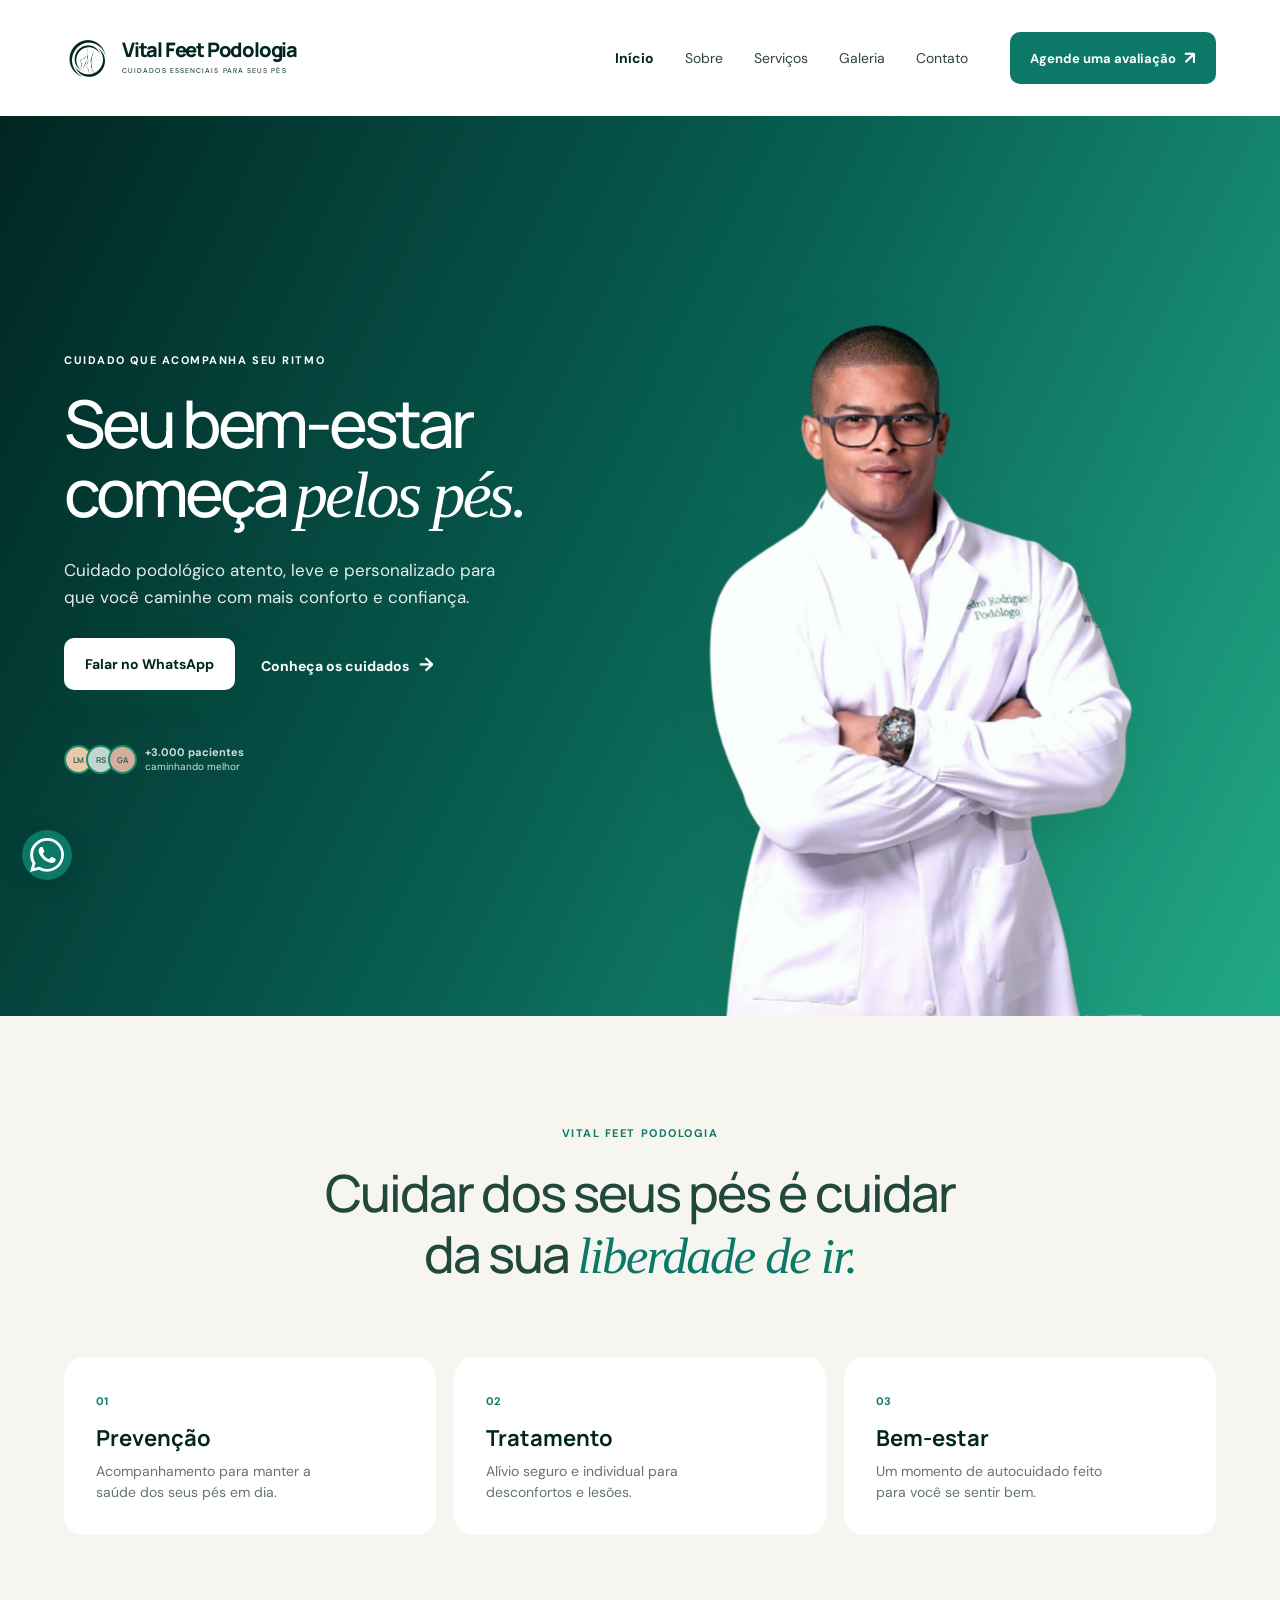
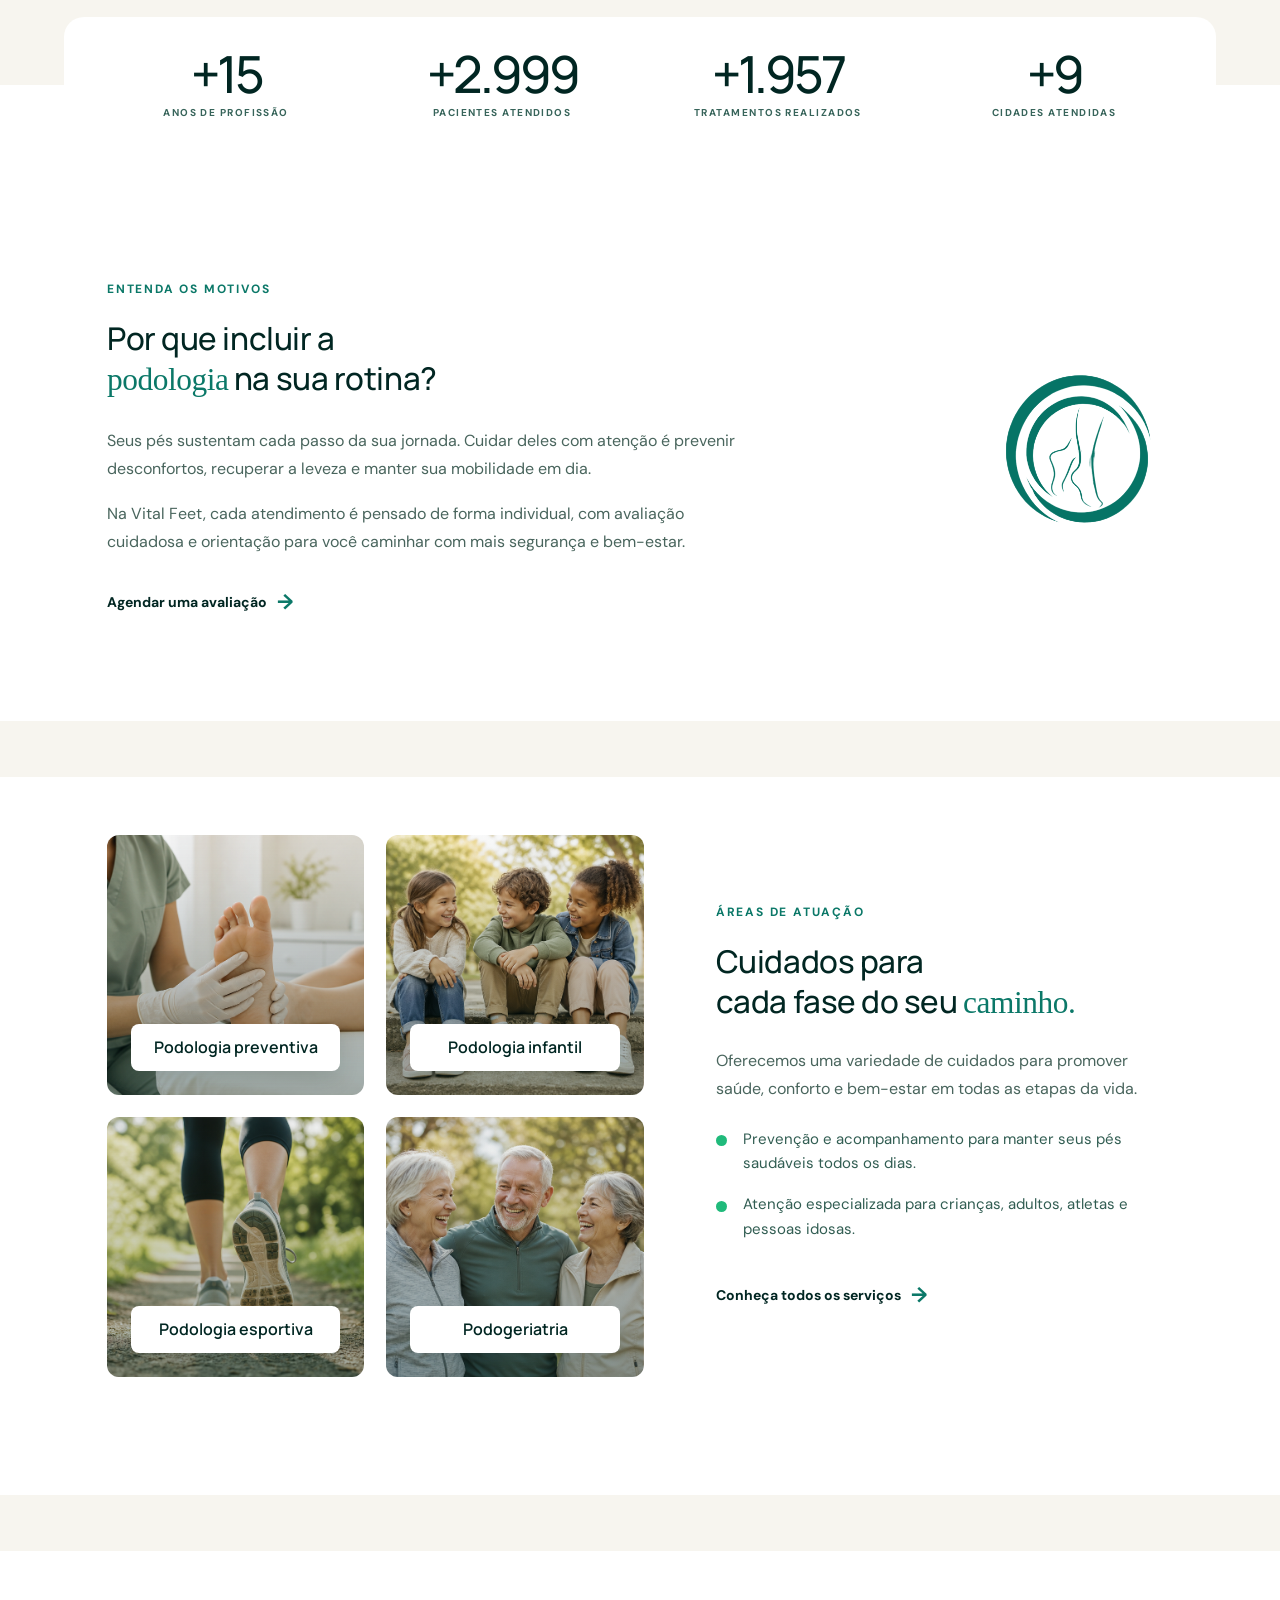
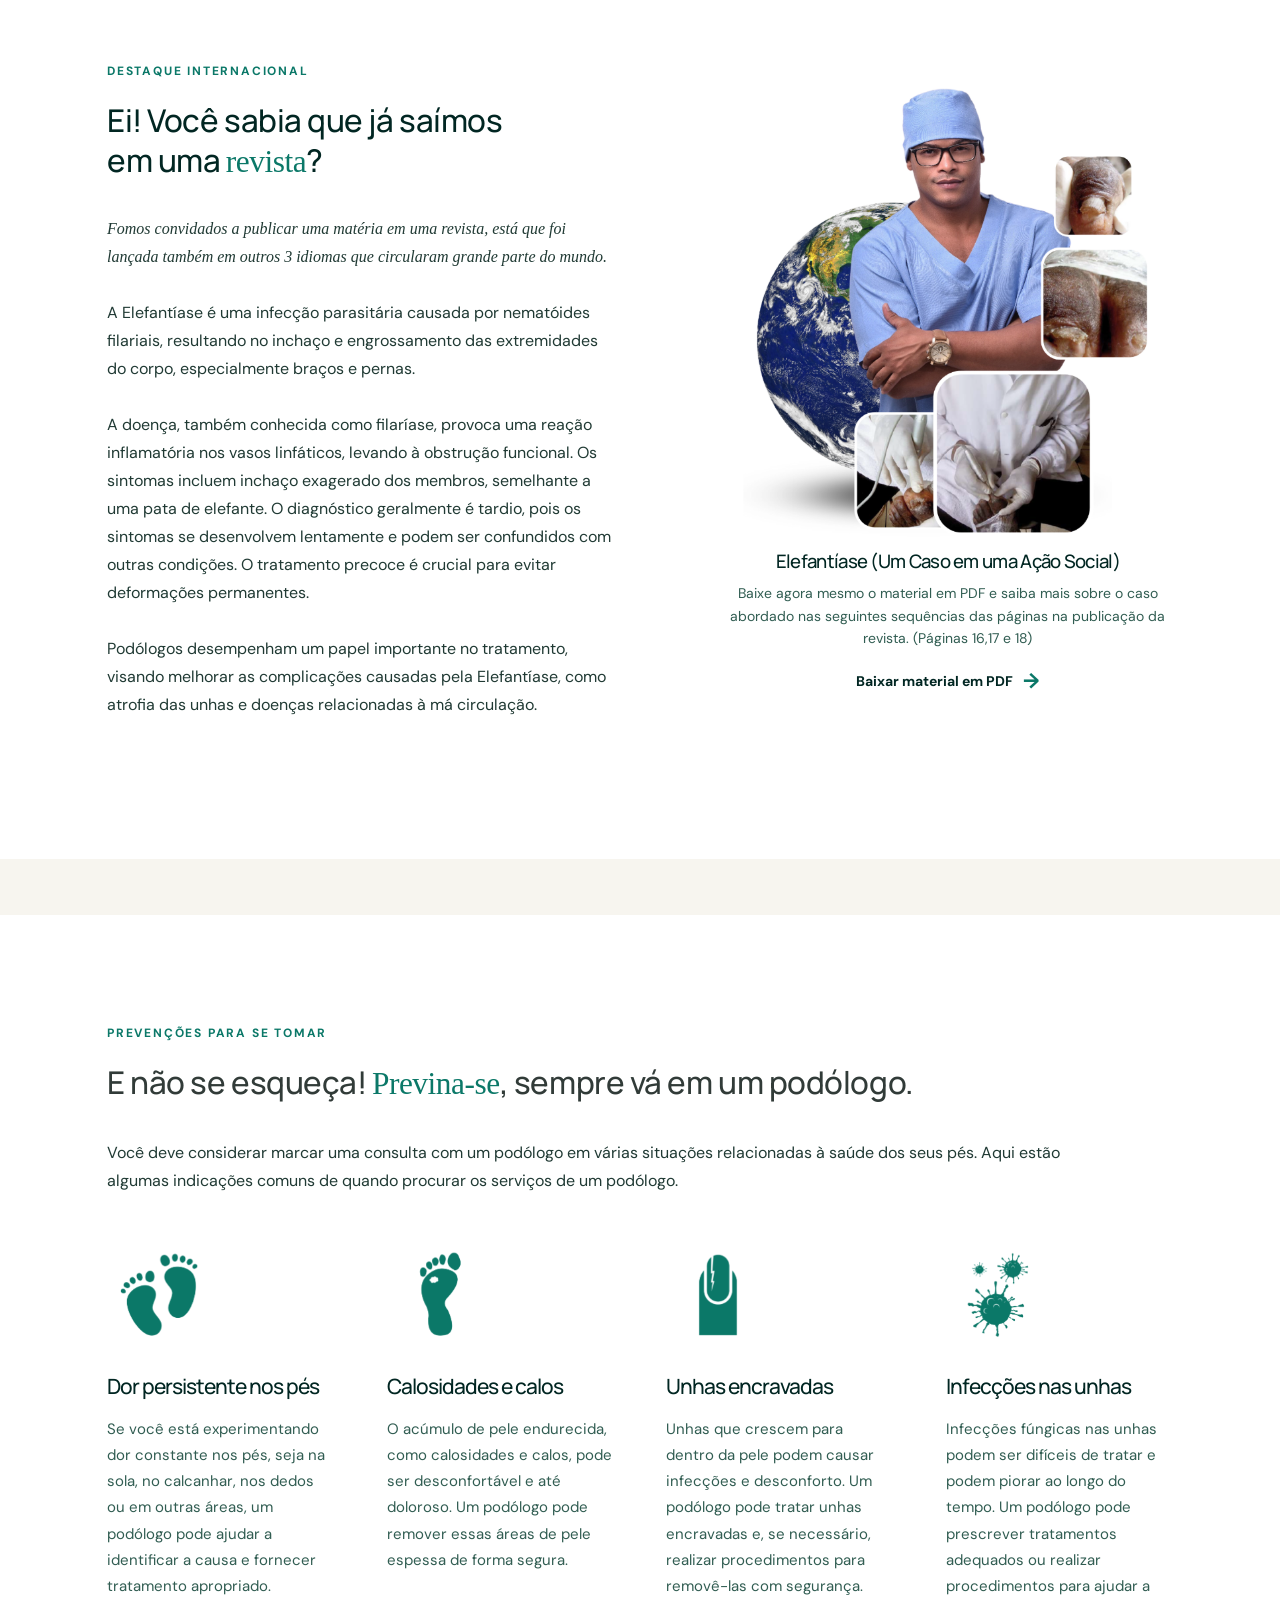
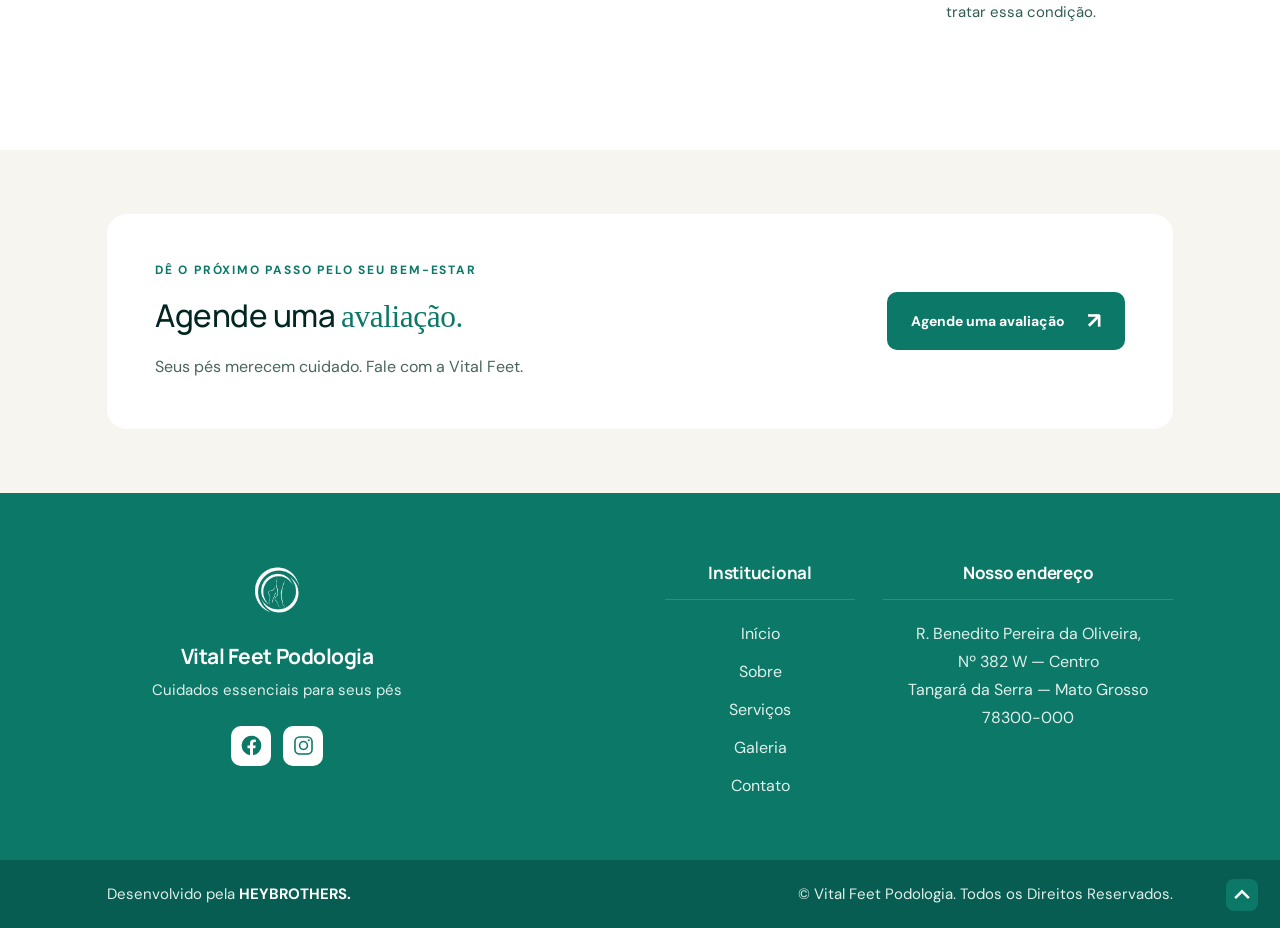
<file: index.html>
<!doctype html>
<html lang="pt-BR">
  <head>
    <meta charset="UTF-8" />
    <meta name="viewport" content="width=device-width, initial-scale=1.0" />
    <meta name="description" content="Vital Feet — cuidado podológico especializado para você caminhar com bem-estar." />
    <title>Vital Feet Podologia | Cuidados essenciais para seus pés</title>
    <link rel="icon" type="image/png" href="assets/favicon-vital-feet-podologia.png" />
    <link rel="preconnect" href="https://fonts.googleapis.com" />
    <link rel="preconnect" href="https://fonts.gstatic.com" crossorigin />
    <link href="https://fonts.googleapis.com/css2?family=DM+Sans:wght@400;500;600;700&family=Manrope:wght@400;500;600;700;800&display=swap" rel="stylesheet" />
    <link rel="stylesheet" href="styles.css" />
  </head>
  <body>
    <header class="site-header">
      <a class="brand" href="#inicio" aria-label="Vital Feet - início">
        <img class="brand-mark" src="assets/logo-vital-feet-podologia.png" alt="" />
        <span><strong>Vital Feet Podologia</strong><small>Cuidados essenciais para seus pés</small></span>
      </a>
      <button class="menu-toggle" aria-label="Abrir menu" aria-expanded="false"><span></span><span></span></button>
      <nav class="main-nav" aria-label="Navegação principal">
        <a class="active" aria-current="page" href="#inicio">Início</a>
        <a href="/sobre">Sobre</a>
        <a href="/servicos">Serviços</a>
        <a href="/galeria">Galeria</a>
        <a href="/contato">Contato</a>
      </nav>
      <a class="header-cta" href="https://vitalfeetpodologia40.booksy.com/a/" target="_blank" rel="noopener noreferrer">Agende uma avaliação <span>↗</span></a>
    </header>

    <main class="home-page">
      <section class="hero" id="inicio">
        <div class="hero-inner">
          <div class="hero-copy">
            <p class="eyebrow">cuidado que acompanha seu ritmo</p>
            <h1>Seu bem-estar<br />começa <em>pelos pés.</em></h1>
            <p class="hero-text">Cuidado podológico atento, leve e personalizado para que você caminhe com mais conforto e confiança.</p>
            <div class="hero-actions" id="agendar">
              <a class="button button-light" href="https://wa.me/5565998071796" target="_blank" rel="noreferrer">Falar no WhatsApp</a>
              <a class="text-link" href="/servicos">Conheça os cuidados <span>→</span></a>
            </div>
            <div class="trust-row"><div class="avatars"><b>LM</b><b>RS</b><b>GA</b></div><p><strong>+3.000 pacientes</strong><br />caminhando melhor</p></div>
          </div>
          <div class="hero-visual">
            <img src="assets/pedro-rodrigues-vital-feet-podologia.png" alt="Pedro Rodrigues, profissional de podologia da Vital Feet" />
          </div>
        </div>
      </section>

      <section class="intro" id="sobre"><p class="eyebrow dark">Vital Feet Podologia</p><h2>Cuidar dos seus pés é cuidar<br />da sua <em>liberdade de ir.</em></h2></section>
      <section class="services" id="servicos"><article><span>01</span><h3>Prevenção</h3><p>Acompanhamento para manter a saúde dos seus pés em dia.</p></article><article><span>02</span><h3>Tratamento</h3><p>Alívio seguro e individual para desconfortos e lesões.</p></article><article><span>03</span><h3>Bem-estar</h3><p>Um momento de autocuidado feito para você se sentir bem.</p></article></section>
      <section class="care-reasons" aria-labelledby="care-reasons-title">
        <div class="care-reasons-inner">
          <div class="results-strip" aria-label="Resultados da Vital Feet">
            <article><strong data-count="15">+15</strong><span>anos de profissão</span></article>
            <article><strong data-count="3000">+3.000</strong><span>pacientes atendidos</span></article>
            <article><strong data-count="2000">+2.000</strong><span>tratamentos realizados</span></article>
            <article><strong data-count="10">+10</strong><span>cidades atendidas</span></article>
          </div>
          <div class="reasons-content">
            <div>
              <p class="section-kicker">Entenda os motivos</p>
              <h2 id="care-reasons-title">Por que incluir a<br /><em>podologia</em> na sua rotina?</h2>
              <p>Seus pés sustentam cada passo da sua jornada. Cuidar deles com atenção é prevenir desconfortos, recuperar a leveza e manter sua mobilidade em dia.</p>
              <p>Na Vital Feet, cada atendimento é pensado de forma individual, com avaliação cuidadosa e orientação para você caminhar com mais segurança e bem-estar.</p>
              <a class="reason-link" href="https://vitalfeetpodologia40.booksy.com/a/" target="_blank" rel="noopener noreferrer">Agendar uma avaliação <span>→</span></a>
            </div>
            <img class="brand-mark" src="assets/logo-vital-feet-podologia.png" alt="" />
          </div>
        </div>
      </section>
      <section class="specialties" id="galeria" aria-labelledby="specialties-title">
        <div class="specialties-grid">
          <div class="specialty-cards">
            <article class="specialty-card preventive" role="img" aria-label="Atendimento de podologia preventiva"><span>Podologia preventiva</span></article>
            <article class="specialty-card children" role="img" aria-label="Crianças felizes em atendimento infantil"><span>Podologia infantil</span></article>
            <article class="specialty-card sports" role="img" aria-label="Pessoa correndo em parque"><span>Podologia esportiva</span></article>
            <article class="specialty-card seniors" role="img" aria-label="Pessoas idosas sorrindo ao ar livre"><span>Podogeriatria</span></article>
          </div>
          <div class="specialties-copy">
            <p class="section-kicker">Áreas de atuação</p>
            <h2 id="specialties-title">Cuidados para<br />cada fase do seu <em>caminho.</em></h2>
            <p>Oferecemos uma variedade de cuidados para promover saúde, conforto e bem-estar em todas as etapas da vida.</p>
            <ul>
              <li>Prevenção e acompanhamento para manter seus pés saudáveis todos os dias.</li>
              <li>Atenção especializada para crianças, adultos, atletas e pessoas idosas.</li>
            </ul>
            <a class="reason-link" href="/servicos">Conheça todos os serviços <span>→</span></a>
          </div>
        </div>
      </section>
      <section class="featured-story" aria-labelledby="featured-story-title">
        <div class="featured-story-grid">
          <div class="featured-story-copy">
            <p class="section-kicker">Destaque internacional</p>
            <h2 id="featured-story-title">Ei! Você sabia que já saímos<br />em uma <em>revista</em>?</h2>
            <p class="featured-lead">Fomos convidados a publicar uma matéria em uma revista, está que foi lançada também em outros 3 idiomas que circularam grande parte do mundo.</p>
            <p>A Elefantíase é uma infecção parasitária causada por nematóides filariais, resultando no inchaço e engrossamento das extremidades do corpo, especialmente braços e pernas.</p>
            <p>A doença, também conhecida como filaríase, provoca uma reação inflamatória nos vasos linfáticos, levando à obstrução funcional. Os sintomas incluem inchaço exagerado dos membros, semelhante a uma pata de elefante. O diagnóstico geralmente é tardio, pois os sintomas se desenvolvem lentamente e podem ser confundidos com outras condições. O tratamento precoce é crucial para evitar deformações permanentes.</p>
            <p>Podólogos desempenham um papel importante no tratamento, visando melhorar as complicações causadas pela Elefantíase, como atrofia das unhas e doenças relacionadas à má circulação.</p>
          </div>
          <aside class="featured-story-visual" aria-label="Atendimento especializado Vital Feet">
            <div class="featured-sticky">
              <img src="assets/destaque-revista-pedro.png" alt="Pedro Rodrigues em ação social de podologia" />
              <p class="visual-title">Elefantíase (Um Caso em uma Ação Social)</p>
              <p class="visual-caption">Baixe agora mesmo o material em PDF e saiba mais sobre o caso abordado nas seguintes sequências das páginas na publicação da revista. (Páginas 16,17 e 18)</p>
              <a class="reason-link" href="arquivos/revista-podologia.pdf" target="_blank" rel="noreferrer">Baixar material em PDF <span>→</span></a>
            </div>
          </aside>
        </div>
      </section>
      <section class="prevention" aria-labelledby="prevention-title">
        <div class="prevention-inner">
          <p class="section-kicker">Prevenções para se tomar</p>
          <h2 id="prevention-title">E não se esqueça! <em>Previna-se</em>, sempre vá em um podólogo.</h2>
          <p class="prevention-intro">Você deve considerar marcar uma consulta com um podólogo em várias situações relacionadas à saúde dos seus pés. Aqui estão algumas indicações comuns de quando procurar os serviços de um podólogo.</p>
          <div class="prevention-grid">
            <article class="prevention-card">
              <div class="prevention-icon feet" aria-hidden="true"><img src="assets/icon-inicio-1.png" alt="" width="104" height="105"></div>
              <h3>Dor persistente nos pés</h3>
              <p>Se você está experimentando dor constante nos pés, seja na sola, no calcanhar, nos dedos ou em outras áreas, um podólogo pode ajudar a identificar a causa e fornecer tratamento apropriado.</p>
            </article>
            <article class="prevention-card">
              <div class="prevention-icon callus" aria-hidden="true"><img src="assets/icon-inicio-2.png" alt="" width="104" height="105"></div>
              <h3>Calosidades e calos</h3>
              <p>O acúmulo de pele endurecida, como calosidades e calos, pode ser desconfortável e até doloroso. Um podólogo pode remover essas áreas de pele espessa de forma segura.</p>
            </article>
            <article class="prevention-card">
              <div class="prevention-icon nail" aria-hidden="true"><img src="assets/icon-inicio-3.png" alt="" width="104" height="105"></div>
              <h3>Unhas encravadas</h3>
              <p>Unhas que crescem para dentro da pele podem causar infecções e desconforto. Um podólogo pode tratar unhas encravadas e, se necessário, realizar procedimentos para removê-las com segurança.</p>
            </article>
            <article class="prevention-card">
              <div class="prevention-icon infection" aria-hidden="true"><img src="assets/icon-inicio-4.png" alt="" width="104" height="105"></div>
              <h3>Infecções nas unhas</h3>
              <p>Infecções fúngicas nas unhas podem ser difíceis de tratar e podem piorar ao longo do tempo. Um podólogo pode prescrever tratamentos adequados ou realizar procedimentos para ajudar a tratar essa condição.</p>
            </article>
          </div>
        </div>
      </section>
    </main>
    <footer class="site-footer" id="contato">
      <section class="footer-booking" aria-labelledby="footer-booking-title">
        <div class="footer-booking-inner">
          <div class="footer-booking-copy">
            <p class="section-kicker">Dê o próximo passo pelo seu bem-estar</p>
            <h2 id="footer-booking-title">Agende uma <em>avaliação.</em></h2>
            <p>Seus pés merecem cuidado. Fale com a Vital Feet.</p>
          </div>
          <a class="footer-booking-button" href="https://vitalfeetpodologia40.booksy.com/a/" target="_blank" rel="noopener noreferrer">Agende uma avaliação <span aria-hidden="true">↗</span></a>
        </div>
      </section>
      <div class="footer-main">
        <div class="footer-grid">
          <div class="footer-brand">
            <a href="#inicio" aria-label="Vital Feet Podologia — início"><img src="assets/logo-vital-feet-podologia.png" alt="" width="80" height="80" /></a>
            <p>Vital Feet Podologia<br /><span>Cuidados essenciais para seus pés</span></p>
            <div class="footer-socials" aria-label="Redes sociais">
              <a class="footer-social" href="https://www.facebook.com/vitalfeetpodologia/" target="_blank" rel="noopener noreferrer" aria-label="Facebook"><svg viewBox="0 0 32 32" aria-hidden="true"><path fill="currentColor" d="M31 16a15 15 0 1 0-17.3 14.8V20.3H9.9V16h3.8v-3.3c0-3.8 2.2-5.9 5.6-5.9 1.6 0 3.3.3 3.3.3v3.7h-1.9c-1.8 0-2.4 1.1-2.4 2.3V16h4.1l-.7 4.3h-3.4v10.5A15 15 0 0 0 31 16Z"/></svg></a>
              <a class="footer-social" href="https://www.instagram.com/vitalfeetpodologia/" target="_blank" rel="noopener noreferrer" aria-label="Instagram"><svg viewBox="0 0 32 32" fill="none" stroke="currentColor" stroke-width="2.4" aria-hidden="true"><rect x="3" y="3" width="26" height="26" rx="7"/><circle cx="16" cy="16" r="6"/><circle cx="24" cy="8" r="1.5" fill="currentColor" stroke="none"/></svg></a>
            </div>
          </div>
          <nav class="footer-column" aria-label="Institucional">
            <h2>Institucional</h2>
            <ul><li><a href="#inicio">Início</a></li><li><a href="/sobre">Sobre</a></li><li><a href="/servicos">Serviços</a></li><li><a href="/galeria">Galeria</a></li><li><a href="/contato">Contato</a></li></ul>
          </nav>
          <div class="footer-column">
            <h2>Nosso endereço</h2>
            <address><a class="footer-address-link" href="https://google.com/maps?gs_lcrp=EgZjaHJvbWUqDQgAEAAY4wIYgAQYnwQyDQgAEAAY4wIYgAQYnwQyDAgBEC4YJxivARjHATIKCAIQABiABBiiBDIKCAMQABiABBiiBDIHCAQQABjvBTIKCAUQABiABBiiBDIGCAYQRRg80gEIMzYwNGowajeoAgiwAgHxBWgf-cQ7dgmY&amp;um=1&amp;ie=UTF-8&amp;fb=1&amp;gl=br&amp;sa=X&amp;geocode=KUtLajRk-5iTMRIaLidUxCcd&amp;daddr=R.+Benedito+Pereira+da+Oliveira+(05),+382+W+-+Centro,+Tangará+da+Serra+-+MT,+78300-000" target="_blank" rel="noopener noreferrer"><span class="address-line">R. Benedito Pereira da Oliveira,</span><span class="address-line">Nº&nbsp;382&nbsp;W — Centro</span><span class="address-line">Tangará da Serra — Mato Grosso</span><span class="address-line">78300-000</span></a></address>
          </div>
        </div>
      </div>
      <div class="footer-bottom"><div><p>Desenvolvido pela <a href="https://heybrothers.vercel.app/" target="_blank" rel="noopener noreferrer"><strong>HEYBROTHERS.</strong></a></p><p>© Vital Feet Podologia. Todos os Direitos Reservados.</p></div></div>
      <a class="footer-back-top" href="#inicio" aria-label="Voltar ao início"><svg viewBox="0 0 32 32" fill="none" stroke="currentColor" stroke-width="4" aria-hidden="true"><path d="m5 21 11-11 11 11"/></svg></a>
    </footer>
    <a class="footer-whatsapp" href="https://wa.me/5565998071796" target="_blank" rel="noreferrer" aria-label="Falar com a Vital Feet pelo WhatsApp"><svg viewBox="0 0 24 24" fill="currentColor" aria-hidden="true"><path d="M20.52 3.48A11.87 11.87 0 0 0 12.05 0C5.46 0 .1 5.36 .1 11.95c0 2.11 .55 4.17 1.6 5.99L0 24l6.24-1.64a11.94 11.94 0 0 0 5.8 1.48h.01c6.59 0 11.95-5.36 11.95-11.95 0-3.19-1.24-6.19-3.48-8.41ZM12.05 21.82a9.9 9.9 0 0 1-5.04-1.38l-.36-.22-3.7.97.99-3.61-.24-.37a9.87 9.87 0 0 1-1.51-5.26c0-5.48 4.46-9.94 9.95-9.94a9.87 9.87 0 0 1 7.02 2.91 9.87 9.87 0 0 1 2.91 7.03c0 5.48-4.46 9.87-10.02 9.87Zm5.45-7.44c-.3-.15-1.77-.87-2.04-.97-.27-.1-.47-.15-.67.15-.2.3-.77.97-.94 1.17-.17.2-.35.22-.65.07-.3-.15-1.26-.46-2.39-1.47-.88-.78-1.47-1.75-1.64-2.05-.17-.3-.02-.46.13-.61.13-.13.3-.35.45-.52.15-.17.2-.3.3-.5.1-.2.05-.37-.02-.52-.08-.15-.67-1.62-.92-2.22-.24-.58-.49-.5-.67-.51h-.57c-.2 0-.52.07-.8.37-.27.3-1.04 1.02-1.04 2.49s1.07 2.89 1.22 3.09c.15.2 2.1 3.21 5.09 4.5.71.31 1.26.49 1.69.62.71.22 1.36.19 1.87.12.57-.08 1.77-.72 2.02-1.42.25-.7.25-1.3.17-1.42-.07-.12-.27-.2-.57-.35Z"/></svg></a>
    <script src="script.js"></script>
  </body>
</html>
</file>
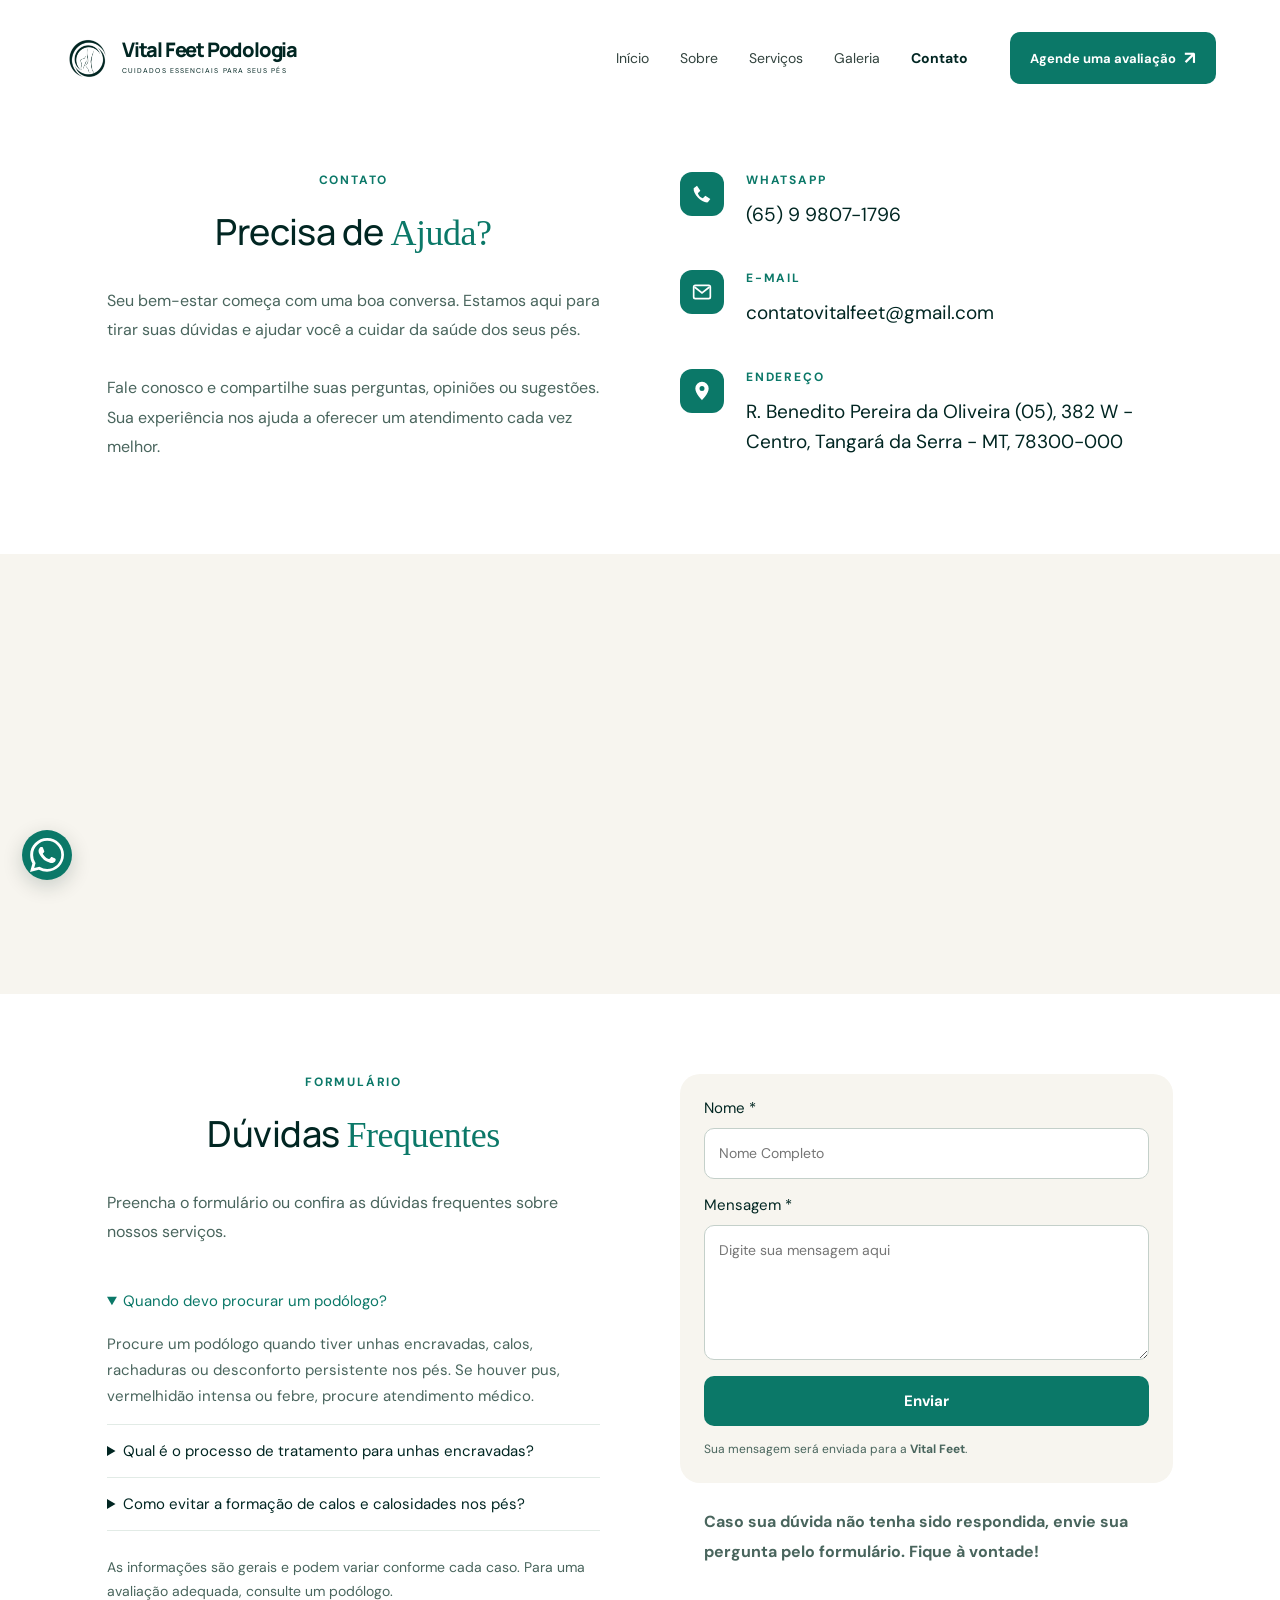
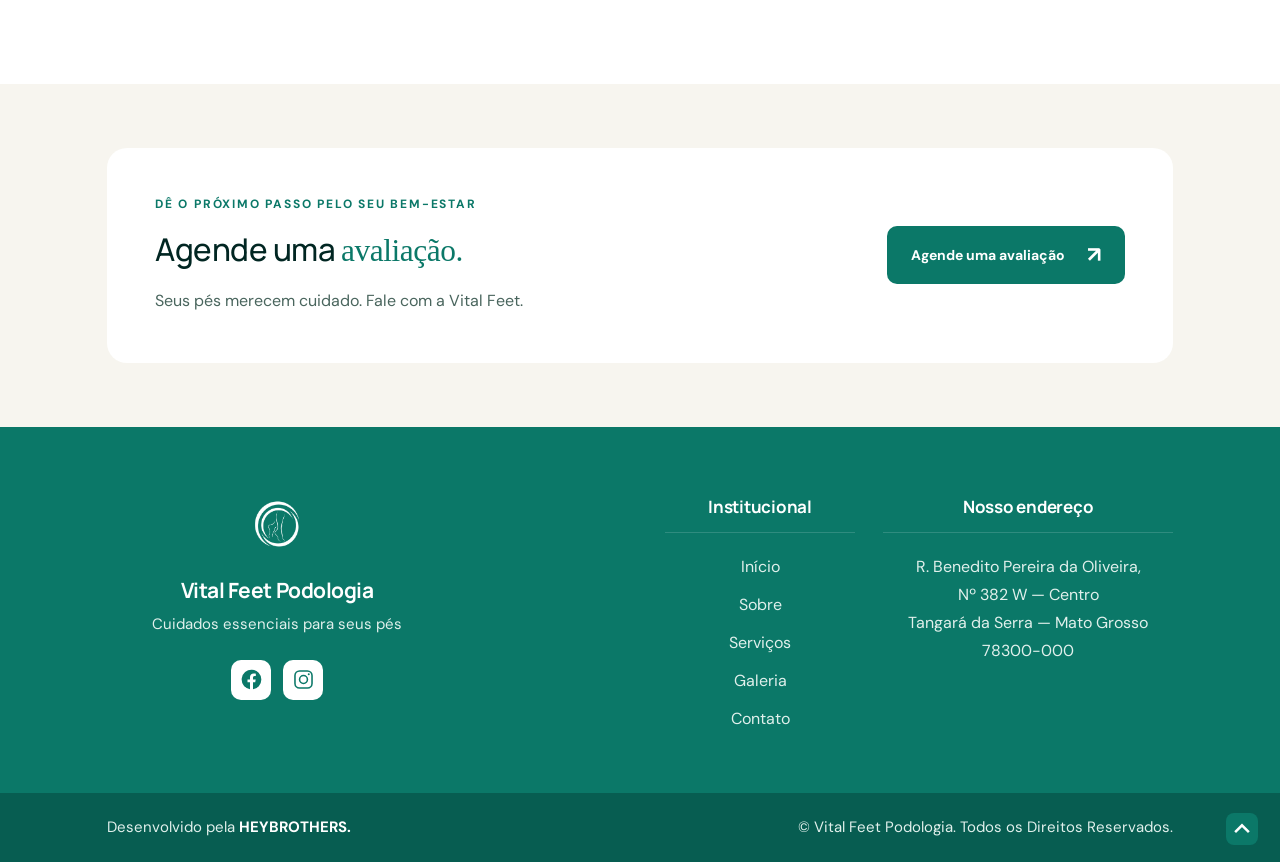
<file: contato.html>
<!doctype html>
<html lang="pt-BR">
  <head>
    <meta charset="UTF-8" />
    <meta name="viewport" content="width=device-width, initial-scale=1.0" />
    <meta name="description" content="Fale com a Vital Feet Podologia. Contato, localização e dúvidas frequentes." />
    <title>Contato | Vital Feet Podologia</title>
    <link rel="icon" type="image/png" href="assets/favicon-vital-feet-podologia.png" />
    <link rel="preconnect" href="https://fonts.googleapis.com" />
    <link rel="preconnect" href="https://fonts.gstatic.com" crossorigin />
    <link href="https://fonts.googleapis.com/css2?family=DM+Sans:wght@400;500;600;700&family=Manrope:wght@400;500;600;700;800&display=swap" rel="stylesheet" />
    <link rel="stylesheet" href="styles.css" />
  </head>
  <body>
    <header class="site-header">
      <a class="brand" href="/" aria-label="Vital Feet - início">
        <img class="brand-mark" src="assets/logo-vital-feet-podologia.png" alt="" />
        <span><strong>Vital Feet Podologia</strong><small>Cuidados essenciais para seus pés</small></span>
      </a>
      <button class="menu-toggle" aria-label="Abrir menu" aria-expanded="false"><span></span><span></span></button>
      <nav class="main-nav" aria-label="Navegação principal">
        <a href="/">Início</a>
        <a href="/sobre">Sobre</a>
        <a href="/servicos">Serviços</a>
        <a href="/galeria">Galeria</a>
        <a class="active" aria-current="page" href="/contato">Contato</a>
      </nav>
      <a class="header-cta" href="https://vitalfeetpodologia40.booksy.com/a/" target="_blank" rel="noopener noreferrer">Agende uma avaliação <span>↗</span></a>
    </header>

    <main class="contact-page" id="contato-topo">
      <section class="contact-intro contact-grid" aria-labelledby="contact-title">
        <div class="contact-copy"><p class="section-kicker">Contato</p><h1 id="contact-title">Precisa de <em>Ajuda?</em></h1>
          <p>Seu bem-estar começa com uma boa conversa. Estamos aqui para tirar suas dúvidas e ajudar você a cuidar da saúde dos seus pés.</p>
          <p>Fale conosco e compartilhe suas perguntas, opiniões ou sugestões. Sua experiência nos ajuda a oferecer um atendimento cada vez melhor.</p>
        </div>
        <div class="contact-methods">
          <a class="contact-method" href="https://wa.me/5565998071796" target="_blank" rel="noopener noreferrer"><span class="contact-icon" aria-hidden="true"><svg viewBox="0 0 24 24" fill="currentColor"><path d="M6 2 2 5c-1 7 10 18 17 17l3-4-6-4-3 3c-3-1-5-3-6-6l3-3-4-6Z"/></svg></span><span><span class="section-kicker">WhatsApp</span><strong>(65) 9 9807-1796</strong></span></a>
          <a class="contact-method" href="mailto:contatovitalfeet@gmail.com"><span class="contact-icon" aria-hidden="true"><svg viewBox="0 0 24 24" fill="none" stroke="currentColor" stroke-width="2"><rect x="2" y="4" width="20" height="16" rx="2"/><path d="m3 6 9 7 9-7"/></svg></span><span><span class="section-kicker">E-mail</span><strong>contatovitalfeet@gmail.com</strong></span></a>
          <a class="contact-method" href="https://google.com/maps?gs_lcrp=EgZjaHJvbWUqDQgAEAAY4wIYgAQYnwQyDQgAEAAY4wIYgAQYnwQyDAgBEC4YJxivARjHATIKCAIQABiABBiiBDIKCAMQABiABBiiBDIHCAQQABjvBTIKCAUQABiABBiiBDIGCAYQRRg80gEIMzYwNGowajeoAgiwAgHxBWgf-cQ7dgmY&amp;um=1&amp;ie=UTF-8&amp;fb=1&amp;gl=br&amp;sa=X&amp;geocode=KUtLajRk-5iTMRIaLidUxCcd&amp;daddr=R.+Benedito+Pereira+da+Oliveira+(05),+382+W+-+Centro,+Tangará+da+Serra+-+MT,+78300-000" target="_blank" rel="noopener noreferrer"><span class="contact-icon" aria-hidden="true"><svg viewBox="0 0 24 24" fill="currentColor"><path d="M12 1a8 8 0 0 0-8 8c0 6 8 14 8 14s8-8 8-14a8 8 0 0 0-8-8Zm0 11a3 3 0 1 1 0-6 3 3 0 0 1 0 6Z"/></svg></span><span><span class="section-kicker">Endereço</span><strong>R. Benedito Pereira da Oliveira (05), 382 W - Centro, Tangará da Serra - MT, 78300-000</strong></span></a>
        </div>
      </section>
      <section class="contact-map" aria-label="Localização da Vital Feet">
        <iframe class="contact-map-frame" title="Localização da Vital Feet Podologia no Google Maps" src="https://maps.google.com/maps?q=Vital%20Feet%20Podologia%2C%20R.%20Benedito%20Pereira%20da%20Oliveira%20%2805%29%2C%20382%20W%2C%20Centro%2C%20Tangar%C3%A1%20da%20Serra%2C%20MT%2C%2078300-000&amp;output=embed" loading="lazy" referrerpolicy="no-referrer-when-downgrade" allowfullscreen></iframe>
      </section>
      <section class="contact-form-section contact-grid" aria-labelledby="contact-faq-title">
        <div class="contact-copy"><p class="section-kicker">Formulário</p><h2 id="contact-faq-title">Dúvidas <em>Frequentes</em></h2><p>Preencha o formulário ou confira as dúvidas frequentes sobre nossos serviços.</p><details class="contact-faq" name="contact-faq" open><summary>Quando devo procurar um podólogo?</summary><p>Procure um podólogo quando tiver unhas encravadas, calos, rachaduras ou desconforto persistente nos pés. Se houver pus, vermelhidão intensa ou febre, procure atendimento médico.</p></details><details class="contact-faq" name="contact-faq"><summary>Qual é o processo de tratamento para unhas encravadas?</summary><p>O tratamento começa com a avaliação da unha e da pele ao redor. Conforme o caso, pode ser necessário retirar a parte da unha que machuca e orientar o corte correto. Casos com infecção ou recorrentes podem precisar de avaliação médica.</p></details><details class="contact-faq" name="contact-faq"><summary>Como evitar a formação de calos e calosidades nos pés?</summary><p>Use calçados confortáveis, que não apertem, e meias que reduzam o atrito. Hidrate os pés regularmente e evite cortar calos em casa. Se persistirem ou causarem dor, procure um podólogo.</p></details><p class="contact-faq-note">As informações são gerais e podem variar conforme cada caso. Para uma avaliação adequada, consulte um podólogo.</p></div>
        <div class="contact-form-column">
          <form class="contact-form" id="contact-form">
            <label for="contact-name">Nome <span aria-hidden="true">*</span></label><input id="contact-name" name="name" autocomplete="name" placeholder="Nome Completo" required maxlength="120" />
            <label for="contact-message">Mensagem <span aria-hidden="true">*</span></label><textarea id="contact-message" name="message" placeholder="Digite sua mensagem aqui" required rows="5" maxlength="3000"></textarea>
            <button type="submit">Enviar</button><p class="contact-form-note">Sua mensagem será enviada para a <strong>Vital Feet</strong>.</p>
          </form>
          <div class="contact-form-note-copy"><p><strong>Caso sua dúvida não tenha sido respondida, envie sua pergunta pelo formulário. Fique à vontade!</strong></p></div>
        </div>
      </section>
    </main>
    <footer class="site-footer" id="contato">
      <section class="footer-booking" aria-labelledby="footer-booking-title">
        <div class="footer-booking-inner">
          <div class="footer-booking-copy">
            <p class="section-kicker">Dê o próximo passo pelo seu bem-estar</p>
            <h2 id="footer-booking-title">Agende uma <em>avaliação.</em></h2>
            <p>Seus pés merecem cuidado. Fale com a Vital Feet.</p>
          </div>
          <a class="footer-booking-button" href="https://vitalfeetpodologia40.booksy.com/a/" target="_blank" rel="noopener noreferrer">Agende uma avaliação <span aria-hidden="true">↗</span></a>
        </div>
      </section>
      <div class="footer-main">
        <div class="footer-grid">
          <div class="footer-brand">
            <a href="/" aria-label="Vital Feet Podologia — início"><img src="assets/logo-vital-feet-podologia.png" alt="" width="80" height="80" /></a>
            <p>Vital Feet Podologia<br /><span>Cuidados essenciais para seus pés</span></p>
            <div class="footer-socials" aria-label="Redes sociais">
              <a class="footer-social" href="https://www.facebook.com/vitalfeetpodologia/" target="_blank" rel="noopener noreferrer" aria-label="Facebook"><svg viewBox="0 0 32 32" aria-hidden="true"><path fill="currentColor" d="M31 16a15 15 0 1 0-17.3 14.8V20.3H9.9V16h3.8v-3.3c0-3.8 2.2-5.9 5.6-5.9 1.6 0 3.3.3 3.3.3v3.7h-1.9c-1.8 0-2.4 1.1-2.4 2.3V16h4.1l-.7 4.3h-3.4v10.5A15 15 0 0 0 31 16Z"/></svg></a>
              <a class="footer-social" href="https://www.instagram.com/vitalfeetpodologia/" target="_blank" rel="noopener noreferrer" aria-label="Instagram"><svg viewBox="0 0 32 32" fill="none" stroke="currentColor" stroke-width="2.4" aria-hidden="true"><rect x="3" y="3" width="26" height="26" rx="7"/><circle cx="16" cy="16" r="6"/><circle cx="24" cy="8" r="1.5" fill="currentColor" stroke="none"/></svg></a>
            </div>
          </div>
          <nav class="footer-column" aria-label="Institucional">
            <h2>Institucional</h2>
            <ul><li><a href="/">Início</a></li><li><a href="/sobre">Sobre</a></li><li><a href="/servicos">Serviços</a></li><li><a href="/galeria">Galeria</a></li><li><a class="active" aria-current="page" href="/contato">Contato</a></li></ul>
          </nav>
          <div class="footer-column">
            <h2>Nosso endereço</h2>
            <address><a class="footer-address-link" href="https://google.com/maps?gs_lcrp=EgZjaHJvbWUqDQgAEAAY4wIYgAQYnwQyDQgAEAAY4wIYgAQYnwQyDAgBEC4YJxivARjHATIKCAIQABiABBiiBDIKCAMQABiABBiiBDIHCAQQABjvBTIKCAUQABiABBiiBDIGCAYQRRg80gEIMzYwNGowajeoAgiwAgHxBWgf-cQ7dgmY&amp;um=1&amp;ie=UTF-8&amp;fb=1&amp;gl=br&amp;sa=X&amp;geocode=KUtLajRk-5iTMRIaLidUxCcd&amp;daddr=R.+Benedito+Pereira+da+Oliveira+(05),+382+W+-+Centro,+Tangará+da+Serra+-+MT,+78300-000" target="_blank" rel="noopener noreferrer"><span class="address-line">R. Benedito Pereira da Oliveira,</span><span class="address-line">Nº&nbsp;382&nbsp;W — Centro</span><span class="address-line">Tangará da Serra — Mato Grosso</span><span class="address-line">78300-000</span></a></address>
          </div>
        </div>
      </div>
      <div class="footer-bottom"><div><p>Desenvolvido pela <a href="https://heybrothers.vercel.app/" target="_blank" rel="noopener noreferrer"><strong>HEYBROTHERS.</strong></a></p><p>© Vital Feet Podologia. Todos os Direitos Reservados.</p></div></div>
      <a class="footer-back-top" href="#contato-topo" aria-label="Voltar ao início"><svg viewBox="0 0 32 32" fill="none" stroke="currentColor" stroke-width="4" aria-hidden="true"><path d="m5 21 11-11 11 11"/></svg></a>
    </footer>
    <a class="footer-whatsapp" href="https://wa.me/5565998071796" target="_blank" rel="noreferrer" aria-label="Falar com a Vital Feet pelo WhatsApp"><svg viewBox="0 0 24 24" fill="currentColor" aria-hidden="true"><path d="M20.52 3.48A11.87 11.87 0 0 0 12.05 0C5.46 0 .1 5.36 .1 11.95c0 2.11 .55 4.17 1.6 5.99L0 24l6.24-1.64a11.94 11.94 0 0 0 5.8 1.48h.01c6.59 0 11.95-5.36 11.95-11.95 0-3.19-1.24-6.19-3.48-8.41ZM12.05 21.82a9.9 9.9 0 0 1-5.04-1.38l-.36-.22-3.7.97.99-3.61-.24-.37a9.87 9.87 0 0 1-1.51-5.26c0-5.48 4.46-9.94 9.95-9.94a9.87 9.87 0 0 1 7.02 2.91 9.87 9.87 0 0 1 2.91 7.03c0 5.48-4.46 9.87-10.02 9.87Zm5.45-7.44c-.3-.15-1.77-.87-2.04-.97-.27-.1-.47-.15-.67.15-.2.3-.77.97-.94 1.17-.17.2-.35.22-.65.07-.3-.15-1.26-.46-2.39-1.47-.88-.78-1.47-1.75-1.64-2.05-.17-.3-.02-.46.13-.61.13-.13.3-.35.45-.52.15-.17.2-.3.3-.5.1-.2.05-.37-.02-.52-.08-.15-.67-1.62-.92-2.22-.24-.58-.49-.5-.67-.51h-.57c-.2 0-.52.07-.8.37-.27.3-1.04 1.02-1.04 2.49s1.07 2.89 1.22 3.09c.15.2 2.1 3.21 5.09 4.5.71.31 1.26.49 1.69.62.71.22 1.36.19 1.87.12.57-.08 1.77-.72 2.02-1.42.25-.7.25-1.3.17-1.42-.07-.12-.27-.2-.57-.35Z"/></svg></a>
    <script src="script.js"></script>
  </body>
</html>
</file>
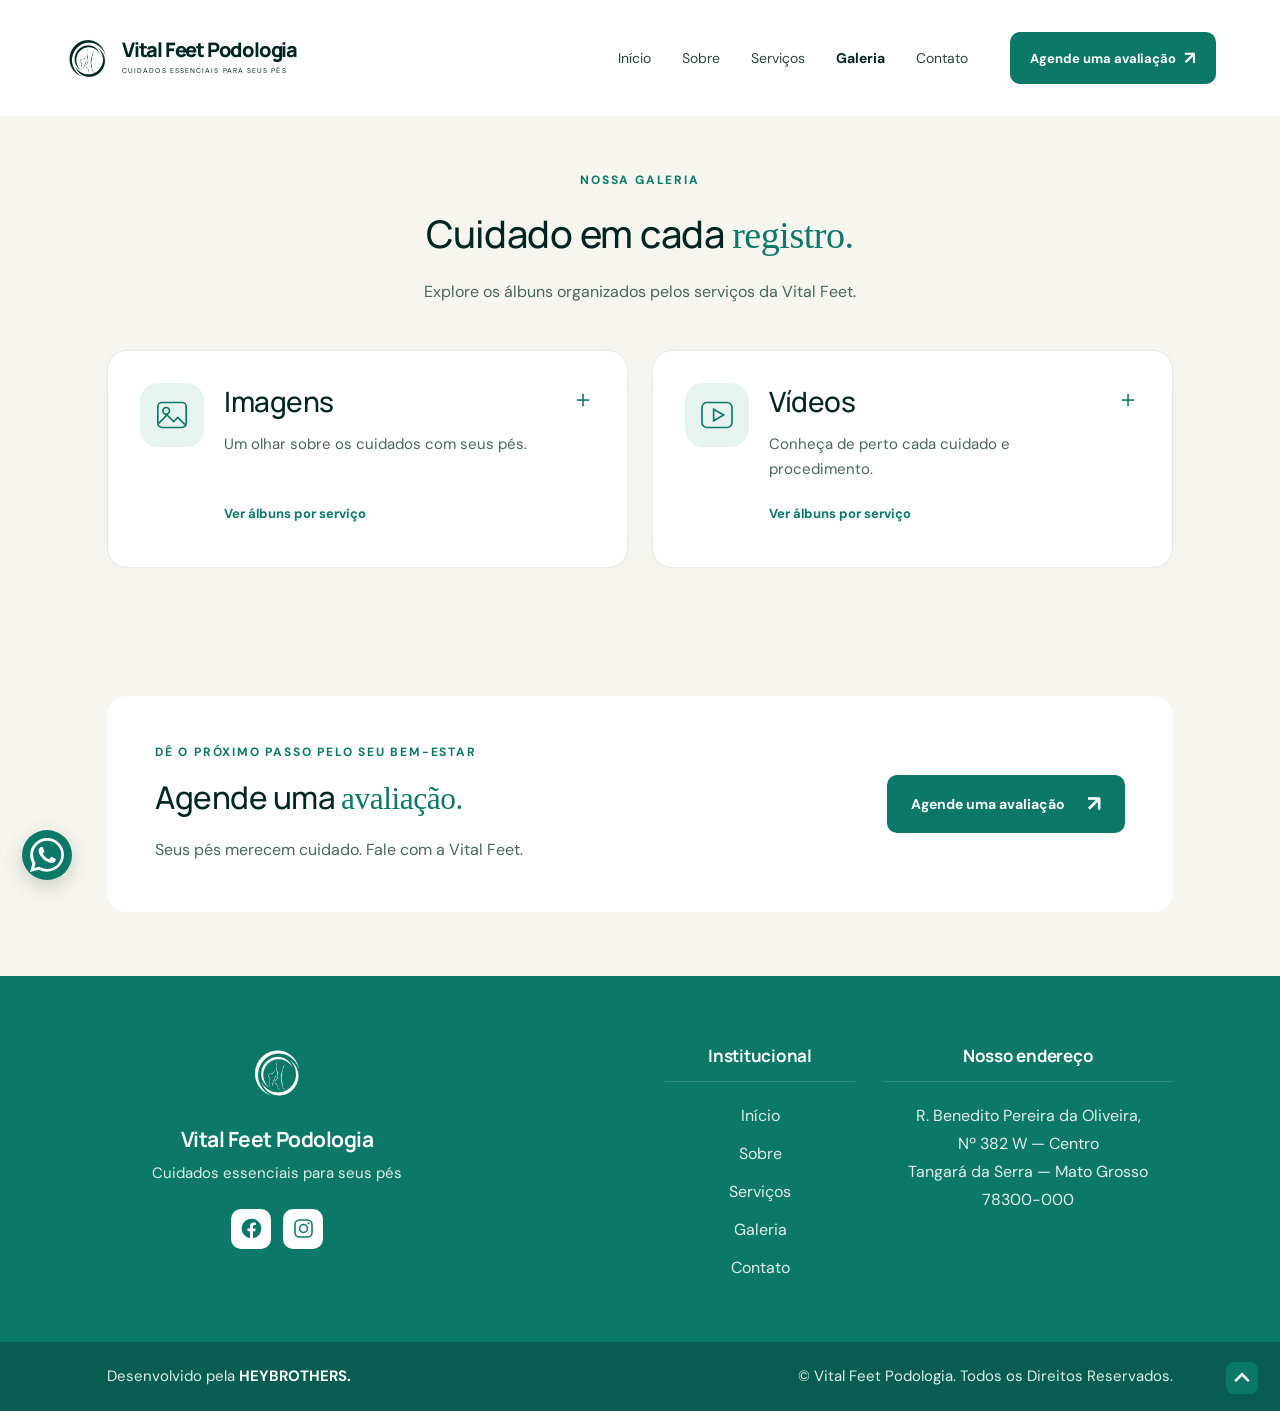
<file: galeria.html>
<!doctype html>
<html lang="pt-BR">
  <head>
    <meta charset="UTF-8" />
    <meta name="viewport" content="width=device-width, initial-scale=1.0" />
    <meta name="description" content="Galeria de imagens e vídeos organizada pelos serviços da Vital Feet Podologia." />
    <title>Galeria | Vital Feet Podologia</title>
    <link rel="icon" type="image/png" href="assets/favicon-vital-feet-podologia.png" />
    <link rel="preconnect" href="https://fonts.googleapis.com" />
    <link rel="preconnect" href="https://fonts.gstatic.com" crossorigin />
    <link href="https://fonts.googleapis.com/css2?family=DM+Sans:wght@400;500;600;700&family=Manrope:wght@400;500;600;700;800&display=swap" rel="stylesheet" />
    <link rel="stylesheet" href="styles.css" />
  </head>
  <body>
    <header class="site-header">
      <a class="brand" href="/" aria-label="Vital Feet - início">
        <img class="brand-mark" src="assets/logo-vital-feet-podologia.png" alt="" />
        <span><strong>Vital Feet Podologia</strong><small>Cuidados essenciais para seus pés</small></span>
      </a>
      <button class="menu-toggle" aria-label="Abrir menu" aria-expanded="false"><span></span><span></span></button>
      <nav class="main-nav" aria-label="Navegação principal">
        <a href="/">Início</a>
        <a href="/sobre">Sobre</a>
        <a href="/servicos">Serviços</a>
        <a class="active" aria-current="page" href="/galeria">Galeria</a>
        <a href="/contato">Contato</a>
      </nav>
      <a class="header-cta" href="https://vitalfeetpodologia40.booksy.com/a/" target="_blank" rel="noopener noreferrer">Agende uma avaliação <span>↗</span></a>
    </header>

    <main class="gallery-page" id="galeria">
      <section class="gallery-content" aria-labelledby="gallery-title">
        <div class="gallery-heading"><p class="section-kicker">Nossa galeria</p><h1 id="gallery-title">Cuidado em cada <em>registro.</em></h1><p>Explore os álbuns organizados pelos serviços da Vital Feet.</p></div>
        <div class="gallery-collections"><button type="button" class="gallery-collection gallery-trigger" data-gallery-dialog="gallery-modal-1" aria-haspopup="dialog" aria-controls="gallery-modal-1"><span class="gallery-main-icon"><svg viewBox="0 0 48 48" fill="none" stroke="currentColor" stroke-width="2" aria-hidden="true"><rect x="7" y="9" width="34" height="30" rx="5"/><circle cx="17" cy="19" r="4"/><path d="m8 34 10-10 8 8 5-5 10 10"/></svg></span><span class="gallery-summary-copy"><strong>Imagens</strong><span>Um olhar sobre os cuidados com seus pés.</span><small>Ver álbuns por serviço</small></span><span class="gallery-chevron" aria-hidden="true">＋</span></button><button type="button" class="gallery-collection gallery-trigger" data-gallery-dialog="gallery-modal-2" aria-haspopup="dialog" aria-controls="gallery-modal-2"><span class="gallery-main-icon"><svg viewBox="0 0 48 48" fill="none" stroke="currentColor" stroke-width="2" aria-hidden="true"><rect x="6" y="9" width="36" height="30" rx="6"/><path d="m20 17 12 7-12 7V17Z"/></svg></span><span class="gallery-summary-copy"><strong>Vídeos</strong><span>Conheça de perto cada cuidado e procedimento.</span><small>Ver álbuns por serviço</small></span><span class="gallery-chevron" aria-hidden="true">＋</span></button></div>
      </section>
<dialog class="gallery-modal" id="gallery-modal-1" aria-labelledby="gallery-modal-1-title"><div class="gallery-modal-header"><div><h2 id="gallery-modal-1-title">Imagens</h2></div><button class="gallery-modal-close" type="button" aria-label="Fechar álbuns de imagens" autofocus>×</button></div><div class="gallery-modal-body"><div class="gallery-albums"><article class="gallery-album"><div class="gallery-album-cover"><svg viewBox="0 0 32 32" fill="none" stroke="currentColor" stroke-width="1.8" aria-hidden="true"><path d="M3 10V7a2 2 0 0 1 2-2h8l4 4h10a2 2 0 0 1 2 2v14a2 2 0 0 1-2 2H5a2 2 0 0 1-2-2V10Z"/></svg><span>Álbum de imagens</span></div><h3>Calosidades</h3><p>Em breve</p></article><article class="gallery-album"><div class="gallery-album-cover"><svg viewBox="0 0 32 32" fill="none" stroke="currentColor" stroke-width="1.8" aria-hidden="true"><path d="M3 10V7a2 2 0 0 1 2-2h8l4 4h10a2 2 0 0 1 2 2v14a2 2 0 0 1-2 2H5a2 2 0 0 1-2-2V10Z"/></svg><span>Álbum de imagens</span></div><h3>Unhas Encravadas</h3><p>Em breve</p></article><article class="gallery-album"><div class="gallery-album-cover"><svg viewBox="0 0 32 32" fill="none" stroke="currentColor" stroke-width="1.8" aria-hidden="true"><path d="M3 10V7a2 2 0 0 1 2-2h8l4 4h10a2 2 0 0 1 2 2v14a2 2 0 0 1-2 2H5a2 2 0 0 1-2-2V10Z"/></svg><span>Álbum de imagens</span></div><h3>Rachaduras</h3><p>Em breve</p></article><article class="gallery-album"><div class="gallery-album-cover"><svg viewBox="0 0 32 32" fill="none" stroke="currentColor" stroke-width="1.8" aria-hidden="true"><path d="M3 10V7a2 2 0 0 1 2-2h8l4 4h10a2 2 0 0 1 2 2v14a2 2 0 0 1-2 2H5a2 2 0 0 1-2-2V10Z"/></svg><span>Álbum de imagens</span></div><h3>Pé Diabético</h3><p>Em breve</p></article><article class="gallery-album"><div class="gallery-album-cover"><svg viewBox="0 0 32 32" fill="none" stroke="currentColor" stroke-width="1.8" aria-hidden="true"><path d="M3 10V7a2 2 0 0 1 2-2h8l4 4h10a2 2 0 0 1 2 2v14a2 2 0 0 1-2 2H5a2 2 0 0 1-2-2V10Z"/></svg><span>Álbum de imagens</span></div><h3>Verruga (Olho de Peixe)</h3><p>Em breve</p></article><article class="gallery-album"><div class="gallery-album-cover"><svg viewBox="0 0 32 32" fill="none" stroke="currentColor" stroke-width="1.8" aria-hidden="true"><path d="M3 10V7a2 2 0 0 1 2-2h8l4 4h10a2 2 0 0 1 2 2v14a2 2 0 0 1-2 2H5a2 2 0 0 1-2-2V10Z"/></svg><span>Álbum de imagens</span></div><h3>Bicho de pé</h3><p>Em breve</p></article><article class="gallery-album"><div class="gallery-album-cover"><svg viewBox="0 0 32 32" fill="none" stroke="currentColor" stroke-width="1.8" aria-hidden="true"><path d="M3 10V7a2 2 0 0 1 2-2h8l4 4h10a2 2 0 0 1 2 2v14a2 2 0 0 1-2 2H5a2 2 0 0 1-2-2V10Z"/></svg><span>Álbum de imagens</span></div><h3>Micose</h3><p>Em breve</p></article><article class="gallery-album"><div class="gallery-album-cover"><svg viewBox="0 0 32 32" fill="none" stroke="currentColor" stroke-width="1.8" aria-hidden="true"><path d="M3 10V7a2 2 0 0 1 2-2h8l4 4h10a2 2 0 0 1 2 2v14a2 2 0 0 1-2 2H5a2 2 0 0 1-2-2V10Z"/></svg><span>Álbum de imagens</span></div><h3>Órtese</h3><p>Em breve</p></article><article class="gallery-album"><div class="gallery-album-cover"><svg viewBox="0 0 32 32" fill="none" stroke="currentColor" stroke-width="1.8" aria-hidden="true"><path d="M3 10V7a2 2 0 0 1 2-2h8l4 4h10a2 2 0 0 1 2 2v14a2 2 0 0 1-2 2H5a2 2 0 0 1-2-2V10Z"/></svg><span>Álbum de imagens</span></div><h3>Reflexologia Podal</h3><p>Em breve</p></article><article class="gallery-album"><div class="gallery-album-cover"><svg viewBox="0 0 32 32" fill="none" stroke="currentColor" stroke-width="1.8" aria-hidden="true"><path d="M3 10V7a2 2 0 0 1 2-2h8l4 4h10a2 2 0 0 1 2 2v14a2 2 0 0 1-2 2H5a2 2 0 0 1-2-2V10Z"/></svg><span>Álbum de imagens</span></div><h3>Fototerapia Laser</h3><p>Em breve</p></article><article class="gallery-album"><div class="gallery-album-cover"><svg viewBox="0 0 32 32" fill="none" stroke="currentColor" stroke-width="1.8" aria-hidden="true"><path d="M3 10V7a2 2 0 0 1 2-2h8l4 4h10a2 2 0 0 1 2 2v14a2 2 0 0 1-2 2H5a2 2 0 0 1-2-2V10Z"/></svg><span>Álbum de imagens</span></div><h3>Massagem Podal</h3><p>Em breve</p></article><article class="gallery-album"><div class="gallery-album-cover"><svg viewBox="0 0 32 32" fill="none" stroke="currentColor" stroke-width="1.8" aria-hidden="true"><path d="M3 10V7a2 2 0 0 1 2-2h8l4 4h10a2 2 0 0 1 2 2v14a2 2 0 0 1-2 2H5a2 2 0 0 1-2-2V10Z"/></svg><span>Álbum de imagens</span></div><h3>Podologia Infantil</h3><p>Em breve</p></article><article class="gallery-album"><div class="gallery-album-cover"><svg viewBox="0 0 32 32" fill="none" stroke="currentColor" stroke-width="1.8" aria-hidden="true"><path d="M3 10V7a2 2 0 0 1 2-2h8l4 4h10a2 2 0 0 1 2 2v14a2 2 0 0 1-2 2H5a2 2 0 0 1-2-2V10Z"/></svg><span>Álbum de imagens</span></div><h3>Podogeriatria</h3><p>Em breve</p></article></div></div></dialog>
<dialog class="gallery-modal" id="gallery-modal-2" aria-labelledby="gallery-modal-2-title"><div class="gallery-modal-header"><div><h2 id="gallery-modal-2-title">Vídeos</h2></div><button class="gallery-modal-close" type="button" aria-label="Fechar álbuns de vídeos" autofocus>×</button></div><div class="gallery-modal-body"><div class="gallery-albums"><article class="gallery-album"><div class="gallery-album-cover"><svg viewBox="0 0 32 32" fill="none" stroke="currentColor" stroke-width="1.8" aria-hidden="true"><path d="M3 10V7a2 2 0 0 1 2-2h8l4 4h10a2 2 0 0 1 2 2v14a2 2 0 0 1-2 2H5a2 2 0 0 1-2-2V10Z"/></svg><span>Álbum de vídeos</span></div><h3>Calosidades</h3><p>Em breve</p></article><article class="gallery-album"><div class="gallery-album-cover"><svg viewBox="0 0 32 32" fill="none" stroke="currentColor" stroke-width="1.8" aria-hidden="true"><path d="M3 10V7a2 2 0 0 1 2-2h8l4 4h10a2 2 0 0 1 2 2v14a2 2 0 0 1-2 2H5a2 2 0 0 1-2-2V10Z"/></svg><span>Álbum de vídeos</span></div><h3>Unhas Encravadas</h3><p>Em breve</p></article><article class="gallery-album"><div class="gallery-album-cover"><svg viewBox="0 0 32 32" fill="none" stroke="currentColor" stroke-width="1.8" aria-hidden="true"><path d="M3 10V7a2 2 0 0 1 2-2h8l4 4h10a2 2 0 0 1 2 2v14a2 2 0 0 1-2 2H5a2 2 0 0 1-2-2V10Z"/></svg><span>Álbum de vídeos</span></div><h3>Rachaduras</h3><p>Em breve</p></article><article class="gallery-album"><div class="gallery-album-cover"><svg viewBox="0 0 32 32" fill="none" stroke="currentColor" stroke-width="1.8" aria-hidden="true"><path d="M3 10V7a2 2 0 0 1 2-2h8l4 4h10a2 2 0 0 1 2 2v14a2 2 0 0 1-2 2H5a2 2 0 0 1-2-2V10Z"/></svg><span>Álbum de vídeos</span></div><h3>Pé Diabético</h3><p>Em breve</p></article><article class="gallery-album"><div class="gallery-album-cover"><svg viewBox="0 0 32 32" fill="none" stroke="currentColor" stroke-width="1.8" aria-hidden="true"><path d="M3 10V7a2 2 0 0 1 2-2h8l4 4h10a2 2 0 0 1 2 2v14a2 2 0 0 1-2 2H5a2 2 0 0 1-2-2V10Z"/></svg><span>Álbum de vídeos</span></div><h3>Verruga (Olho de Peixe)</h3><p>Em breve</p></article><article class="gallery-album"><div class="gallery-album-cover"><svg viewBox="0 0 32 32" fill="none" stroke="currentColor" stroke-width="1.8" aria-hidden="true"><path d="M3 10V7a2 2 0 0 1 2-2h8l4 4h10a2 2 0 0 1 2 2v14a2 2 0 0 1-2 2H5a2 2 0 0 1-2-2V10Z"/></svg><span>Álbum de vídeos</span></div><h3>Bicho de pé</h3><p>Em breve</p></article><article class="gallery-album"><div class="gallery-album-cover"><svg viewBox="0 0 32 32" fill="none" stroke="currentColor" stroke-width="1.8" aria-hidden="true"><path d="M3 10V7a2 2 0 0 1 2-2h8l4 4h10a2 2 0 0 1 2 2v14a2 2 0 0 1-2 2H5a2 2 0 0 1-2-2V10Z"/></svg><span>Álbum de vídeos</span></div><h3>Micose</h3><p>Em breve</p></article><article class="gallery-album"><div class="gallery-album-cover"><svg viewBox="0 0 32 32" fill="none" stroke="currentColor" stroke-width="1.8" aria-hidden="true"><path d="M3 10V7a2 2 0 0 1 2-2h8l4 4h10a2 2 0 0 1 2 2v14a2 2 0 0 1-2 2H5a2 2 0 0 1-2-2V10Z"/></svg><span>Álbum de vídeos</span></div><h3>Órtese</h3><p>Em breve</p></article><article class="gallery-album"><div class="gallery-album-cover"><svg viewBox="0 0 32 32" fill="none" stroke="currentColor" stroke-width="1.8" aria-hidden="true"><path d="M3 10V7a2 2 0 0 1 2-2h8l4 4h10a2 2 0 0 1 2 2v14a2 2 0 0 1-2 2H5a2 2 0 0 1-2-2V10Z"/></svg><span>Álbum de vídeos</span></div><h3>Reflexologia Podal</h3><p>Em breve</p></article><article class="gallery-album"><div class="gallery-album-cover"><svg viewBox="0 0 32 32" fill="none" stroke="currentColor" stroke-width="1.8" aria-hidden="true"><path d="M3 10V7a2 2 0 0 1 2-2h8l4 4h10a2 2 0 0 1 2 2v14a2 2 0 0 1-2 2H5a2 2 0 0 1-2-2V10Z"/></svg><span>Álbum de vídeos</span></div><h3>Fototerapia Laser</h3><p>Em breve</p></article><article class="gallery-album"><div class="gallery-album-cover"><svg viewBox="0 0 32 32" fill="none" stroke="currentColor" stroke-width="1.8" aria-hidden="true"><path d="M3 10V7a2 2 0 0 1 2-2h8l4 4h10a2 2 0 0 1 2 2v14a2 2 0 0 1-2 2H5a2 2 0 0 1-2-2V10Z"/></svg><span>Álbum de vídeos</span></div><h3>Massagem Podal</h3><p>Em breve</p></article><article class="gallery-album"><div class="gallery-album-cover"><svg viewBox="0 0 32 32" fill="none" stroke="currentColor" stroke-width="1.8" aria-hidden="true"><path d="M3 10V7a2 2 0 0 1 2-2h8l4 4h10a2 2 0 0 1 2 2v14a2 2 0 0 1-2 2H5a2 2 0 0 1-2-2V10Z"/></svg><span>Álbum de vídeos</span></div><h3>Podologia Infantil</h3><p>Em breve</p></article><article class="gallery-album"><div class="gallery-album-cover"><svg viewBox="0 0 32 32" fill="none" stroke="currentColor" stroke-width="1.8" aria-hidden="true"><path d="M3 10V7a2 2 0 0 1 2-2h8l4 4h10a2 2 0 0 1 2 2v14a2 2 0 0 1-2 2H5a2 2 0 0 1-2-2V10Z"/></svg><span>Álbum de vídeos</span></div><h3>Podogeriatria</h3><p>Em breve</p></article></div></div></dialog>
    </main>
    <footer class="site-footer" id="contato">
      <section class="footer-booking" aria-labelledby="footer-booking-title">
        <div class="footer-booking-inner">
          <div class="footer-booking-copy">
            <p class="section-kicker">Dê o próximo passo pelo seu bem-estar</p>
            <h2 id="footer-booking-title">Agende uma <em>avaliação.</em></h2>
            <p>Seus pés merecem cuidado. Fale com a Vital Feet.</p>
          </div>
          <a class="footer-booking-button" href="https://vitalfeetpodologia40.booksy.com/a/" target="_blank" rel="noopener noreferrer">Agende uma avaliação <span aria-hidden="true">↗</span></a>
        </div>
      </section>
      <div class="footer-main">
        <div class="footer-grid">
          <div class="footer-brand">
            <a href="/" aria-label="Vital Feet Podologia — início"><img src="assets/logo-vital-feet-podologia.png" alt="" width="80" height="80" /></a>
            <p>Vital Feet Podologia<br /><span>Cuidados essenciais para seus pés</span></p>
            <div class="footer-socials" aria-label="Redes sociais">
              <a class="footer-social" href="https://www.facebook.com/vitalfeetpodologia/" target="_blank" rel="noopener noreferrer" aria-label="Facebook"><svg viewBox="0 0 32 32" aria-hidden="true"><path fill="currentColor" d="M31 16a15 15 0 1 0-17.3 14.8V20.3H9.9V16h3.8v-3.3c0-3.8 2.2-5.9 5.6-5.9 1.6 0 3.3.3 3.3.3v3.7h-1.9c-1.8 0-2.4 1.1-2.4 2.3V16h4.1l-.7 4.3h-3.4v10.5A15 15 0 0 0 31 16Z"/></svg></a>
              <a class="footer-social" href="https://www.instagram.com/vitalfeetpodologia/" target="_blank" rel="noopener noreferrer" aria-label="Instagram"><svg viewBox="0 0 32 32" fill="none" stroke="currentColor" stroke-width="2.4" aria-hidden="true"><rect x="3" y="3" width="26" height="26" rx="7"/><circle cx="16" cy="16" r="6"/><circle cx="24" cy="8" r="1.5" fill="currentColor" stroke="none"/></svg></a>
            </div>
          </div>
          <nav class="footer-column" aria-label="Institucional">
            <h2>Institucional</h2>
            <ul><li><a href="/">Início</a></li><li><a href="/sobre">Sobre</a></li><li><a href="/servicos">Serviços</a></li><li><a class="active" aria-current="page" href="/galeria">Galeria</a></li><li><a href="/contato">Contato</a></li></ul>
          </nav>
          <div class="footer-column">
            <h2>Nosso endereço</h2>
            <address><a class="footer-address-link" href="https://google.com/maps?gs_lcrp=EgZjaHJvbWUqDQgAEAAY4wIYgAQYnwQyDQgAEAAY4wIYgAQYnwQyDAgBEC4YJxivARjHATIKCAIQABiABBiiBDIKCAMQABiABBiiBDIHCAQQABjvBTIKCAUQABiABBiiBDIGCAYQRRg80gEIMzYwNGowajeoAgiwAgHxBWgf-cQ7dgmY&amp;um=1&amp;ie=UTF-8&amp;fb=1&amp;gl=br&amp;sa=X&amp;geocode=KUtLajRk-5iTMRIaLidUxCcd&amp;daddr=R.+Benedito+Pereira+da+Oliveira+(05),+382+W+-+Centro,+Tangará+da+Serra+-+MT,+78300-000" target="_blank" rel="noopener noreferrer"><span class="address-line">R. Benedito Pereira da Oliveira,</span><span class="address-line">Nº&nbsp;382&nbsp;W — Centro</span><span class="address-line">Tangará da Serra — Mato Grosso</span><span class="address-line">78300-000</span></a></address>
          </div>
        </div>
      </div>
      <div class="footer-bottom"><div><p>Desenvolvido pela <a href="https://heybrothers.vercel.app/" target="_blank" rel="noopener noreferrer"><strong>HEYBROTHERS.</strong></a></p><p>© Vital Feet Podologia. Todos os Direitos Reservados.</p></div></div>
      <a class="footer-back-top" href="#galeria" aria-label="Voltar ao início"><svg viewBox="0 0 32 32" fill="none" stroke="currentColor" stroke-width="4" aria-hidden="true"><path d="m5 21 11-11 11 11"/></svg></a>
    </footer>
    <a class="footer-whatsapp" href="https://wa.me/5565998071796" target="_blank" rel="noreferrer" aria-label="Falar com a Vital Feet pelo WhatsApp"><svg viewBox="0 0 24 24" fill="currentColor" aria-hidden="true"><path d="M20.52 3.48A11.87 11.87 0 0 0 12.05 0C5.46 0 .1 5.36 .1 11.95c0 2.11 .55 4.17 1.6 5.99L0 24l6.24-1.64a11.94 11.94 0 0 0 5.8 1.48h.01c6.59 0 11.95-5.36 11.95-11.95 0-3.19-1.24-6.19-3.48-8.41ZM12.05 21.82a9.9 9.9 0 0 1-5.04-1.38l-.36-.22-3.7.97.99-3.61-.24-.37a9.87 9.87 0 0 1-1.51-5.26c0-5.48 4.46-9.94 9.95-9.94a9.87 9.87 0 0 1 7.02 2.91 9.87 9.87 0 0 1 2.91 7.03c0 5.48-4.46 9.87-10.02 9.87Zm5.45-7.44c-.3-.15-1.77-.87-2.04-.97-.27-.1-.47-.15-.67.15-.2.3-.77.97-.94 1.17-.17.2-.35.22-.65.07-.3-.15-1.26-.46-2.39-1.47-.88-.78-1.47-1.75-1.64-2.05-.17-.3-.02-.46.13-.61.13-.13.3-.35.45-.52.15-.17.2-.3.3-.5.1-.2.05-.37-.02-.52-.08-.15-.67-1.62-.92-2.22-.24-.58-.49-.5-.67-.51h-.57c-.2 0-.52.07-.8.37-.27.3-1.04 1.02-1.04 2.49s1.07 2.89 1.22 3.09c.15.2 2.1 3.21 5.09 4.5.71.31 1.26.49 1.69.62.71.22 1.36.19 1.87.12.57-.08 1.77-.72 2.02-1.42.25-.7.25-1.3.17-1.42-.07-.12-.27-.2-.57-.35Z"/></svg></a>
    <script src="script.js"></script>
  </body>
</html>
</file>
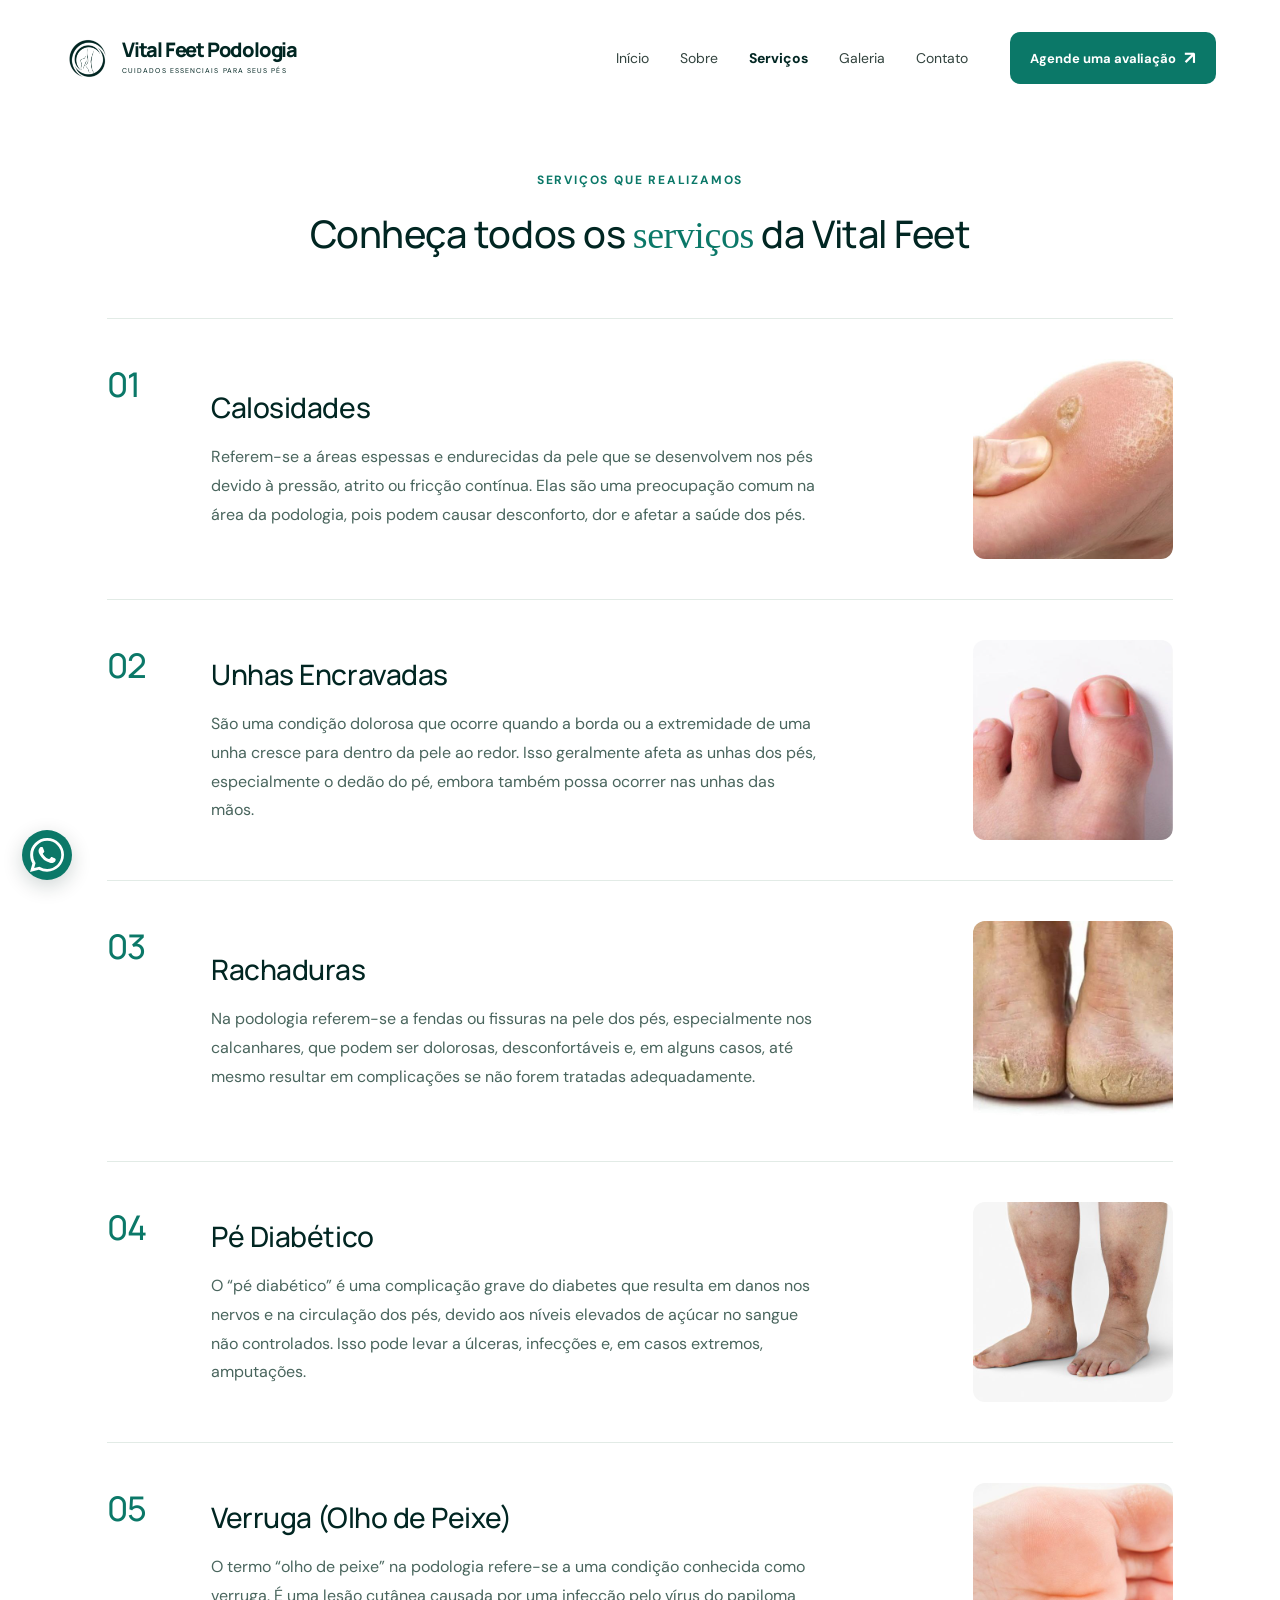
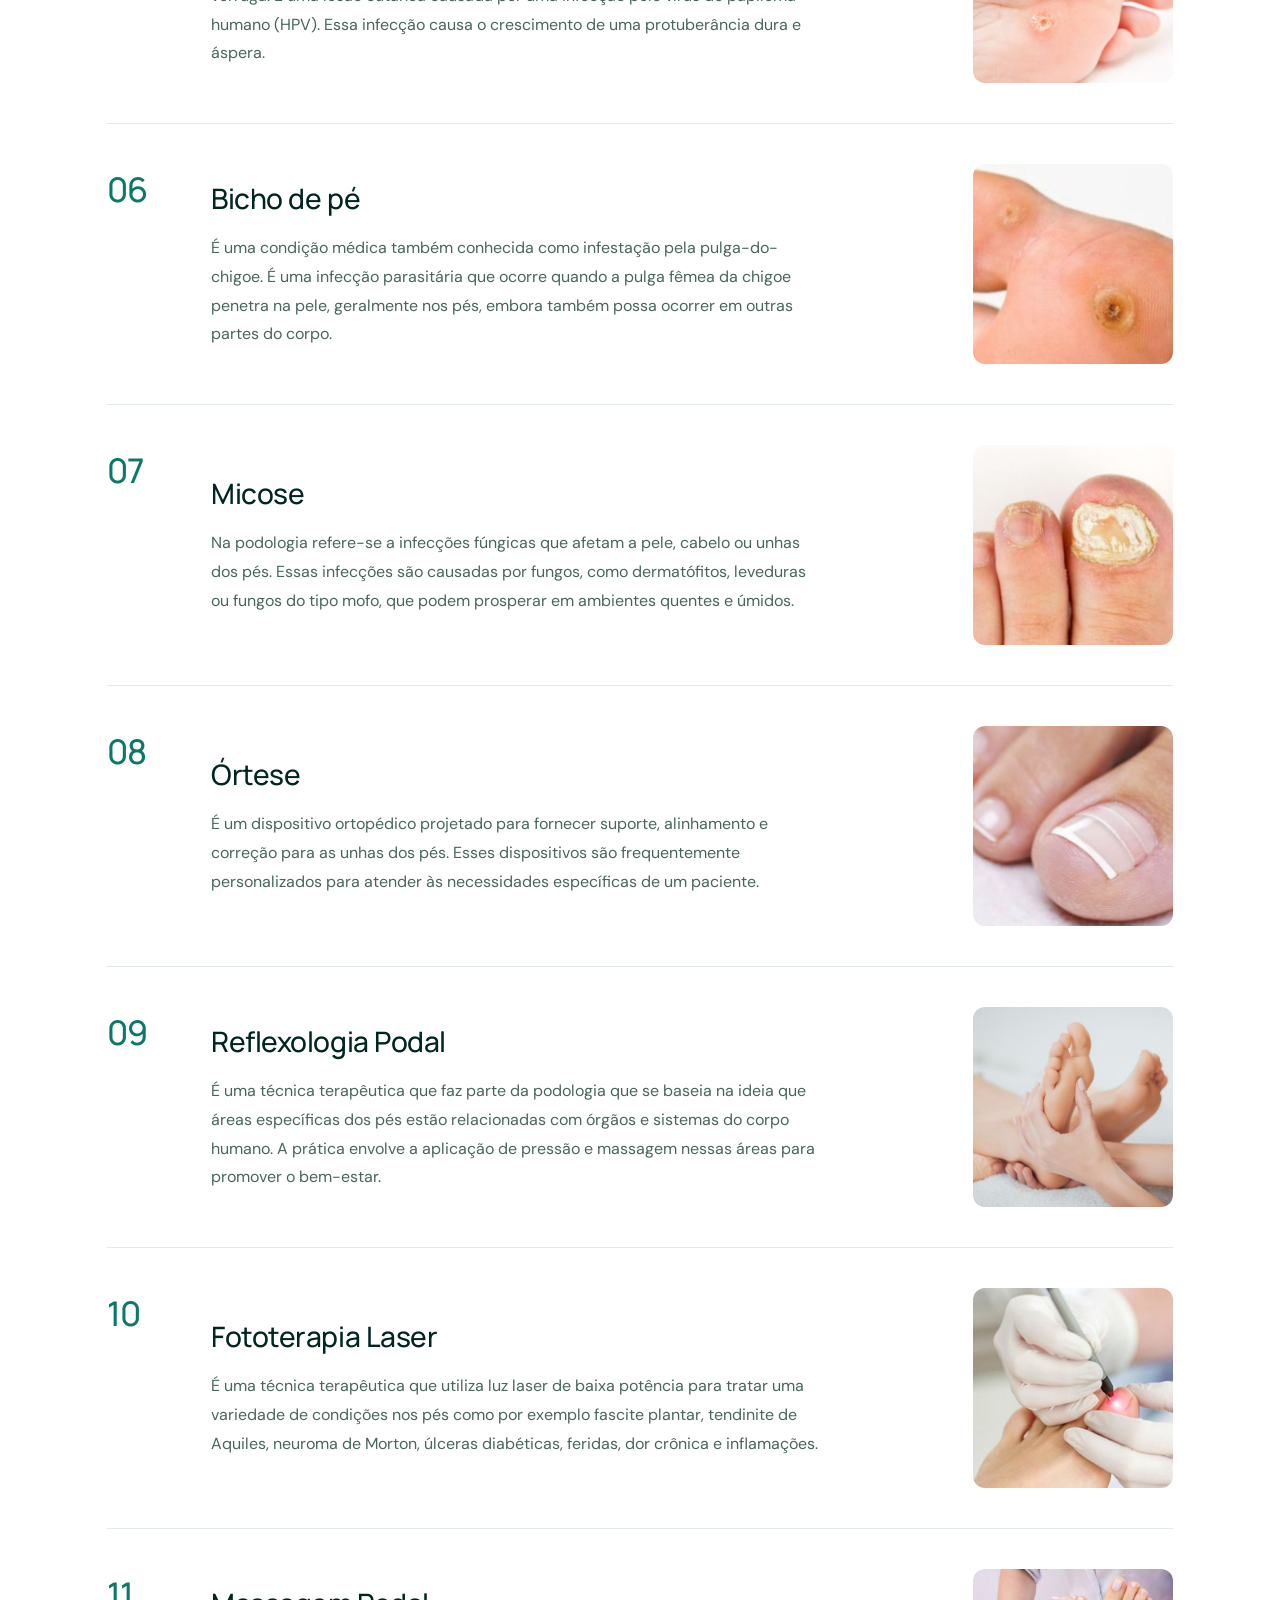
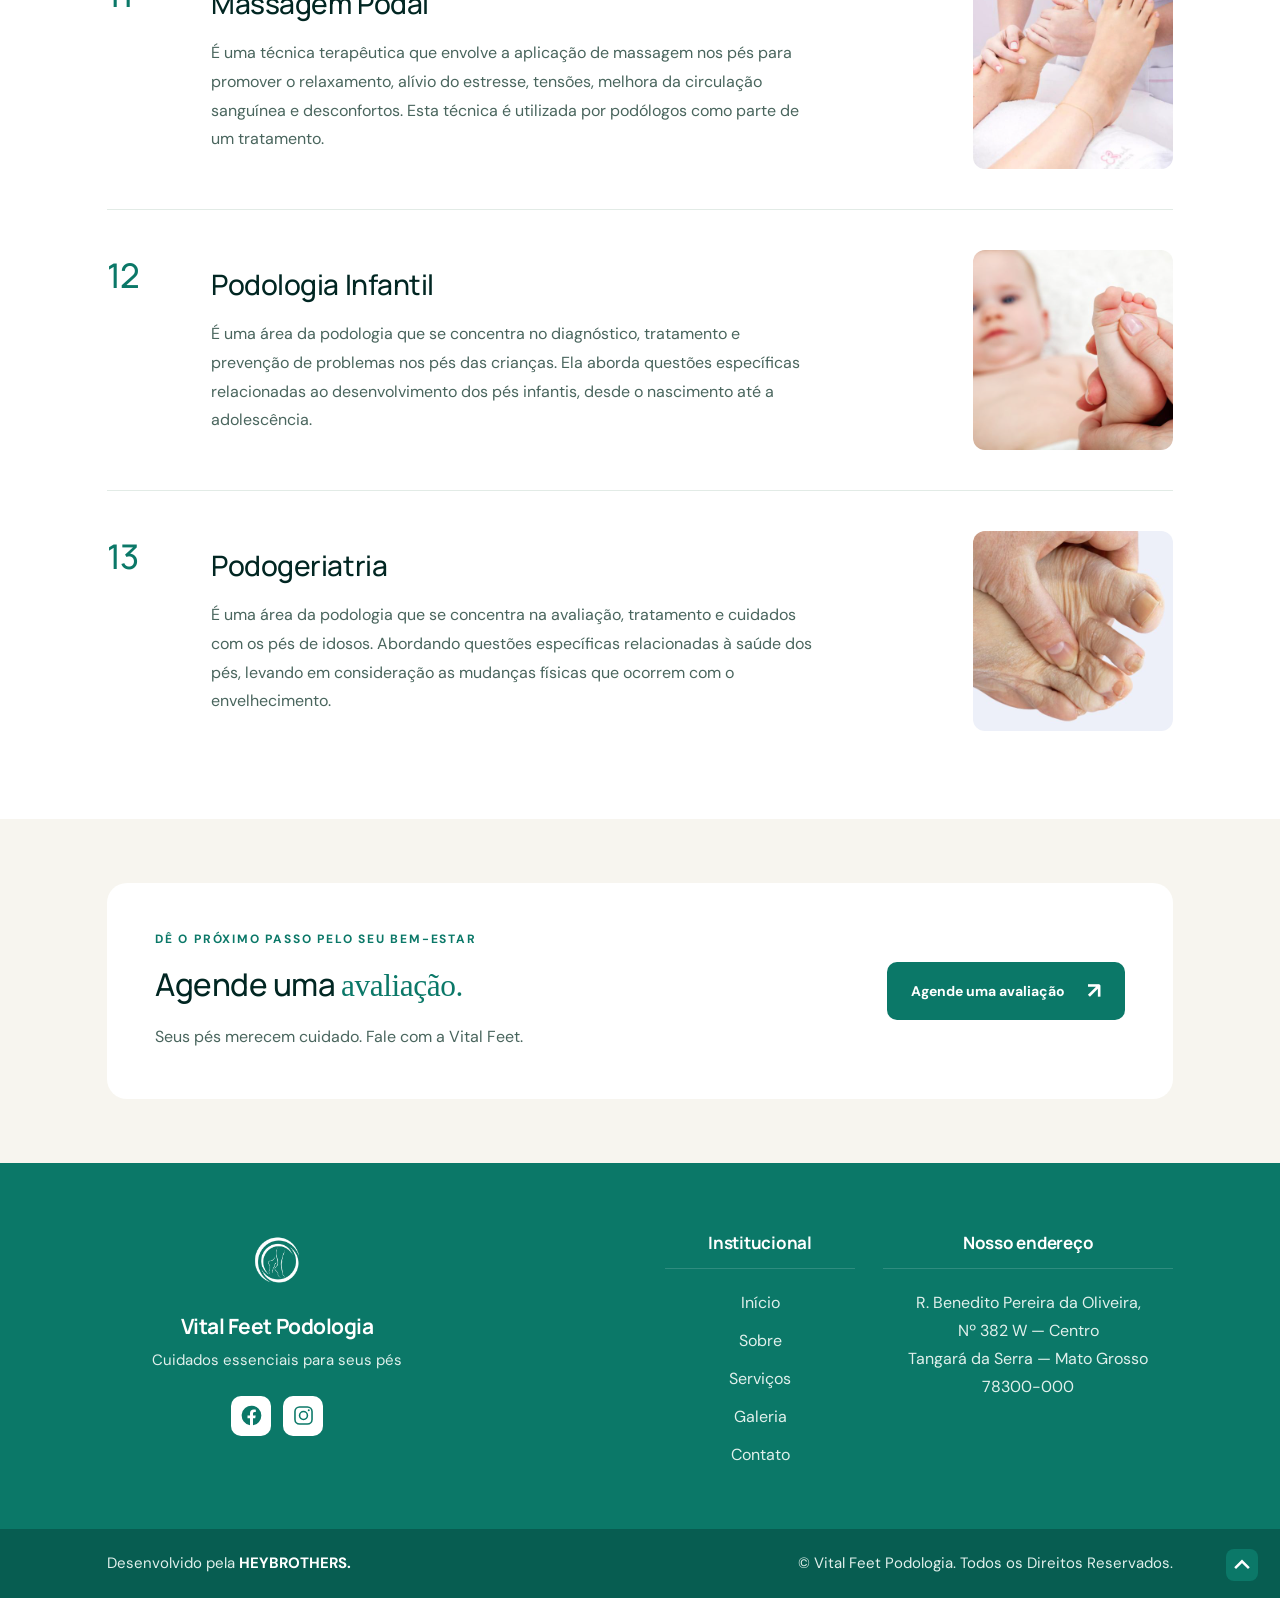
<file: servicos.html>
<!doctype html>
<html lang="pt-BR">
  <head>
    <meta charset="UTF-8" />
    <meta name="viewport" content="width=device-width, initial-scale=1.0" />
    <meta name="description" content="Conheça todos os serviços da Vital Feet Podologia." />
    <title>Serviços | Vital Feet Podologia</title>
    <link rel="icon" type="image/png" href="assets/favicon-vital-feet-podologia.png" />
    <link rel="preconnect" href="https://fonts.googleapis.com" />
    <link rel="preconnect" href="https://fonts.gstatic.com" crossorigin />
    <link href="https://fonts.googleapis.com/css2?family=DM+Sans:wght@400;500;600;700&family=Manrope:wght@400;500;600;700;800&display=swap" rel="stylesheet" />
    <link rel="stylesheet" href="styles.css" />
  </head>
  <body>
    <header class="site-header">
      <a class="brand" href="/" aria-label="Vital Feet - início">
        <img class="brand-mark" src="assets/logo-vital-feet-podologia.png" alt="" />
        <span><strong>Vital Feet Podologia</strong><small>Cuidados essenciais para seus pés</small></span>
      </a>
      <button class="menu-toggle" aria-label="Abrir menu" aria-expanded="false"><span></span><span></span></button>
      <nav class="main-nav" aria-label="Navegação principal">
        <a href="/">Início</a>
        <a href="/sobre">Sobre</a>
        <a class="active" aria-current="page" href="/servicos">Serviços</a>
        <a href="/galeria">Galeria</a>
        <a href="/contato">Contato</a>
      </nav>
      <a class="header-cta" href="https://vitalfeetpodologia40.booksy.com/a/" target="_blank" rel="noopener noreferrer">Agende uma avaliação <span>↗</span></a>
    </header>

    <main id="servicos" class="services-page">
      <section class="services-catalog" aria-labelledby="services-title">
        <div class="services-heading"><p class="section-kicker">Serviços que realizamos</p><h1 id="services-title">Conheça todos os <em>serviços</em> da Vital Feet</h1></div>
        <div class="services-list">
          <article class="service-detail" aria-labelledby="service-1">
            <span class="service-number" aria-hidden="true">01</span>
            <div class="service-detail-copy"><h2 id="service-1">Calosidades</h2><p>Referem-se a áreas espessas e endurecidas da pele que se desenvolvem nos pés devido à pressão, atrito ou fricção contínua. Elas são uma preocupação comum na área da podologia, pois podem causar desconforto, dor e afetar a saúde dos pés.</p></div>
            <div class="service-photo" role="img" aria-label="Calosidades" style="background-image:url('assets/servicos-referencia-1.png');background-position:-1231px -303px"></div>
          </article>
          <article class="service-detail" aria-labelledby="service-2">
            <span class="service-number" aria-hidden="true">02</span>
            <div class="service-detail-copy"><h2 id="service-2">Unhas Encravadas</h2><p>São uma condição dolorosa que ocorre quando a borda ou a extremidade de uma unha cresce para dentro da pele ao redor. Isso geralmente afeta as unhas dos pés, especialmente o dedão do pé, embora também possa ocorrer nas unhas das mãos.</p></div>
            <div class="service-photo" role="img" aria-label="Unhas Encravadas" style="background-image:url('assets/servicos-referencia-1.png');background-position:-1231px -623px"></div>
          </article>
          <article class="service-detail" aria-labelledby="service-3">
            <span class="service-number" aria-hidden="true">03</span>
            <div class="service-detail-copy"><h2 id="service-3">Rachaduras</h2><p>Na podologia referem-se a fendas ou fissuras na pele dos pés, especialmente nos calcanhares, que podem ser dolorosas, desconfortáveis e, em alguns casos, até mesmo resultar em complicações se não forem tratadas adequadamente.</p></div>
            <div class="service-photo" role="img" aria-label="Rachaduras" style="background-image:url('assets/servicos-referencia-2.png');background-position:-1231px -40px"></div>
          </article>
          <article class="service-detail" aria-labelledby="service-4">
            <span class="service-number" aria-hidden="true">04</span>
            <div class="service-detail-copy"><h2 id="service-4">Pé Diabético</h2><p>O “pé diabético” é uma complicação grave do diabetes que resulta em danos nos nervos e na circulação dos pés, devido aos níveis elevados de açúcar no sangue não controlados. Isso pode levar a úlceras, infecções e, em casos extremos, amputações.</p></div>
            <div class="service-photo" role="img" aria-label="Pé Diabético" style="background-image:url('assets/servicos-referencia-2.png');background-position:-1231px -360px"></div>
          </article>
          <article class="service-detail" aria-labelledby="service-5">
            <span class="service-number" aria-hidden="true">05</span>
            <div class="service-detail-copy"><h2 id="service-5">Verruga (Olho de Peixe)</h2><p>O termo “olho de peixe” na podologia refere-se a uma condição conhecida como verruga. É uma lesão cutânea causada por uma infecção pelo vírus do papiloma humano (HPV). Essa infecção causa o crescimento de uma protuberância dura e áspera.</p></div>
            <div class="service-photo" role="img" aria-label="Verruga (Olho de Peixe)" style="background-image:url('assets/servicos-referencia-2.png');background-position:-1231px -705px"></div>
          </article>
          <article class="service-detail" aria-labelledby="service-6">
            <span class="service-number" aria-hidden="true">06</span>
            <div class="service-detail-copy"><h2 id="service-6">Bicho de pé</h2><p>É uma condição médica também conhecida como infestação pela pulga-do-chigoe. É uma infecção parasitária que ocorre quando a pulga fêmea da chigoe penetra na pele, geralmente nos pés, embora também possa ocorrer em outras partes do corpo.</p></div>
            <div class="service-photo" role="img" aria-label="Bicho de pé" style="background-image:url('assets/servicos-referencia-3.png');background-position:-1231px -90px"></div>
          </article>
          <article class="service-detail" aria-labelledby="service-7">
            <span class="service-number" aria-hidden="true">07</span>
            <div class="service-detail-copy"><h2 id="service-7">Micose</h2><p>Na podologia refere-se a infecções fúngicas que afetam a pele, cabelo ou unhas dos pés. Essas infecções são causadas por fungos, como dermatófitos, leveduras ou fungos do tipo mofo, que podem prosperar em ambientes quentes e úmidos.</p></div>
            <div class="service-photo" role="img" aria-label="Micose" style="background-image:url('assets/servicos-referencia-3.png');background-position:-1231px -410px"></div>
          </article>
          <article class="service-detail" aria-labelledby="service-8">
            <span class="service-number" aria-hidden="true">08</span>
            <div class="service-detail-copy"><h2 id="service-8">Órtese</h2><p>É um dispositivo ortopédico projetado para fornecer suporte, alinhamento e correção para as unhas dos pés. Esses dispositivos são frequentemente personalizados para atender às necessidades específicas de um paciente.</p></div>
            <div class="service-photo" role="img" aria-label="Órtese" style="background-image:url('assets/servicos-referencia-3.png');background-position:-1231px -715px"></div>
          </article>
          <article class="service-detail" aria-labelledby="service-9">
            <span class="service-number" aria-hidden="true">09</span>
            <div class="service-detail-copy"><h2 id="service-9">Reflexologia Podal</h2><p>É uma técnica terapêutica que faz parte da podologia que se baseia na ideia que áreas específicas dos pés estão relacionadas com órgãos e sistemas do corpo humano. A prática envolve a aplicação de pressão e massagem nessas áreas para promover o bem-estar.</p></div>
            <div class="service-photo" role="img" aria-label="Reflexologia Podal" style="background-image:url('assets/servicos-referencia-4.png');background-position:-1231px -72px"></div>
          </article>
          <article class="service-detail" aria-labelledby="service-10">
            <span class="service-number" aria-hidden="true">10</span>
            <div class="service-detail-copy"><h2 id="service-10">Fototerapia Laser</h2><p>É uma técnica terapêutica que utiliza luz laser de baixa potência para tratar uma variedade de condições nos pés como por exemplo fascite plantar, tendinite de Aquiles, neuroma de Morton, úlceras diabéticas, feridas, dor crônica e inflamações.</p></div>
            <div class="service-photo" role="img" aria-label="Fototerapia Laser" style="background-image:url('assets/servicos-referencia-4.png');background-position:-1231px -407px"></div>
          </article>
          <article class="service-detail" aria-labelledby="service-11">
            <span class="service-number" aria-hidden="true">11</span>
            <div class="service-detail-copy"><h2 id="service-11">Massagem Podal</h2><p>É uma técnica terapêutica que envolve a aplicação de massagem nos pés para promover o relaxamento, alívio do estresse, tensões, melhora da circulação sanguínea e desconfortos. Esta técnica é utilizada por podólogos como parte de um tratamento.</p></div>
            <div class="service-photo" role="img" aria-label="Massagem Podal" style="background-image:url('assets/servicos-referencia-4.png');background-position:-1231px -727px"></div>
          </article>
          <article class="service-detail" aria-labelledby="service-12">
            <span class="service-number" aria-hidden="true">12</span>
            <div class="service-detail-copy"><h2 id="service-12">Podologia Infantil</h2><p>É uma área da podologia que se concentra no diagnóstico, tratamento e prevenção de problemas nos pés das crianças. Ela aborda questões específicas relacionadas ao desenvolvimento dos pés infantis, desde o nascimento até a adolescência.</p></div>
            <div class="service-photo" role="img" aria-label="Podologia Infantil" style="background-image:url('assets/servicos-referencia-5.png');background-position:-1231px -95px"></div>
          </article>
          <article class="service-detail" aria-labelledby="service-13">
            <span class="service-number" aria-hidden="true">13</span>
            <div class="service-detail-copy"><h2 id="service-13">Podogeriatria</h2><p>É uma área da podologia que se concentra na avaliação, tratamento e cuidados com os pés de idosos. Abordando questões específicas relacionadas à saúde dos pés, levando em consideração as mudanças físicas que ocorrem com o envelhecimento.</p></div>
            <div class="service-photo" role="img" aria-label="Podogeriatria" style="background-image:url('assets/servicos-referencia-5.png');background-position:-1231px -415px"></div>
          </article>
        </div>
      </section>
    </main>
    <footer class="site-footer" id="contato">
      <section class="footer-booking" aria-labelledby="footer-booking-title">
        <div class="footer-booking-inner">
          <div class="footer-booking-copy">
            <p class="section-kicker">Dê o próximo passo pelo seu bem-estar</p>
            <h2 id="footer-booking-title">Agende uma <em>avaliação.</em></h2>
            <p>Seus pés merecem cuidado. Fale com a Vital Feet.</p>
          </div>
          <a class="footer-booking-button" href="https://vitalfeetpodologia40.booksy.com/a/" target="_blank" rel="noopener noreferrer">Agende uma avaliação <span aria-hidden="true">↗</span></a>
        </div>
      </section>
      <div class="footer-main">
        <div class="footer-grid">
          <div class="footer-brand">
            <a href="/" aria-label="Vital Feet Podologia — início"><img src="assets/logo-vital-feet-podologia.png" alt="" width="80" height="80" /></a>
            <p>Vital Feet Podologia<br /><span>Cuidados essenciais para seus pés</span></p>
            <div class="footer-socials" aria-label="Redes sociais">
              <a class="footer-social" href="https://www.facebook.com/vitalfeetpodologia/" target="_blank" rel="noopener noreferrer" aria-label="Facebook"><svg viewBox="0 0 32 32" aria-hidden="true"><path fill="currentColor" d="M31 16a15 15 0 1 0-17.3 14.8V20.3H9.9V16h3.8v-3.3c0-3.8 2.2-5.9 5.6-5.9 1.6 0 3.3.3 3.3.3v3.7h-1.9c-1.8 0-2.4 1.1-2.4 2.3V16h4.1l-.7 4.3h-3.4v10.5A15 15 0 0 0 31 16Z"/></svg></a>
              <a class="footer-social" href="https://www.instagram.com/vitalfeetpodologia/" target="_blank" rel="noopener noreferrer" aria-label="Instagram"><svg viewBox="0 0 32 32" fill="none" stroke="currentColor" stroke-width="2.4" aria-hidden="true"><rect x="3" y="3" width="26" height="26" rx="7"/><circle cx="16" cy="16" r="6"/><circle cx="24" cy="8" r="1.5" fill="currentColor" stroke="none"/></svg></a>
            </div>
          </div>
          <nav class="footer-column" aria-label="Institucional">
            <h2>Institucional</h2>
            <ul><li><a href="/">Início</a></li><li><a href="/sobre">Sobre</a></li><li><a class="active" aria-current="page" href="/servicos">Serviços</a></li><li><a href="/galeria">Galeria</a></li><li><a href="/contato">Contato</a></li></ul>
          </nav>
          <div class="footer-column">
            <h2>Nosso endereço</h2>
            <address><a class="footer-address-link" href="https://google.com/maps?gs_lcrp=EgZjaHJvbWUqDQgAEAAY4wIYgAQYnwQyDQgAEAAY4wIYgAQYnwQyDAgBEC4YJxivARjHATIKCAIQABiABBiiBDIKCAMQABiABBiiBDIHCAQQABjvBTIKCAUQABiABBiiBDIGCAYQRRg80gEIMzYwNGowajeoAgiwAgHxBWgf-cQ7dgmY&amp;um=1&amp;ie=UTF-8&amp;fb=1&amp;gl=br&amp;sa=X&amp;geocode=KUtLajRk-5iTMRIaLidUxCcd&amp;daddr=R.+Benedito+Pereira+da+Oliveira+(05),+382+W+-+Centro,+Tangará+da+Serra+-+MT,+78300-000" target="_blank" rel="noopener noreferrer"><span class="address-line">R. Benedito Pereira da Oliveira,</span><span class="address-line">Nº&nbsp;382&nbsp;W — Centro</span><span class="address-line">Tangará da Serra — Mato Grosso</span><span class="address-line">78300-000</span></a></address>
          </div>
        </div>
      </div>
      <div class="footer-bottom"><div><p>Desenvolvido pela <a href="https://heybrothers.vercel.app/" target="_blank" rel="noopener noreferrer"><strong>HEYBROTHERS.</strong></a></p><p>© Vital Feet Podologia. Todos os Direitos Reservados.</p></div></div>
      <a class="footer-back-top" href="#servicos" aria-label="Voltar ao início"><svg viewBox="0 0 32 32" fill="none" stroke="currentColor" stroke-width="4" aria-hidden="true"><path d="m5 21 11-11 11 11"/></svg></a>
    </footer>
    <a class="footer-whatsapp" href="https://wa.me/5565998071796" target="_blank" rel="noreferrer" aria-label="Falar com a Vital Feet pelo WhatsApp"><svg viewBox="0 0 24 24" fill="currentColor" aria-hidden="true"><path d="M20.52 3.48A11.87 11.87 0 0 0 12.05 0C5.46 0 .1 5.36 .1 11.95c0 2.11 .55 4.17 1.6 5.99L0 24l6.24-1.64a11.94 11.94 0 0 0 5.8 1.48h.01c6.59 0 11.95-5.36 11.95-11.95 0-3.19-1.24-6.19-3.48-8.41ZM12.05 21.82a9.9 9.9 0 0 1-5.04-1.38l-.36-.22-3.7.97.99-3.61-.24-.37a9.87 9.87 0 0 1-1.51-5.26c0-5.48 4.46-9.94 9.95-9.94a9.87 9.87 0 0 1 7.02 2.91 9.87 9.87 0 0 1 2.91 7.03c0 5.48-4.46 9.87-10.02 9.87Zm5.45-7.44c-.3-.15-1.77-.87-2.04-.97-.27-.1-.47-.15-.67.15-.2.3-.77.97-.94 1.17-.17.2-.35.22-.65.07-.3-.15-1.26-.46-2.39-1.47-.88-.78-1.47-1.75-1.64-2.05-.17-.3-.02-.46.13-.61.13-.13.3-.35.45-.52.15-.17.2-.3.3-.5.1-.2.05-.37-.02-.52-.08-.15-.67-1.62-.92-2.22-.24-.58-.49-.5-.67-.51h-.57c-.2 0-.52.07-.8.37-.27.3-1.04 1.02-1.04 2.49s1.07 2.89 1.22 3.09c.15.2 2.1 3.21 5.09 4.5.71.31 1.26.49 1.69.62.71.22 1.36.19 1.87.12.57-.08 1.77-.72 2.02-1.42.25-.7.25-1.3.17-1.42-.07-.12-.27-.2-.57-.35Z"/></svg></a>
    <script src="script.js"></script>
  </body>
</html>
</file>
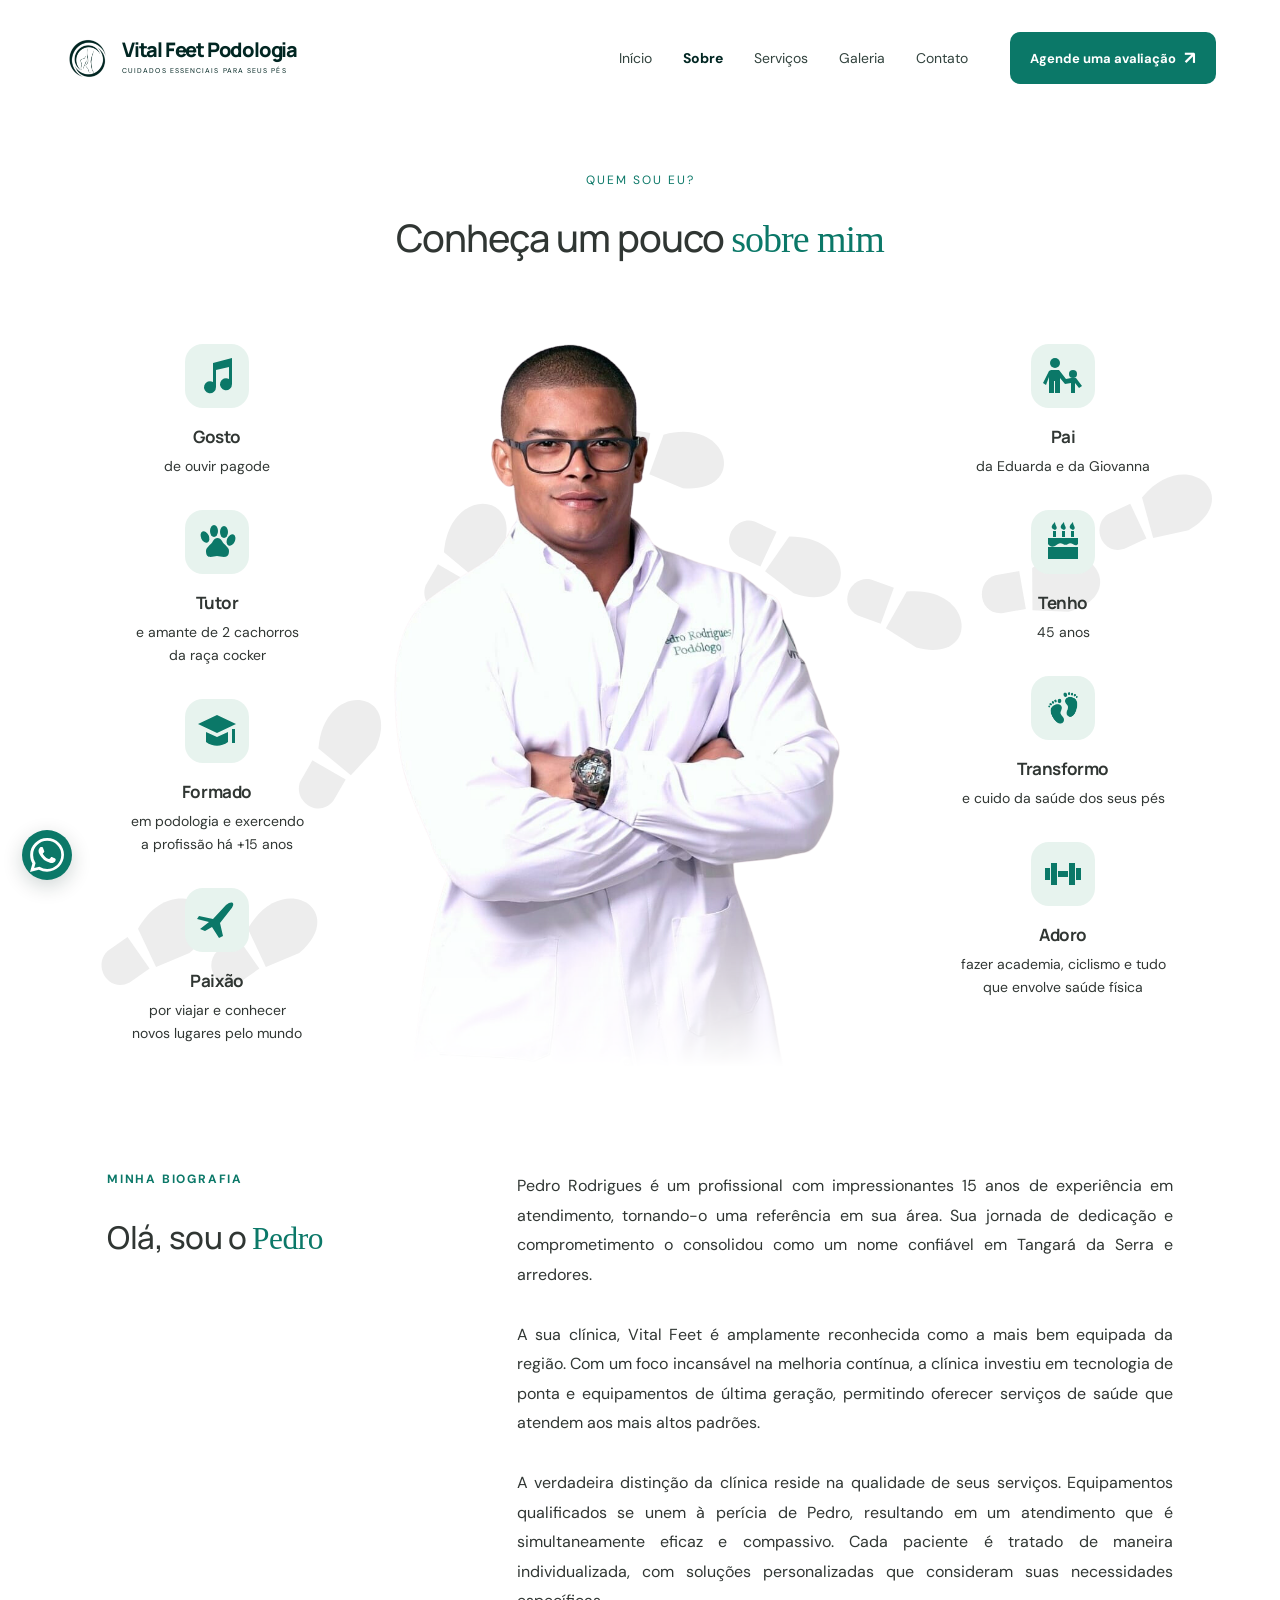
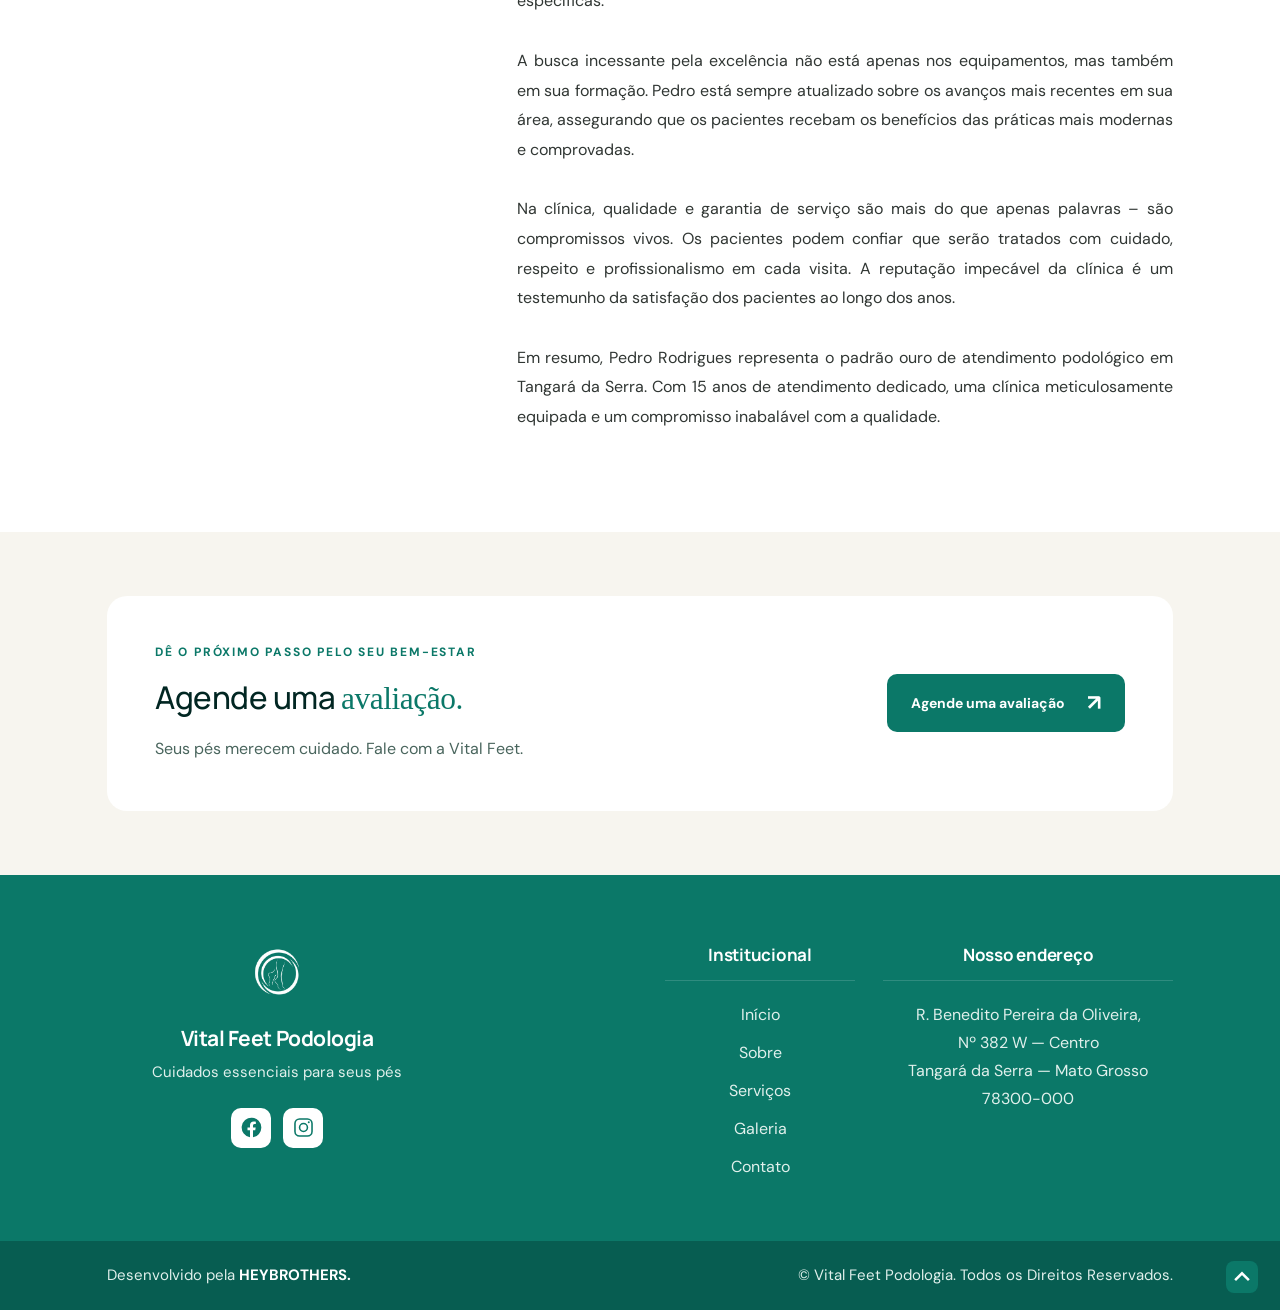
<file: sobre.html>
<!doctype html>
<html lang="pt-BR">
  <head>
    <meta charset="UTF-8" />
    <meta name="viewport" content="width=device-width, initial-scale=1.0" />
    <meta name="description" content="Conheça Pedro Rodrigues, podólogo da Vital Feet, sua formação e um pouco da sua história." />
    <title>Sobre | Vital Feet Podologia</title>
    <link rel="icon" type="image/png" href="assets/favicon-vital-feet-podologia.png" />
    <link rel="preconnect" href="https://fonts.googleapis.com" />
    <link rel="preconnect" href="https://fonts.gstatic.com" crossorigin />
    <link href="https://fonts.googleapis.com/css2?family=DM+Sans:wght@400;500;600;700&family=Manrope:wght@400;500;600;700;800&display=swap" rel="stylesheet" />
    <link rel="stylesheet" href="styles.css" />
  </head>
  <body>
    <header class="site-header">
      <a class="brand" href="/" aria-label="Vital Feet - início">
        <img class="brand-mark" src="assets/logo-vital-feet-podologia.png" alt="" />
        <span><strong>Vital Feet Podologia</strong><small>Cuidados essenciais para seus pés</small></span>
      </a>
      <button class="menu-toggle" aria-label="Abrir menu" aria-expanded="false"><span></span><span></span></button>
      <nav class="main-nav" aria-label="Navegação principal">
        <a href="/">Início</a>
        <a class="active" aria-current="page" href="/sobre">Sobre</a>
        <a href="/servicos">Serviços</a>
        <a href="/galeria">Galeria</a>
        <a href="/contato">Contato</a>
      </nav>
      <a class="header-cta" href="https://vitalfeetpodologia40.booksy.com/a/" target="_blank" rel="noopener noreferrer">Agende uma avaliação <span>↗</span></a>
    </header>

    <main id="sobre" class="about-page">
      <section class="about-profile" aria-labelledby="about-title">
        <div class="about-heading"><p>Quem sou eu?</p><h1 id="about-title">Conheça um pouco <em>sobre mim</em></h1></div>
        <div class="about-composition">
          <div class="about-facts about-left"><article class="about-fact"><svg viewBox="0 0 40 40" fill="currentColor" aria-hidden="true"><path d="M16 7v19a6 6 0 1 0 3 5V14l13-3v12a6 6 0 1 0 3 5V2L16 7Z"/></svg><h2>Gosto</h2><p>de ouvir pagode</p></article><article class="about-fact"><svg viewBox="0 0 40 40" fill="currentColor" aria-hidden="true"><ellipse cx="8" cy="15" rx="4" ry="6" transform="rotate(-25 8 15)"/><ellipse cx="17" cy="9" rx="4" ry="6"/><ellipse cx="27" cy="10" rx="4" ry="6"/><ellipse cx="34" cy="18" rx="4" ry="6" transform="rotate(25 34 18)"/><path d="M9 29c0-4 5-6 7-10 2-4 7-4 9 0 2 4 7 6 7 10 0 9-8 5-12 5S9 38 9 29Z"/></svg><h2>Tutor</h2><p>e amante de 2 cachorros<br />da raça cocker</p></article><article class="about-fact"><svg viewBox="0 0 40 40" fill="currentColor" aria-hidden="true"><path d="m1 13 19-9 19 9-19 9L1 13Zm8 8 11 5 11-5v10c-7 5-15 5-22 0V21Zm26-3h3v14h-3V18Z"/></svg><h2>Formado</h2><p>em podologia e exercendo<br />a profissão há +15 anos</p></article><article class="about-fact"><svg viewBox="0 0 40 40" fill="currentColor" aria-hidden="true"><path d="m2 16 14 3L29 5c6-5 10-2 5 4L23 23l3 13-4 2-7-11-7 4-5-2 9-7-12-3 2-3Z"/></svg><h2>Paixão</h2><p>por viajar e conhecer<br />novos lugares pelo mundo</p></article></div>
          <div class="about-portrait"><img src="assets/pedro-rodrigues-vital-feet-podologia.png" alt="Pedro Rodrigues, podólogo da Vital Feet" width="1030" height="1219" /></div>
          <div class="about-facts about-right"><article class="about-fact"><svg viewBox="0 0 40 40" fill="currentColor" aria-hidden="true"><circle cx="12" cy="7" r="5"/><circle cx="30" cy="18" r="4"/><path d="M8 14h8l7 9 5-1h5l6 8-3 2-4-5v10h-4V27l-6 1-5-6v15h-5V25h-1v12H6V21l-3 8-3-2 6-12 2-1Z"/></svg><h2>Pai</h2><p>da Eduarda e da Giovanna</p></article><article class="about-fact"><svg viewBox="0 0 40 40" fill="currentColor" aria-hidden="true"><path d="M5 25h30v12H5V25Zm0-9h30v6c-3 4-6-3-10 0s-6-3-10 0-7 4-10 0v-6ZM10 9h3v6h-3V9Zm9 0h3v6h-3V9Zm9 0h3v6h-3V9Z"/><path d="M10 7c-3-2 0-5 2-7 0 4 4 6 0 8Zm9 0c-3-2 0-5 2-7 0 4 4 6 0 8Zm9 0c-3-2 0-5 2-7 0 4 4 6 0 8Z"/></svg><h2>Tenho</h2><p>45 anos</p></article><article class="about-fact"><img class="about-feet-icon" src="assets/icon-inicio-1.png" alt="" width="44" height="44" /><h2>Transformo</h2><p>e cuido da saúde dos seus pés</p></article><article class="about-fact"><svg viewBox="0 0 40 40" fill="currentColor" aria-hidden="true"><path d="M2 14h5v12H2V14Zm6-5h6v22H8V9Zm7 8h10v6H15v-6Zm11-8h6v22h-6V9Zm7 5h5v12h-5V14Z"/></svg><h2>Adoro</h2><p>fazer academia, ciclismo e tudo que envolve saúde física</p></article></div>
        </div>
      </section>
      <section class="about-biography" aria-labelledby="biography-title">
        <div class="biography-grid">
          <div class="biography-heading">
            <p class="section-kicker">Minha biografia</p>
            <h2 id="biography-title">Olá, sou o <em>Pedro</em></h2>
          </div>
          <div class="biography-copy">
            <p>Pedro Rodrigues é um profissional com impressionantes 15 anos de experiência em atendimento, tornando-o uma referência em sua área. Sua jornada de dedicação e comprometimento o consolidou como um nome confiável em Tangará da Serra e arredores.</p>
            <p>A sua clínica, Vital Feet é amplamente reconhecida como a mais bem equipada da região. Com um foco incansável na melhoria contínua, a clínica investiu em tecnologia de ponta e equipamentos de última geração, permitindo oferecer serviços de saúde que atendem aos mais altos padrões.</p>
            <p>A verdadeira distinção da clínica reside na qualidade de seus serviços. Equipamentos qualificados se unem à perícia de Pedro, resultando em um atendimento que é simultaneamente eficaz e compassivo. Cada paciente é tratado de maneira individualizada, com soluções personalizadas que consideram suas necessidades específicas.</p>
            <p>A busca incessante pela excelência não está apenas nos equipamentos, mas também em sua formação. Pedro está sempre atualizado sobre os avanços mais recentes em sua área, assegurando que os pacientes recebam os benefícios das práticas mais modernas e comprovadas.</p>
            <p>Na clínica, qualidade e garantia de serviço são mais do que apenas palavras – são compromissos vivos. Os pacientes podem confiar que serão tratados com cuidado, respeito e profissionalismo em cada visita. A reputação impecável da clínica é um testemunho da satisfação dos pacientes ao longo dos anos.</p>
            <p>Em resumo, Pedro Rodrigues representa o padrão ouro de atendimento podológico em Tangará da Serra. Com 15 anos de atendimento dedicado, uma clínica meticulosamente equipada e um compromisso inabalável com a qualidade.</p>
          </div>
        </div>
      </section>
    </main>
    <footer class="site-footer" id="contato">
      <section class="footer-booking" aria-labelledby="footer-booking-title">
        <div class="footer-booking-inner">
          <div class="footer-booking-copy">
            <p class="section-kicker">Dê o próximo passo pelo seu bem-estar</p>
            <h2 id="footer-booking-title">Agende uma <em>avaliação.</em></h2>
            <p>Seus pés merecem cuidado. Fale com a Vital Feet.</p>
          </div>
          <a class="footer-booking-button" href="https://vitalfeetpodologia40.booksy.com/a/" target="_blank" rel="noopener noreferrer">Agende uma avaliação <span aria-hidden="true">↗</span></a>
        </div>
      </section>
      <div class="footer-main">
        <div class="footer-grid">
          <div class="footer-brand">
            <a href="/" aria-label="Vital Feet Podologia — início"><img src="assets/logo-vital-feet-podologia.png" alt="" width="80" height="80" /></a>
            <p>Vital Feet Podologia<br /><span>Cuidados essenciais para seus pés</span></p>
            <div class="footer-socials" aria-label="Redes sociais">
              <a class="footer-social" href="https://www.facebook.com/vitalfeetpodologia/" target="_blank" rel="noopener noreferrer" aria-label="Facebook"><svg viewBox="0 0 32 32" aria-hidden="true"><path fill="currentColor" d="M31 16a15 15 0 1 0-17.3 14.8V20.3H9.9V16h3.8v-3.3c0-3.8 2.2-5.9 5.6-5.9 1.6 0 3.3.3 3.3.3v3.7h-1.9c-1.8 0-2.4 1.1-2.4 2.3V16h4.1l-.7 4.3h-3.4v10.5A15 15 0 0 0 31 16Z"/></svg></a>
              <a class="footer-social" href="https://www.instagram.com/vitalfeetpodologia/" target="_blank" rel="noopener noreferrer" aria-label="Instagram"><svg viewBox="0 0 32 32" fill="none" stroke="currentColor" stroke-width="2.4" aria-hidden="true"><rect x="3" y="3" width="26" height="26" rx="7"/><circle cx="16" cy="16" r="6"/><circle cx="24" cy="8" r="1.5" fill="currentColor" stroke="none"/></svg></a>
            </div>
          </div>
          <nav class="footer-column" aria-label="Institucional">
            <h2>Institucional</h2>
            <ul><li><a href="/">Início</a></li><li><a class="active" aria-current="page" href="/sobre">Sobre</a></li><li><a href="/servicos">Serviços</a></li><li><a href="/galeria">Galeria</a></li><li><a href="/contato">Contato</a></li></ul>
          </nav>
          <div class="footer-column">
            <h2>Nosso endereço</h2>
            <address><a class="footer-address-link" href="https://google.com/maps?gs_lcrp=EgZjaHJvbWUqDQgAEAAY4wIYgAQYnwQyDQgAEAAY4wIYgAQYnwQyDAgBEC4YJxivARjHATIKCAIQABiABBiiBDIKCAMQABiABBiiBDIHCAQQABjvBTIKCAUQABiABBiiBDIGCAYQRRg80gEIMzYwNGowajeoAgiwAgHxBWgf-cQ7dgmY&amp;um=1&amp;ie=UTF-8&amp;fb=1&amp;gl=br&amp;sa=X&amp;geocode=KUtLajRk-5iTMRIaLidUxCcd&amp;daddr=R.+Benedito+Pereira+da+Oliveira+(05),+382+W+-+Centro,+Tangará+da+Serra+-+MT,+78300-000" target="_blank" rel="noopener noreferrer"><span class="address-line">R. Benedito Pereira da Oliveira,</span><span class="address-line">Nº&nbsp;382&nbsp;W — Centro</span><span class="address-line">Tangará da Serra — Mato Grosso</span><span class="address-line">78300-000</span></a></address>
          </div>
        </div>
      </div>
      <div class="footer-bottom"><div><p>Desenvolvido pela <a href="https://heybrothers.vercel.app/" target="_blank" rel="noopener noreferrer"><strong>HEYBROTHERS.</strong></a></p><p>© Vital Feet Podologia. Todos os Direitos Reservados.</p></div></div>
      <a class="footer-back-top" href="#sobre" aria-label="Voltar ao início"><svg viewBox="0 0 32 32" fill="none" stroke="currentColor" stroke-width="4" aria-hidden="true"><path d="m5 21 11-11 11 11"/></svg></a>
    </footer>
    <a class="footer-whatsapp" href="https://wa.me/5565998071796" target="_blank" rel="noreferrer" aria-label="Falar com a Vital Feet pelo WhatsApp"><svg viewBox="0 0 24 24" fill="currentColor" aria-hidden="true"><path d="M20.52 3.48A11.87 11.87 0 0 0 12.05 0C5.46 0 .1 5.36 .1 11.95c0 2.11 .55 4.17 1.6 5.99L0 24l6.24-1.64a11.94 11.94 0 0 0 5.8 1.48h.01c6.59 0 11.95-5.36 11.95-11.95 0-3.19-1.24-6.19-3.48-8.41ZM12.05 21.82a9.9 9.9 0 0 1-5.04-1.38l-.36-.22-3.7.97.99-3.61-.24-.37a9.87 9.87 0 0 1-1.51-5.26c0-5.48 4.46-9.94 9.95-9.94a9.87 9.87 0 0 1 7.02 2.91 9.87 9.87 0 0 1 2.91 7.03c0 5.48-4.46 9.87-10.02 9.87Zm5.45-7.44c-.3-.15-1.77-.87-2.04-.97-.27-.1-.47-.15-.67.15-.2.3-.77.97-.94 1.17-.17.2-.35.22-.65.07-.3-.15-1.26-.46-2.39-1.47-.88-.78-1.47-1.75-1.64-2.05-.17-.3-.02-.46.13-.61.13-.13.3-.35.45-.52.15-.17.2-.3.3-.5.1-.2.05-.37-.02-.52-.08-.15-.67-1.62-.92-2.22-.24-.58-.49-.5-.67-.51h-.57c-.2 0-.52.07-.8.37-.27.3-1.04 1.02-1.04 2.49s1.07 2.89 1.22 3.09c.15.2 2.1 3.21 5.09 4.5.71.31 1.26.49 1.69.62.71.22 1.36.19 1.87.12.57-.08 1.77-.72 2.02-1.42.25-.7.25-1.3.17-1.42-.07-.12-.27-.2-.57-.35Z"/></svg></a>
    <script src="script.js"></script>
  </body>
</html>
</file>
<file: styles.css>
:root{--green:#087a58;--bright:#20ba7b;--ink:#17332c;--cream:#f7f5ef;--white:#fff}*{box-sizing:border-box}html{scroll-behavior:smooth}body{margin:0;color:var(--ink);font-family:"DM Sans",sans-serif;background:var(--cream)}.site-header{height:116px;padding:0 max(5vw,44px);display:flex;align-items:center;gap:42px;background:#fff;position:relative;z-index:5}.brand{color:var(--green);display:flex;align-items:center;gap:11px;text-decoration:none;margin-right:auto}.brand-mark{height:47px;width:47px;border:2px solid #18ae78;border-radius:50% 50% 47% 53%;position:relative;transform:rotate(-18deg)}.brand-mark:before,.brand-mark:after,.brand-mark i{content:"";position:absolute;border-radius:50%;background:#18ae78}.brand-mark:before{width:6px;height:23px;top:8px;left:17px;transform:rotate(18deg)}.brand-mark:after{width:5px;height:15px;top:4px;left:29px;transform:rotate(31deg)}.brand-mark i:first-child{width:4px;height:12px;bottom:7px;left:13px;transform:rotate(-17deg)}.brand-mark i:last-child{width:5px;height:18px;bottom:5px;left:23px;transform:rotate(12deg)}.brand strong{font:800 20px/16px "Manrope",sans-serif;letter-spacing:-1.2px;display:block}.brand small{font-size:7px;letter-spacing:1.08px;text-transform:uppercase;display:block;margin-top:4px}.main-nav{display:flex;align-items:center;gap:31px}.main-nav a{color:#32433e;text-decoration:none;font-size:14px;transition:.2s}.main-nav a:hover,.main-nav .active{color:var(--green)}.main-nav .active{font-weight:700}.header-cta,.button{border-radius:10px;text-decoration:none;font-weight:700;white-space:nowrap}.header-cta{font-size:13px;color:#fff;background:var(--bright);padding:17px 20px}.header-cta span{font-size:18px;margin-left:8px}.menu-toggle{display:none}.hero{min-height:660px;background:linear-gradient(116deg,#087554 0%,#11986c 54%,#19b67b 100%);overflow:hidden;position:relative;color:#fff}.hero-inner{width:min(1240px,90%);min-height:660px;margin:auto;display:grid;grid-template-columns:1.03fr .97fr;position:relative}.hero-copy{align-self:center;z-index:2;padding:45px 0 50px}.eyebrow{font-size:11px;font-weight:700;text-transform:uppercase;letter-spacing:1.55px;margin:0 0 22px;display:flex;align-items:center;gap:10px}.eyebrow span{height:1px;width:26px;background:currentColor;opacity:.75}.hero h1,.intro h2{font:500 clamp(48px,5.15vw,77px)/1.05 "Manrope",sans-serif;letter-spacing:-4px;margin:0;max-width:690px}.hero h1 em,.intro h2 em{font-family:Georgia,serif;font-weight:400;letter-spacing:-3px}.hero-text{font-size:17px;line-height:1.55;max-width:450px;opacity:.9;margin:28px 0}.hero-actions{display:flex;align-items:center;gap:26px}.button-light{background:#fff;color:var(--green);font-size:14px;padding:17px 21px;box-shadow:0 9px 25px #04553d40}.whatsapp{font-size:19px;margin-right:8px}.text-link{font-size:14px;color:#fff;text-decoration:none;font-weight:700}.text-link span{font-size:19px;margin-left:7px}.trust-row{display:flex;align-items:center;gap:11px;margin-top:55px}.avatars{display:flex}.avatars b{width:29px;height:29px;display:grid;place-items:center;border-radius:50%;border:2px solid #168b65;background:#e8c8a8;color:#316254;font:700 8px "Manrope";margin-right:-7px}.avatars b:nth-child(2){background:#c3d5d0}.avatars b:nth-child(3){background:#d5ad9d}.trust-row p{font-size:10px;line-height:1.35;margin:0 0 0 4px;opacity:.82}.trust-row strong{font-size:11px;color:#fff}.hero-visual{position:relative;align-self:end;height:630px}.hero-visual img{position:absolute;width:min(520px,48vw);height:auto;right:-5%;bottom:-1px;z-index:2;filter:drop-shadow(-15px 20px 25px #07573c38)}.visual-ring{position:absolute;border:1px solid #b6f2d89a;border-radius:50%;z-index:0}.ring-large{width:570px;height:570px;right:-60px;bottom:-100px}.ring-small{width:380px;height:380px;right:35px;bottom:62px;border-color:#d4fae98a}.expert-card{position:absolute;z-index:3;left:0;bottom:105px;background:#f3fff9e6;color:#225d4b;border-radius:10px;padding:13px 15px;display:flex;gap:9px;align-items:flex-start;font-size:10px;line-height:1.45;box-shadow:0 12px 28px #055b4240}.expert-card strong{font-size:11px}.expert-dot{display:block;width:8px;height:8px;background:var(--bright);border-radius:50%;margin-top:4px}.hero-glow{width:320px;height:320px;border-radius:50%;position:absolute;filter:blur(15px);opacity:.25}.glow-one{background:#83ffd0;right:-65px;top:-140px}.glow-two{background:#03573e;left:-150px;bottom:-190px}.hero-pattern{position:absolute;right:9%;top:33px;width:165px;height:95px;border-right:1px solid #aff2d588;border-top:1px solid #aff2d588;border-radius:0 100px 0 0;transform:rotate(10deg)}.scroll-cue{position:absolute;bottom:25px;left:max(5vw,44px);color:#d6f8e8;text-transform:uppercase;font-size:9px;letter-spacing:1.2px;text-decoration:none;display:flex;gap:8px;align-items:center;z-index:3}.scroll-cue span{width:22px;height:34px;border:1px solid #d6f8e8a0;border-radius:12px;position:relative}.scroll-cue span:after{content:"";width:3px;height:7px;position:absolute;left:8px;top:7px;background:#d6f8e8;border-radius:2px}.intro{text-align:center;padding:110px 24px 70px}.intro .dark{justify-content:center;color:#13845f}.intro h2{color:#21483d;font-size:clamp(35px,4vw,58px);margin:auto}.intro h2 em{color:#159267}.services{display:grid;grid-template-columns:repeat(3,1fr);gap:1px;background:#dce9e2;margin:0 5vw 90px}.services article{background:#fff;padding:32px;min-height:170px}.services span{font-size:11px;color:#17a874;font-weight:700}.services h3{font:700 22px "Manrope";margin:13px 0 8px}.services p{font-size:14px;line-height:1.5;color:#64756f;margin:0;max-width:240px}.floating-whatsapp{position:fixed;right:24px;bottom:22px;z-index:10;text-decoration:none;color:#fff;background:#1ac777;width:48px;height:48px;border-radius:50%;display:grid;place-items:center;font-size:27px;box-shadow:0 10px 22px #064b3544}.floating-whatsapp span{position:absolute;right:58px;white-space:nowrap;color:#356255;background:#fff;border-radius:7px;padding:8px 11px;font-size:12px;box-shadow:0 7px 20px #064b3522;opacity:0;transform:translateX(6px);transition:.2s}.floating-whatsapp:hover span{opacity:1;transform:translateX(0)}
@media(max-width:767px){.site-header{height:82px;padding:0 26px;gap:18px}.main-nav{position:absolute;top:82px;left:0;right:0;padding:25px 8%;background:#fff;display:none;flex-direction:column;align-items:flex-start;gap:20px;box-shadow:0 15px 25px #153e3022}.main-nav.open{display:flex}.header-cta{margin-left:auto;padding:12px 14px;font-size:11px}.header-cta span{display:none}.menu-toggle{display:block;border:0;background:transparent;width:27px;height:24px;padding:0}.menu-toggle span{height:2px;width:25px;background:var(--green);display:block;margin:6px 0}.hero,.hero-inner{min-height:650px}.hero-inner{grid-template-columns:1fr}.hero-copy{padding:65px 0 230px}.hero-visual{position:absolute;right:0;bottom:0;width:53%;height:395px}.hero-visual img{width:360px;max-width:68vw;right:-45px}.ring-large{width:365px;height:365px;right:-50px;bottom:-80px}.ring-small{width:245px;height:245px;right:2px;bottom:58px}.expert-card{left:-32px;bottom:50px}.scroll-cue{display:none}.trust-row{margin-top:32px}.hero-pattern{right:3%;top:28px}.services{margin-bottom:50px}}
@media(max-width:560px){.brand strong{font-size:17px}.brand-mark{width:37px;height:37px}.brand small{font-size:5px}.header-cta{display:none}.site-header{padding:0 20px}.menu-toggle{margin-left:0}.hero-inner{width:calc(100% - 40px)}.hero-copy{padding:56px 0 245px}.hero h1{font-size:47px;letter-spacing:-3px}.hero-text{font-size:15px;max-width:330px;margin:22px 0}.hero-actions{gap:17px}.button-light{padding:14px 15px;font-size:12px}.text-link{font-size:12px}.hero-visual{width:75%;height:370px}.hero-visual img{width:315px;max-width:none;right:-66px}.expert-card{left:-9px;bottom:39px;font-size:9px;padding:10px}.trust-row{display:none}.services{grid-template-columns:1fr;margin:0 20px 45px}.intro{padding:74px 20px 48px}.intro h2{letter-spacing:-2.5px}.floating-whatsapp{right:17px;bottom:17px}.hero-pattern{opacity:.5}}

/* Paleta Vital Feet â€” verde principal */
:root{--green:#012622;--bright:#0b7868;--ink:#012622}.hero{background:linear-gradient(116deg,#012622 0%,#075d51 48%,#21a987 100%)}.brand-mark{border-color:#012622}.brand-mark:before,.brand-mark:after,.brand-mark i{background:#012622}.intro .dark,.intro h2 em{color:#0b7868}.services span{color:#0b7868}.floating-whatsapp{background:#0b7868}

.brand small{margin-top:8px}
.brand img.brand-mark{object-fit:contain;transform:none;border:0;border-radius:0}

/* CabeÃ§alho fixo animado durante a rolagem */
:root{--header-height:116px}.site-header{transition:transform .28s ease,opacity .28s ease,box-shadow .28s ease}.site-header.is-fixed{position:fixed;inset:0 0 auto;width:100%;opacity:0;transform:translateY(-14px);box-shadow:0 8px 24px rgba(1,38,34,.12)}.site-header.is-fixed.is-visible{opacity:1;transform:translateY(0)}body.has-fixed-header{padding-top:var(--header-height)}
.site-header.is-resetting{transition:none}
@media(max-width:767px){:root{--header-height:82px}}

/* Hero compacto sem sobreposiÃ§Ã£o em celulares */
@media(max-width:560px){.hero,.hero-inner{min-height:800px}.hero-copy{padding:56px 0 340px}.hero-actions{flex-direction:row;align-items:center;gap:14px}.hero-visual{height:375px;width:100%}.hero-visual img{width:292px;max-width:82vw;right:-12px;bottom:0}.hero-text{max-width:315px}.text-link{padding:3px 0;font-size:11px}}

/* Layout mobile a partir de 767px */
@media(max-width:767px){.hero,.hero-inner{min-height:800px}.hero-copy{padding:56px 0 340px}.hero-actions{flex-direction:row;align-items:center;gap:14px}.hero-visual{height:375px;width:100%}.hero-visual img{width:292px;max-width:82vw;right:-12px;bottom:0}.hero-text{max-width:315px}.text-link{padding:3px 0;font-size:11px}}

.intro h2,.intro h2 em{line-height:1.2;letter-spacing:clamp(-2px,-.15vw,-1px)}

@media(max-width:767px){.intro h2{font-size:clamp(21px,6.4vw,35px);letter-spacing:-.7px;white-space:nowrap}.intro h2 em{letter-spacing:-.7px}}

.intro h2{white-space:nowrap}
@media(min-width:768px) and (max-width:1000px){.intro h2{font-size:clamp(26px,3.7vw,38px)}}

.header-cta{display:inline-flex;align-items:center;line-height:1}.header-cta span{margin-left:8px;line-height:1}

/* Navegação compacta em telas de até 1150px */
@media(max-width:1150px){.main-nav{position:absolute;top:116px;left:0;right:0;padding:25px 8%;background:#fff;display:none;flex-direction:column;align-items:flex-start;gap:20px;box-shadow:0 15px 25px #153e3022}.main-nav.open{display:flex}.menu-toggle{display:block;border:0;background:transparent;width:27px;height:24px;padding:0}.menu-toggle span{height:2px;width:25px;background:var(--green);display:block;margin:6px 0}.header-cta{margin-left:auto}}
@media(max-width:767px){.main-nav{top:82px}}
@media(max-width:500px){.main-nav .header-cta{display:inline-flex;margin:4px 0 0;padding:15px 18px}}
.header-cta,.header-cta span{color:#fff}
.main-nav .header-cta,.main-nav .header-cta span{color:#fff}
.main-nav .header-cta:link,.main-nav .header-cta:visited,.main-nav .header-cta:hover,.main-nav .header-cta:focus,.main-nav .header-cta:active,.main-nav .header-cta:link span,.main-nav .header-cta:visited span,.main-nav .header-cta:hover span,.main-nav .header-cta:focus span,.main-nav .header-cta:active span{color:#fff}

@media(max-width:1150px){.main-nav.open{align-items:stretch;text-align:center}.main-nav.open>a{width:100%;justify-content:center;text-align:center}.main-nav.open .header-cta{display:inline-flex}}

@keyframes hero-image-enter{from{opacity:0;transform:translateY(28px)}to{opacity:1;transform:translateY(0)}}
.hero-visual img{animation:hero-image-enter 1.35s cubic-bezier(.16,1,.3,1) .18s both}
@keyframes hero-copy-enter{from{opacity:0;transform:translateX(-60px)}to{opacity:1;transform:translateX(0)}}
.hero-copy{animation:hero-copy-enter 1.15s cubic-bezier(.16,1,.3,1) both}
@media(prefers-reduced-motion:reduce){.hero-visual img,.hero-copy{animation:none}}

.services{gap:18px;background:transparent}
@media(max-width:767px){.services{gap:14px}}

/* Continuidade: resultados e importância da podologia */
.care-reasons{margin-top:150px;background:linear-gradient(180deg,#064c42 0,#012622 230px,#fff 231px);padding:0 5vw 105px}.care-reasons-inner{max-width:1240px;margin:auto}.results-strip{display:grid;grid-template-columns:repeat(4,1fr);gap:20px;background:#fff;border-radius:28px;padding:31px 34px;transform:translateY(-68px);box-shadow:0 18px 45px rgba(1,38,34,.12)}.results-strip article{text-align:center;display:grid;gap:7px}.results-strip strong{font:500 clamp(35px,4vw,58px)/1 "Manrope",sans-serif;color:#012622;letter-spacing:-3px}.results-strip span{text-transform:uppercase;font-size:10px;line-height:1.4;font-weight:700;letter-spacing:1.45px;color:#37645a}.reasons-content{display:grid;grid-template-columns:minmax(0,1.3fr) minmax(210px,.7fr);gap:80px;align-items:center;margin-top:4px;padding:0 7%}.section-kicker{margin:0 0 21px;color:#0b7868;text-transform:uppercase;letter-spacing:1.8px;font-size:12px;font-weight:700}.reasons-content h2{margin:0 0 29px;font:500 clamp(37px,4.2vw,61px)/1.11 "Manrope",sans-serif;letter-spacing:-3px;color:#012622}.reasons-content h2 em{color:#0b7868;font:400 1em/1 Georgia,serif;letter-spacing:-2px}.reasons-content p:not(.section-kicker){max-width:700px;margin:0 0 17px;color:#49655d;font-size:16px;line-height:1.75}.reason-link{color:#012622;font-size:14px;font-weight:700;text-decoration:none;display:inline-flex;align-items:center;gap:10px;margin-top:15px}.reason-link span{font-size:21px;color:#0b7868}.reasons-brand{justify-self:end;width:min(220px,100%);aspect-ratio:1;display:grid;place-items:center;background:#f1f8f5;border-radius:50%;position:relative}.reasons-brand:after{content:"";position:absolute;inset:17px;border:1px solid #b9dbd2;border-radius:50%}.reasons-brand img{width:68%;height:68%;object-fit:contain;position:relative;z-index:1}
@media(max-width:767px){.care-reasons{margin-top:92px;padding:0 20px 66px;background:linear-gradient(180deg,#064c42 0,#012622 170px,#fff 171px)}.results-strip{grid-template-columns:repeat(2,1fr);gap:26px 16px;border-radius:19px;padding:27px 14px;transform:translateY(-48px)}.results-strip strong{font-size:36px;letter-spacing:-2px}.results-strip span{font-size:8px;letter-spacing:1px}.reasons-content{grid-template-columns:1fr;gap:35px;padding:0;margin-top:-7px}.reasons-content h2{font-size:36px;letter-spacing:-2px}.reasons-content p:not(.section-kicker){font-size:15px;line-height:1.68}.reasons-brand{justify-self:center;width:155px}.section-kicker{font-size:10px}}

@media(min-width:768px){.care-reasons{background:linear-gradient(180deg,#064c42 0,#012622 155px,#fff 156px)}.reasons-content{margin-top:62px}}

.care-reasons{background:#fff}
.results-strip{border-radius:0;box-shadow:none}
.reasons-brand{width:min(190px,100%);aspect-ratio:auto;display:block;background:transparent}.reasons-brand:after{display:none}.reasons-brand img{width:100%;height:auto;display:block}
@media(max-width:767px){.reasons-brand{width:140px}}
.site-header.is-fixed{box-shadow:0 4px 12px rgba(1,38,34,.07)}

/* Serviços em destaque */
.specialties{background:#fff;padding:58px 5vw 118px}.specialties-grid{max-width:1240px;margin:auto;display:grid;grid-template-columns:1.08fr .92fr;gap:72px;align-items:center}.specialty-cards{display:grid;grid-template-columns:repeat(2,1fr);gap:22px}.specialty-card{min-height:260px;border-radius:12px;overflow:hidden;display:flex;align-items:end;justify-content:center;padding:24px;background-image:linear-gradient(180deg,rgba(1,38,34,.02),rgba(1,38,34,.32)),url("assets/especialidades-podologia.png");background-size:200% 200%;position:relative}.specialty-card span{width:100%;padding:14px 12px;background:#fff;color:#012622;text-align:center;border-radius:8px;font:600 16px/1.2 "Manrope",sans-serif;box-shadow:0 9px 20px rgba(1,38,34,.12)}.preventive{background-position:0 0}.children{background-position:100% 0}.sports{background-position:0 100%}.seniors{background-position:100% 100%}.specialties-copy{max-width:500px}.specialties-copy h2{margin:0 0 26px;color:#012622;font:500 clamp(38px,4.2vw,61px)/1.13 "Manrope",sans-serif;letter-spacing:-3px}.specialties-copy h2 em{font:400 1em/1 Georgia,serif;color:#0b7868;letter-spacing:-2px}.specialties-copy>p:not(.section-kicker){margin:0 0 24px;color:#49655d;font-size:16px;line-height:1.75}.specialties-copy ul{padding:0;margin:0 0 25px;list-style:none;display:grid;gap:17px}.specialties-copy li{position:relative;padding-left:27px;color:#315d52;font-size:15px;line-height:1.62}.specialties-copy li:before{content:"";position:absolute;left:0;top:.54em;width:11px;height:11px;border-radius:50%;background:#20ba7b}
@media(max-width:900px){.specialties{padding:36px 5vw 78px}.specialties-grid{grid-template-columns:1fr;gap:54px}.specialties-copy{max-width:680px}.specialty-card{min-height:235px}}
@media(max-width:560px){.specialties{padding:22px 20px 66px}.specialty-cards{gap:13px}.specialty-card{min-height:170px;padding:14px;border-radius:9px}.specialty-card span{padding:11px 6px;border-radius:6px;font-size:12px}.specialties-copy h2{font-size:36px;letter-spacing:-2px}.specialties-copy>p:not(.section-kicker){font-size:15px;line-height:1.65}.specialties-copy li{font-size:14px;padding-left:23px}.specialties-copy li:before{width:9px;height:9px}}

/* Bloco editorial com imagem fixada */
.featured-story{background:#f7f5ef;padding:116px 5vw}.featured-story-grid{max-width:1240px;margin:auto;display:grid;grid-template-columns:minmax(0,1fr) minmax(380px,.78fr);gap:100px;align-items:start}.featured-story-copy{padding:36px 0}.featured-story-copy h2{margin:0 0 29px;color:#012622;font:500 clamp(40px,4.5vw,65px)/1.1 "Manrope",sans-serif;letter-spacing:-3.4px}.featured-story-copy h2 em{font:400 1em/1 Georgia,serif;color:#0b7868;letter-spacing:-2.5px}.featured-story-copy>p:not(.section-kicker){max-width:650px;margin:0 0 19px;color:#49655d;font-size:16px;line-height:1.8}.featured-points{margin:33px 0 25px;padding:24px 0;border-top:1px solid #ceddd7;border-bottom:1px solid #ceddd7;display:grid;gap:16px}.featured-points p{display:flex;gap:14px;align-items:flex-start;margin:0;color:#315d52;font-size:14px;line-height:1.55}.featured-points span{color:#0b7868;font:700 11px "Manrope",sans-serif;letter-spacing:1px;padding-top:2px}.featured-story-visual{min-width:0}.featured-sticky{position:sticky;top:146px;background:linear-gradient(145deg,#012622,#075d51);min-height:580px;padding:28px;overflow:hidden}.visual-label{position:relative;z-index:2;color:#b4f0d8;text-transform:uppercase;font-size:10px;letter-spacing:1.8px;line-height:1.55}.visual-label strong{color:#fff;font-size:12px}.visual-photo{position:absolute;inset:56px 0 0;display:flex;justify-content:center;align-items:end}.visual-photo:before{content:"";position:absolute;width:84%;aspect-ratio:1;border:1px solid rgba(215,255,236,.42);border-radius:50%;bottom:18px}.visual-photo img{position:relative;z-index:1;width:min(440px,101%);height:auto;filter:drop-shadow(-16px 17px 19px rgba(0,25,21,.25))}.visual-note{position:absolute;z-index:3;bottom:25px;left:25px;right:25px;padding:17px 18px;color:#012622;background:rgba(255,255,255,.92);display:flex;justify-content:space-between;gap:20px;align-items:end}.visual-note b{font:600 18px/1.1 "Manrope",sans-serif}.visual-note span{max-width:130px;color:#527066;font-size:10px;line-height:1.4;text-align:right}
@media(max-width:900px){.featured-story{padding:78px 5vw}.featured-story-grid{grid-template-columns:1fr;gap:45px}.featured-story-copy{padding:0}.featured-sticky{position:relative;top:auto;min-height:510px;max-width:580px}.visual-photo img{width:410px}.featured-story-visual{justify-self:center;width:min(100%,580px)}}
@media(max-width:560px){.featured-story{padding:62px 20px}.featured-story-copy h2{font-size:37px;letter-spacing:-2px}.featured-story-copy>p:not(.section-kicker){font-size:15px;line-height:1.7}.featured-sticky{min-height:420px;padding:20px}.visual-photo{inset:45px 0 0}.visual-photo img{width:335px}.visual-note{left:15px;right:15px;bottom:15px;padding:13px}.visual-note b{font-size:15px}.visual-note span{font-size:9px}.featured-points{padding:20px 0;margin-top:26px}}

/* Destaque editorial: composição equivalente à referência */
.featured-story{background:#fff;padding:112px 5vw}.featured-story-grid{grid-template-columns:minmax(0,.93fr) minmax(420px,.82fr);gap:105px}.featured-story-copy{padding:0}.featured-story-copy h2{font-size:clamp(43px,4.4vw,65px);line-height:1.18;margin-bottom:34px}.featured-story-copy>p:not(.section-kicker){max-width:640px;color:#203a34;font-size:16px;line-height:1.75;margin:0 0 28px}.featured-story-copy .featured-lead{font-family:Georgia,serif;font-size:18px;font-style:italic;line-height:1.58;color:#28453d;margin-bottom:30px}.featured-story-visual{align-self:start}.featured-sticky{position:sticky;top:145px;min-height:0;padding:0;background:#fff;overflow:visible;text-align:center}.featured-sticky>img{display:block;width:100%;height:auto;max-height:650px;object-fit:contain;margin:15px auto 10px}.visual-title{margin:0;text-align:left;color:#012622;font:500 clamp(23px,2.1vw,32px)/1.2 "Manrope",sans-serif;letter-spacing:-1.4px}.visual-caption{max-width:560px;margin:8px auto 18px;color:#315d52;font-size:14px;line-height:1.6}.featured-sticky>.reason-link{margin:0}.featured-points,.visual-label,.visual-photo,.visual-note{display:none}
@media(max-width:900px){.featured-story-grid{grid-template-columns:1fr;gap:48px}.featured-story-copy>p:not(.section-kicker){max-width:720px}.featured-sticky{position:relative;top:auto;max-width:580px;margin:auto}.visual-title{text-align:center}.featured-sticky>img{max-height:620px}}
@media(max-width:560px){.featured-story{padding:66px 20px}.featured-story-copy h2{font-size:38px;line-height:1.14}.featured-story-copy>p:not(.section-kicker){font-size:15px;line-height:1.7;margin-bottom:22px}.featured-story-copy .featured-lead{font-size:17px}.featured-sticky>img{max-height:none;margin:12px auto 8px}.visual-title{font-size:24px}.visual-caption{font-size:13px}}

/* Escala mais equilibrada para os títulos de seção */
.reasons-content h2{font-size:clamp(34px,3.7vw,54px);letter-spacing:-2.5px}.specialties-copy h2{font-size:clamp(35px,3.7vw,54px);letter-spacing:-2.5px}.featured-story-copy h2{font-size:clamp(37px,3.8vw,57px);letter-spacing:-2.7px}
@media(max-width:767px){.reasons-content h2,.specialties-copy h2{font-size:33px;letter-spacing:-1.7px}.featured-story-copy h2{font-size:35px;letter-spacing:-1.8px}}
@media(max-width:400px){.reasons-content h2,.specialties-copy h2{font-size:29px}.featured-story-copy h2{font-size:31px}}

.featured-story-copy h2{font-size:clamp(33px,3.3vw,49px)}

/* Alinhamento de largura entre os três blocos editoriais */
@media(min-width:768px){.reasons-content,.specialties-grid,.featured-story-grid{width:100%;max-width:1066px;margin-left:auto;margin-right:auto}.reasons-content{padding-left:0;padding-right:0}}

/* Prevenções: seção orientativa */
.prevention{background:#fff;padding:110px 5vw 124px}.prevention-inner{width:100%;max-width:1066px;margin:auto}.prevention h2{max-width:1030px;margin:0 0 37px;color:#313b38;font:500 clamp(37px,4vw,57px)/1.2 "Manrope",sans-serif;letter-spacing:-2.7px}.prevention-intro{max-width:1000px;margin:0;color:#203a34;font-size:16px;line-height:1.75}.prevention-grid{display:grid;grid-template-columns:repeat(4,1fr);gap:52px;margin-top:48px}.prevention-card{min-width:0}.prevention-card h3{margin:25px 0 16px;color:#012622;font:500 21px/1.28 "Manrope",sans-serif;letter-spacing:-1px}.prevention-card p{margin:0;color:#315d52;font-size:15px;line-height:1.75}.prevention-icon{height:105px;position:relative;color:#18ae78}.prevention-icon.feet{width:104px}.feet i{position:absolute;bottom:0;width:33px;height:67px;border-radius:52% 48% 48% 52%;background:currentColor;transform:rotate(-13deg)}.feet i:first-child{left:22px}.feet i:last-child{left:59px;transform:rotate(13deg)}.feet i:before{content:"";position:absolute;top:-18px;left:7px;width:18px;height:18px;border-radius:50%;background:currentColor}.feet i:after{content:"•  •  •";position:absolute;top:-31px;left:0;white-space:nowrap;font:700 17px/1 sans-serif;letter-spacing:1px}.prevention-icon.callus{width:104px}.callus i{position:absolute;bottom:0;left:17px;width:32px;height:68px;border-radius:52% 48% 48% 52%;background:currentColor;transform:rotate(14deg)}.callus i:before{content:"";position:absolute;width:18px;height:18px;top:-18px;left:6px;border-radius:50%;background:currentColor}.callus i:after{content:"•  •  •";position:absolute;top:-31px;left:0;white-space:nowrap;font:700 16px/1 sans-serif}.callus b{position:absolute;z-index:2;left:27px;top:38px;display:grid;place-items:center;width:15px;height:15px;border-radius:50%;color:#fff;background:#20ba7b;font:700 15px/1 sans-serif}.prevention-icon.nail{width:104px}.nail i{position:absolute;left:26px;top:18px;width:56px;height:72px;border:3px solid currentColor;border-left:0;border-bottom:0;border-radius:0 100% 0 0;transform:rotate(38deg)}.nail i:before{content:"";position:absolute;left:12px;top:10px;width:37px;height:52px;border-left:2px solid currentColor;transform:rotate(8deg)}.prevention-icon.infection{width:104px;display:grid;place-items:center}.infection i{position:absolute;width:10px;height:10px;border-radius:50%;background:currentColor}.infection i:nth-child(1){width:45px;height:45px}.infection i:nth-child(2){transform:translate(0,-40px)}.infection i:nth-child(3){transform:translate(28px,-28px)}.infection i:nth-child(4){transform:translate(40px,0)}.infection i:nth-child(5){transform:translate(28px,28px)}.infection i:nth-child(6){transform:translate(0,40px)}.infection i:nth-child(7){transform:translate(-28px,28px)}.infection i:nth-child(8){transform:translate(-40px,0)}
@media(max-width:900px){.prevention-grid{grid-template-columns:repeat(2,1fr);gap:45px 52px}.prevention h2{font-size:43px}}
@media(max-width:560px){.prevention{padding:68px 20px}.prevention h2{font-size:34px;letter-spacing:-1.8px;margin-bottom:24px}.prevention-intro{font-size:15px;line-height:1.68}.prevention-grid{grid-template-columns:1fr;gap:40px;margin-top:38px}.prevention-card{display:grid;grid-template-columns:108px 1fr;column-gap:18px}.prevention-icon{grid-row:span 2}.prevention-card h3{margin:3px 0 11px;font-size:19px}.prevention-card p{font-size:14px;line-height:1.65}}

/* Respiro visível e proporcional entre as seções */
.specialties,.featured-story,.prevention{border-top:56px solid #f7f5ef}
@media(max-width:767px){.specialties,.featured-story,.prevention{border-top-width:34px}}

.prevention h2{font-size:clamp(33px,3.45vw,49px)}
@media(min-width:768px){.prevention h2{white-space:nowrap;font-size:clamp(21px,2.45vw,36px)}}
@media(min-width:768px){.featured-story-copy h2{font-size:clamp(21px,2.45vw,36px)}}
@media(min-width:768px){.specialties-copy h2{font-size:clamp(21px,2.45vw,36px)}}
.specialties-copy h2 em{color:inherit}
@media(min-width:768px){.reasons-content h2{font-size:clamp(21px,2.45vw,36px)}}
.reasons-content h2 em{color:inherit}

/* Leitura consistente dos títulos em telas pequenas e intermediárias */
@media(max-width:767px){.reasons-content h2,.specialties-copy h2,.featured-story-copy h2{font-size:clamp(29px,8.5vw,34px);line-height:1.25;letter-spacing:-.75px}.reasons-content h2 em,.specialties-copy h2 em,.featured-story-copy h2 em{letter-spacing:inherit}}
@media(min-width:768px) and (max-width:999px){.reasons-content h2,.specialties-copy h2,.featured-story-copy h2{font-size:clamp(31px,4.5vw,38px);line-height:1.24;letter-spacing:-1.15px}.prevention h2{white-space:normal;font-size:clamp(30px,4.25vw,37px);line-height:1.22;letter-spacing:-1.2px}}
@media(min-width:1000px){.reasons-content h2,.specialties-copy h2,.featured-story-copy h2{font-size:clamp(31px,2.45vw,36px);line-height:1.22;letter-spacing:-1.25px}.prevention h2{white-space:nowrap;font-size:clamp(31px,2.45vw,36px)}}

.reasons-content>.brand-mark{justify-self:end;width:min(190px,100%);height:auto;object-fit:contain;transform:none;border:0;border-radius:0;filter:brightness(0) saturate(100%) invert(38%) sepia(22%) saturate(1589%) hue-rotate(123deg) brightness(88%) contrast(96%)}
@media(max-width:767px){.reasons-content>.brand-mark{justify-self:center;width:140px}}

/* Tipografia fluida e respiro seguro em telas menores */
.visual-title{white-space:nowrap;font-size:clamp(18px,1.45vw,20px);letter-spacing:-.7px;line-height:1.35}
@media(max-width:767px){.visual-title{font-size:clamp(20px,5vw,26px);letter-spacing:-1px}.visual-caption{margin-top:14px;line-height:1.7}.reasons-content h2,.specialties-copy h2,.featured-story-copy h2,.prevention h2{margin-bottom:28px}.reasons-content p:not(.section-kicker),.specialties-copy>p:not(.section-kicker),.featured-story-copy>p:not(.section-kicker){line-height:1.78;margin-bottom:24px}.specialties-copy li,.prevention-card p{line-height:1.72}.prevention-card h3{line-height:1.35}}

/* Fotos individuais preservam a proporção em cada card */
.specialty-card{background-size:cover;background-position:center}.preventive{background-image:linear-gradient(180deg,rgba(1,38,34,.02),rgba(1,38,34,.32)),url("assets/podologia-preventiva.png")}.children{background-image:linear-gradient(180deg,rgba(1,38,34,.02),rgba(1,38,34,.32)),url("assets/podologia-infantil.png")}.sports{background-image:linear-gradient(180deg,rgba(1,38,34,.02),rgba(1,38,34,.32)),url("assets/podologia-esportiva.png")}.seniors{background-image:linear-gradient(180deg,rgba(1,38,34,.02),rgba(1,38,34,.32)),url("assets/podogeriatria.png")}

.featured-story .visual-title{text-align:center}
@media(max-width:900px){.featured-story .visual-title{white-space:normal;font-size:clamp(19px,3.2vw,23px);line-height:1.3}}
@media(max-width:767px){.featured-story .visual-title{font-size:clamp(18px,5vw,22px);letter-spacing:-.75px}}

.prevention-icon{display:flex;align-items:center}.prevention-icon svg{display:block;width:108px;height:105px;overflow:visible}.prevention-icon.nail svg{width:108px}.prevention-icon.infection svg{width:105px}

/* Padrão de leitura para todos os títulos de seção */
.reasons-content h2,.specialties-copy h2,.featured-story-copy h2,.prevention h2{letter-spacing:-.45px;line-height:1.28}
.reasons-content h2 em,.specialties-copy h2 em,.featured-story-copy h2 em,.prevention h2 em{letter-spacing:inherit}
@media(max-width:767px){.reasons-content h2,.specialties-copy h2,.featured-story-copy h2,.prevention h2{letter-spacing:-.25px;line-height:1.3}}

.prevention-icon.feet img{display:block;width:104px;height:105px;object-fit:contain}

.prevention-icon.callus img{display:block;width:104px;height:105px;object-fit:contain}

.prevention-icon.nail img{display:block;width:104px;height:105px;object-fit:contain}

.prevention-icon.infection img{display:block;width:104px;height:105px;object-fit:contain}

/* Rodapé */
.site-footer{position:relative;background:#0b7868;color:#fff;font-family:"DM Sans",sans-serif}
.footer-main{width:90%;max-width:1066px;margin:auto;padding:68px 0 60px}
.footer-grid{display:grid;grid-template-columns:1.4fr 1fr 1.25fr;gap:64px}
.footer-brand{text-align:center;min-width:0}
.footer-brand img{display:block;width:58px;height:58px;object-fit:contain;margin:0 auto 22px;filter:brightness(0) invert(1)}
.footer-brand p{font:700 21px/1.5 "Manrope",sans-serif;letter-spacing:-.45px;margin:0 0 22px}
.footer-brand p span{display:inline-block;margin-top:5px;font:400 15px/1.65 "DM Sans",sans-serif;letter-spacing:0;color:#e1f0ec}
.footer-socials{display:flex;justify-content:center;gap:12px}
.footer-social{display:grid;place-items:center;width:40px;height:40px;border-radius:10px;background:#fff;color:#0b7868}
.footer-social svg{width:21px;height:21px}
.footer-column{min-width:0;text-align:center}
.footer-column h2{font:700 17px/1.4 "Manrope",sans-serif;letter-spacing:-.25px;margin:0 0 20px;padding-bottom:14px;border-bottom:1px solid #ffffff26}
.footer-column ul{list-style:none;margin:0;padding:0;display:grid;gap:10px}
.footer-column li,.footer-column address{font-size:16px;line-height:1.75;font-style:normal;color:#e1f0ec}
.site-footer a{color:inherit;text-decoration:none}
.site-footer a:hover{text-decoration:underline;text-underline-offset:4px}
.site-footer a:focus-visible,.footer-whatsapp:focus-visible{outline:3px solid #fff;outline-offset:5px}
.footer-column address a{display:block;margin-top:16px;white-space:nowrap;font-weight:600;color:#fff}
.footer-bottom{background:#075d51;padding:22px 80px}
.footer-bottom>div{max-width:1066px;margin:auto;display:flex;justify-content:space-between;align-items:center;gap:24px}
.footer-bottom p{margin:0;font-size:15px;line-height:1.65;color:#e1f0ec}
.footer-bottom strong{font-weight:700;color:#fff}
.footer-back-top{position:absolute;right:22px;bottom:17px;width:32px;height:32px;border-radius:8px;background:#0b7868;display:grid;place-items:center}
.footer-back-top svg{width:20px;height:20px}
.footer-whatsapp{position:fixed;left:22px;bottom:20px;z-index:10;width:50px;height:50px;border-radius:50%;background:#0b7868;color:#fff;display:grid;place-items:center;box-shadow:0 6px 20px #01262230;transition:background .2s,transform .2s}
.footer-whatsapp:hover{background:#075d51;transform:translateY(-2px)}
.footer-whatsapp svg{width:34px;height:34px}
@media(max-width:1000px){.footer-grid{grid-template-columns:1.2fr .85fr 1.2fr;gap:28px}.footer-main{max-width:760px}.footer-bottom>div{max-width:760px}}
@media(max-width:767px){.footer-main{width:calc(100% - 40px);padding:44px 0 38px}.footer-grid{grid-template-columns:1fr 1fr;gap:30px 24px}.footer-brand{grid-column:1/-1}.footer-brand img{width:48px;height:48px;margin-bottom:16px}.footer-brand p{font-size:20px;margin-bottom:18px}.footer-column:last-child{grid-column:auto}.footer-column h2{margin-bottom:15px;padding-bottom:12px}.footer-bottom{padding:20px 65px}.footer-bottom>div{flex-direction:column;gap:8px;text-align:center}.footer-bottom p{font-size:14px}.footer-whatsapp{width:46px;height:46px;left:12px;bottom:16px}.footer-whatsapp svg{width:31px;height:31px}.footer-back-top{right:15px;bottom:24px}}
@media(prefers-reduced-motion:reduce){.footer-whatsapp{transition:none}}

@media(max-width:380px){.footer-grid{grid-template-columns:1fr}.footer-column:last-child{grid-column:1/-1}}

@media(min-width:1001px){
  .footer-grid{grid-template-columns:minmax(0,1fr) 190px 290px;column-gap:28px}
  .footer-brand{width:340px;max-width:100%;justify-self:start}
}

.footer-column address .address-line{display:block;text-wrap:balance}

.footer-column address a.footer-address-link{margin-top:0;white-space:normal;font-weight:inherit;color:inherit}

.site-footer a.footer-social{color:#0b7868}

/* Página Sobre */
.about-page{background:#fff}.about-profile{position:relative;overflow:hidden;padding:50px 5vw 76px;color:#303633}.about-profile:before{content:"";position:absolute;inset:140px 20px 20px;background:url("assets/about-footsteps.svg") center/contain no-repeat;pointer-events:none}.about-heading{position:relative;text-align:center;margin-bottom:64px}.about-heading>p{margin:0 0 25px;color:#0b7868;font-size:12px;letter-spacing:2px;text-transform:uppercase}.about-heading h1{margin:0;font:500 clamp(28px,3vw,38px)/1.3 "Manrope",sans-serif;letter-spacing:-1px}.about-composition{position:relative;width:100%;max-width:1066px;margin:auto;display:grid;grid-template-columns:220px minmax(0,1fr) 220px;gap:20px;align-items:start}.about-facts{display:grid;gap:32px;padding-top:18px}.about-fact{text-align:center}.about-fact svg{display:block;width:44px;height:44px;margin:0 auto 17px}.about-fact h2{font:700 17px/1.4 "Manrope",sans-serif;margin:0 0 6px;letter-spacing:-.4px}.about-fact p{font-size:14px;line-height:1.65;margin:0}.about-portrait{align-self:start;position:relative;margin:0 -24px}.about-portrait img{display:block;width:100%;height:auto;mask-image:linear-gradient(#000 75%,transparent 99%)}
@media(max-width:900px){.about-composition{grid-template-columns:180px minmax(0,1fr) 180px;gap:12px}.about-facts{gap:26px}.about-fact p{font-size:13px}.about-portrait{margin:0 -15px}}
@media(max-width:650px){.about-profile{padding:36px 20px 48px}.about-heading{margin-bottom:28px}.about-heading>p{margin-bottom:16px}.about-heading h1{font-size:28px}.about-composition{grid-template-columns:1fr 1fr;gap:24px}.about-portrait{grid-column:1/-1;grid-row:1;width:min(340px,90%);margin:auto}.about-facts{padding:0;gap:28px}.about-fact{min-height:145px}.about-fact h2{font-size:16px}.about-fact svg{width:38px;height:38px;margin-bottom:12px}.about-profile:before{opacity:.55;background-size:contain}.about-fact p{font-size:14px}}

.about-heading{width:100%;max-width:1066px;margin-left:auto;margin-right:auto}
@media(min-width:651px) and (max-width:767px){.about-profile{padding-left:20px;padding-right:20px}}

.about-feet-icon{display:block;width:44px;height:44px;object-fit:contain;margin:0 auto 17px;filter:brightness(0) saturate(100%) invert(18%) sepia(8%) saturate(453%) hue-rotate(99deg) brightness(96%) contrast(90%)}
@media(max-width:650px){.about-feet-icon{width:38px;height:38px;margin-bottom:12px}}

/* Fundo uniforme para os ícones da página Sobre */
.about-fact svg,.about-fact .about-feet-icon{width:64px;height:64px;padding:12px;border-radius:18px;background:#e7f3ee;color:#0b7868;filter:none}
@media(max-width:650px){.about-fact svg,.about-fact .about-feet-icon{width:56px;height:56px;padding:10px;border-radius:16px}}

.about-fact svg{color:#0b7868}

.featured-story-copy h2 em{font:400 1em/1 Georgia,serif;color:inherit;letter-spacing:inherit}

.prevention h2 em{font:400 1em/1 Georgia,serif;color:inherit;letter-spacing:inherit}

.about-heading h1 em{font:400 1em/1 Georgia,serif;color:inherit;letter-spacing:inherit}

/* Biografia */
.about-biography{background:#fff;padding:20px 5vw 100px}
.biography-grid{width:100%;max-width:1066px;margin:auto;display:grid;grid-template-columns:1fr 1.9fr;gap:64px;align-items:start}
.biography-heading .section-kicker{margin-bottom:30px}
.biography-heading h2{margin:0;color:#303633;font:500 clamp(31px,2.45vw,36px)/1.28 "Manrope",sans-serif;letter-spacing:-.45px}
.biography-copy p{margin:0 0 30px;color:#303633;font-size:16px;line-height:1.85;text-align:justify}
.biography-copy p:last-child{margin-bottom:0}
@media(min-width:768px) and (max-width:999px){.biography-grid{gap:36px;grid-template-columns:1fr 1.7fr}.biography-heading h2{font-size:clamp(31px,4.5vw,38px)}}
@media(max-width:767px){.about-biography{padding:16px 20px 64px}.biography-grid{grid-template-columns:1fr;gap:28px}.biography-heading .section-kicker{margin-bottom:18px}.biography-heading h2{font-size:clamp(29px,8.5vw,34px);line-height:1.3;letter-spacing:-.25px}.biography-copy p{font-size:15px;line-height:1.78;text-align:left;margin-bottom:24px}}

/* Agendamento no rodapé */
.footer-booking{background:var(--cream);color:#012622;padding:64px 5vw}
.footer-booking-inner{max-width:1066px;margin:auto;display:flex;align-items:center;justify-content:space-between;gap:40px;background:#fff;padding:48px;border-radius:20px}
.footer-booking-copy{max-width:620px}
.footer-booking-copy .section-kicker{color:#0b7868;margin-bottom:17px}
.footer-booking-copy h2{font:500 clamp(31px,2.45vw,36px)/1.28 "Manrope",sans-serif;letter-spacing:-.45px;margin:0 0 18px}
.footer-booking-copy h2 em{font:400 1em/1 Georgia,serif;color:#0b7868;letter-spacing:inherit}
.footer-booking-copy>p:last-child{font-size:16px;line-height:1.75;color:#49655d;margin:0;max-width:530px}
.site-footer a.footer-booking-button{display:inline-flex;align-items:center;justify-content:center;gap:22px;flex-shrink:0;background:#0b7868;color:#fff;padding:18px 24px;border-radius:10px;font-size:14px;font-weight:700;text-decoration:none;transition:background .2s}
.header-cta:hover,.site-footer a.footer-booking-button:hover{background:#075d51;color:#fff;text-decoration:none}
.footer-booking-button span{font-size:22px;line-height:1}
.site-footer a.footer-booking-button:focus-visible{outline:3px solid #0b7868;outline-offset:5px}
@media(max-width:767px){.footer-booking{padding:40px 20px}.footer-booking-inner{flex-direction:column;align-items:center;text-align:center;gap:26px;padding:30px 24px;border-radius:16px}.footer-booking-copy h2{font-size:clamp(29px,8.5vw,34px);letter-spacing:-.25px}.footer-booking-copy>p:last-child{font-size:15px;line-height:1.78}.site-footer a.footer-booking-button{width:100%;max-width:340px}}
@media(prefers-reduced-motion:reduce){.site-footer a.footer-booking-button{transition:none}}

@media(max-width:767px){.footer-booking-copy>p:last-child{margin-left:auto;margin-right:auto}}

.biography-heading h2 em{font:400 1em/1 Georgia,serif;color:inherit;letter-spacing:inherit}

/* Cor compartilhada pelos destaques dos títulos */
.intro h2 em,.reasons-content h2 em,.specialties-copy h2 em,.featured-story-copy h2 em,.prevention h2 em,.about-heading h1 em,.biography-heading h2 em,.footer-booking-copy h2 em{color:#0b7868}

/* Catálogo de serviços */
.services-page{background:#fff}.services-catalog{padding:56px 5vw 88px}.services-heading{max-width:1066px;margin:0 auto 60px;text-align:center}.services-heading h1{margin:0;color:#012622;font:500 clamp(29px,3vw,38px)/1.3 "Manrope",sans-serif;letter-spacing:-.45px}.services-heading h1 em{font:400 1em/1 Georgia,serif;color:#0b7868}.services-list{max-width:1066px;margin:auto}.service-detail{display:grid;grid-template-columns:64px minmax(0,1fr) 200px;gap:40px;align-items:center;padding:40px 0;border-top:1px solid #e2ebe6}.service-number{align-self:start;padding-top:5px;color:#0b7868;font:500 34px/1.2 "Manrope",sans-serif;letter-spacing:-1px}.service-detail h2{margin:0 0 18px;color:#012622;font:500 clamp(23px,2.2vw,30px)/1.3 "Manrope",sans-serif;letter-spacing:-.45px}.service-detail p{margin:0;color:#49655d;font-size:16px;line-height:1.8;max-width:610px}.service-photo{width:200px;height:200px;border-radius:12px;background-repeat:no-repeat;background-color:#fff}.service-detail:last-child{padding-bottom:0}
/* Cards de serviços em telas menores */
@media(max-width:767px){
  .services-catalog{padding:40px 16px 56px;background:var(--cream)}
  .services-heading{margin-bottom:32px}
  .services-heading h1{font-size:29px}
  .services-list{display:grid;gap:24px;max-width:540px}
  .service-detail,.service-detail:last-child{position:relative;grid-template-columns:minmax(0,1fr);gap:24px;padding:24px;border:1px solid #e2ebe6;border-radius:20px;background:#fff;box-shadow:0 6px 20px #01262205}
  .service-photo{grid-column:1;grid-row:1;justify-self:center;border-radius:14px}
  .service-number{position:absolute;top:16px;left:16px;z-index:1;display:grid;place-items:center;width:40px;height:40px;padding:0;border-radius:12px;background:#e7f3ee;color:#0b7868;font:700 16px/1 "Manrope",sans-serif;letter-spacing:0;border:2px solid #fff}
  .service-detail-copy{grid-column:1;grid-row:2;min-width:0}
  .service-detail h2{font-size:24px;line-height:1.3;margin-bottom:14px;text-align:center;text-wrap:balance}
  .service-detail p{font-size:15px;line-height:1.75;text-align:left;max-width:none}
}
@media(max-width:360px){
  .service-detail,.service-detail:last-child{padding:22px 18px;gap:20px}
  .service-detail h2{font-size:22px}
}

/* Continuidade do fundo entre serviços e agendamento */
.services-page + .site-footer{background:var(--cream);border-top:0}
.services-page + .site-footer .footer-main{background:#0b7868;width:100%;max-width:none;padding-left:5vw;padding-right:5vw}
.services-page + .site-footer .footer-grid{max-width:1066px;margin:auto}

@media(max-width:767px){.services-catalog{padding-bottom:0}}

/* Sobre: mesmo padrão de cards dos Serviços no mobile */
@media(max-width:767px){
  .about-page{background:var(--cream)}
  .about-profile{padding:40px 16px 32px;background:var(--cream)}
  .about-profile:before{display:none}
  .about-heading{margin-bottom:32px}
  .about-heading>p{font-size:10px;font-weight:700;letter-spacing:1.8px;margin-bottom:21px}
  .about-heading h1{font-size:29px;line-height:1.3;letter-spacing:-.45px}
  .about-composition{max-width:540px;grid-template-columns:minmax(0,1fr);gap:24px}
  .about-portrait{grid-column:1;grid-row:1;width:100%;max-width:none;margin:0;padding:24px 24px 0;background:#fff;border:1px solid #e2ebe6;border-radius:20px;overflow:hidden;box-shadow:0 6px 20px #01262205}
  .about-portrait img{width:min(340px,100%);margin:auto}
  .about-facts{display:grid;grid-template-columns:minmax(0,1fr);gap:24px;padding:0}
  .about-fact{min-height:0;padding:24px;border:1px solid #e2ebe6;border-radius:20px;background:#fff;box-shadow:0 6px 20px #01262205}
  .about-fact svg,.about-fact .about-feet-icon{width:64px;height:64px;padding:12px;border-radius:18px;margin:0 auto 20px}
  .about-fact h2{font-size:24px;line-height:1.3;margin:0 0 14px;letter-spacing:-.45px}
  .about-fact p{font-size:15px;line-height:1.75}
  .about-biography{padding:0 16px;background:var(--cream)}
  .biography-grid{max-width:540px;grid-template-columns:minmax(0,1fr);gap:24px;padding:24px;background:#fff;border:1px solid #e2ebe6;border-radius:20px;box-shadow:0 6px 20px #01262205}
  .biography-heading{text-align:center}
  .biography-heading h2{font-size:29px}
  .biography-copy p{font-size:15px;line-height:1.75}
  .about-page + .site-footer{background:var(--cream)}
  .about-page + .site-footer .footer-main{background:#0b7868;width:100%;max-width:none;padding-left:20px;padding-right:20px}
}

/* Início: cards consistentes com Sobre e Serviços no mobile */
@media(max-width:767px){
 .home-page{background:var(--cream)}
 .home-page .hero{background:var(--cream);padding:24px 16px 0;min-height:0;color:#012622}
 .home-page .hero-inner{width:100%;max-width:540px;min-height:0;display:flex;flex-direction:column;background:#fff;border:1px solid #e2ebe6;border-radius:20px;overflow:hidden}
 .home-page .hero-copy{padding:32px 24px 0;text-align:center;align-self:stretch}
 .home-page .eyebrow{justify-content:center;white-space:normal;line-height:1.6}
 .home-page .hero h1{font-size:clamp(35px,9vw,47px);letter-spacing:-1.5px;line-height:1.15}
 .home-page .hero h1 em{color:#0b7868;letter-spacing:inherit}
 .home-page .hero-text{max-width:100%;font-size:15px;line-height:1.75;color:#49655d;opacity:1}
 .home-page .hero-actions{flex-direction:column;gap:18px}
 .home-page .button-light{background:#0b7868;color:#fff;box-shadow:none;padding:17px 20px;font-size:14px;width:100%}
 .home-page .text-link{color:#0b7868;font-size:14px}
 .home-page .hero-visual{position:relative;right:auto;bottom:auto;height:auto;width:100%;margin-top:28px;align-self:center}
 .home-page .hero-visual img{position:relative;display:block;right:auto;bottom:auto;width:min(320px,90%);max-width:100%;margin:auto;filter:none}
 .home-page .trust-row{display:none}
 .home-page .intro{padding:40px 20px 28px}
 .home-page .intro h2{font-size:29px;line-height:1.3;white-space:normal;letter-spacing:-.45px}
 .home-page .intro h2 em{letter-spacing:inherit}
 .home-page .services{max-width:540px;width:calc(100% - 32px);margin:0 auto;grid-template-columns:1fr;gap:24px;background:transparent}
 .home-page .services article,.home-page .reasons-content,.home-page .specialties-copy,.home-page .featured-story-copy,.home-page .featured-story-visual,.home-page .prevention-card{padding:24px;border:1px solid #e2ebe6;border-radius:20px;background:#fff;box-shadow:0 6px 20px #01262205}
 .home-page .services article{text-align:center;min-height:0}
 .home-page .services article>span{display:inline-grid;place-items:center;width:40px;height:40px;border-radius:12px;background:#e7f3ee;color:#0b7868}
 .home-page .services h3{font-size:24px;font-weight:500}
 .home-page .services p{max-width:none;font-size:15px;line-height:1.75}
 .home-page .care-reasons,.home-page .specialties,.home-page .featured-story,.home-page .prevention{margin:0;padding:32px 16px 0;border:0;background:var(--cream)}
 .home-page .care-reasons-inner,.home-page .specialties-grid,.home-page .featured-story-grid,.home-page .prevention-inner{max-width:540px;margin:auto}
 .home-page .results-strip{transform:none;box-shadow:none;padding:24px 16px;border:1px solid #e2ebe6;border-radius:20px;gap:24px 12px;margin-bottom:24px}
 .home-page .results-strip strong{font-size:34px;letter-spacing:-1px}
 .home-page .reasons-content{margin:0;gap:24px}
 .home-page .reasons-content>.brand-mark{width:100px}
 .home-page .section-kicker,.home-page .reasons-content h2,.home-page .specialties-copy h2,.home-page .featured-story-copy h2,.home-page .prevention h2{text-align:center}
 .home-page .specialties-grid,.home-page .featured-story-grid{grid-template-columns:minmax(0,1fr);gap:24px}
 .home-page .specialty-cards{gap:16px}
 .home-page .specialty-card{min-height:200px;border-radius:20px;padding:12px}
 .home-page .specialty-card span{font-size:13px;padding:10px 8px}
 .home-page .featured-sticky{position:static;max-width:100%}
 .home-page .featured-sticky>img{margin:0 auto 18px;border-radius:12px}
 .home-page .prevention h2{white-space:normal;font-size:29px}
 .home-page .prevention-intro{font-size:15px;line-height:1.75}
 .home-page .prevention-grid{grid-template-columns:minmax(0,1fr);gap:24px;margin-top:28px}
 .home-page .prevention-card{display:block}
 .home-page .prevention-icon{margin:0 auto 20px;grid-row:auto}
 .home-page .prevention-card h3{text-align:center;font-size:24px;margin:0 0 14px;letter-spacing:-.45px}
 .home-page .prevention-card p{font-size:15px;line-height:1.75}
 .home-page + .site-footer{background:var(--cream)}
 .home-page + .site-footer .footer-main{background:#0b7868;width:100%;max-width:none;padding-left:20px;padding-right:20px}
}

@media(max-width:767px){.home-page .prevention-intro{text-align:center}}

@media(min-width:768px){.home-page .services article,.home-page .results-strip{border-radius:20px}}

/* Entrada e saída suaves do cabeçalho */
.site-header{transition:transform .42s cubic-bezier(.22,1,.36,1),opacity .32s ease,box-shadow .42s ease}
.site-header.is-fixed{transform:translateY(-100%);opacity:0;pointer-events:none}
.site-header.is-fixed.is-visible{transform:translateY(0);opacity:1;pointer-events:auto}
.site-header.is-returning{opacity:0}
.site-header.is-resetting{transition:none}
@media(prefers-reduced-motion:reduce){.site-header{transition:none}}

/* Galeria visual */
.gallery-page{background:var(--cream);color:#012622}
.gallery-content{max-width:1170px;margin:auto;padding:56px 52px 64px}
.gallery-heading{text-align:center;max-width:700px;margin:0 auto 44px}
.gallery-heading h1{font:500 clamp(29px,3vw,38px)/1.3 "Manrope",sans-serif;letter-spacing:-.45px;margin:0 0 20px}
.gallery-heading h1 em{font:400 1em/1 Georgia,serif;color:#0b7868}
.gallery-heading>p:last-child{font-size:16px;line-height:1.75;color:#49655d;margin:0}
.gallery-collections{display:grid;grid-template-columns:repeat(2,minmax(0,1fr));gap:24px;align-items:start}
.gallery-collection{background:#fff;border:1px solid #e2ebe6;border-radius:20px;box-shadow:0 6px 20px #01262205;overflow:hidden}
.gallery-collection summary{list-style:none;cursor:pointer;padding:32px;display:flex;align-items:flex-start;gap:20px}
.gallery-collection summary::-webkit-details-marker{display:none}
.gallery-collection summary:focus-visible{outline:3px solid #0b7868;outline-offset:-5px;border-radius:20px}
.gallery-main-icon{width:64px;height:64px;flex-shrink:0;background:#e7f3ee;color:#0b7868;border-radius:18px;display:grid;place-items:center}
.gallery-main-icon svg{width:40px;height:40px}
.gallery-summary-copy{display:grid;gap:12px}
.gallery-summary-copy strong{font:500 28px/1.3 "Manrope",sans-serif;letter-spacing:-.45px}
.gallery-summary-copy>span{font-size:15px;line-height:1.65;color:#49655d}
.gallery-summary-copy small{font-size:13px;font-weight:700;color:#0b7868;margin-top:12px}
.gallery-chevron{font-size:24px;color:#0b7868;margin-left:auto}
.gallery-collection[open]{grid-column:1/-1}
.gallery-collection[open] .gallery-chevron{transform:rotate(45deg)}
.gallery-collection summary:hover{background:#f4f9f6}
.gallery-albums{padding:0 32px 32px;display:grid;grid-template-columns:repeat(3,minmax(0,1fr));gap:20px}
.gallery-album{border:1px solid #e2ebe6;border-radius:14px;overflow:hidden}
.gallery-album-cover{height:130px;background:#eef5f1;display:flex;flex-direction:column;align-items:center;justify-content:center;gap:12px;color:#0b7868}
.gallery-album-cover svg{width:36px;height:36px}
.gallery-album-cover span{font-size:11px;letter-spacing:1px;text-transform:uppercase}
.gallery-album h3{font:600 16px/1.4 "Manrope",sans-serif;margin:18px 18px 8px}
.gallery-album p{margin:0 18px 18px;color:#49655d;font-size:13px}
@media(max-width:767px){.gallery-content{padding:40px 16px 0;max-width:572px}.gallery-heading{margin-bottom:32px}.gallery-heading>p:last-child{font-size:15px}.gallery-collections{grid-template-columns:minmax(0,1fr)}.gallery-collection summary{padding:24px;gap:16px}.gallery-main-icon{width:52px;height:52px;border-radius:14px}.gallery-main-icon svg{width:32px;height:32px}.gallery-summary-copy strong{font-size:24px}.gallery-albums{padding:0 24px 24px;grid-template-columns:repeat(2,minmax(0,1fr));gap:14px}.gallery-album h3{font-size:14px;margin:14px 12px 8px}.gallery-album p{margin:0 12px 14px}.gallery-album-cover span{font-size:9px}.gallery-page + .site-footer{background:var(--cream)}.gallery-page + .site-footer .footer-main{background:#0b7868;width:100%;max-width:none;padding-left:20px;padding-right:20px}}
@media(max-width:380px){.gallery-albums{grid-template-columns:1fr}.gallery-collection summary{gap:12px}.gallery-summary-copy>span{font-size:14px}}

/* Dimensões uniformes nos cards principais da galeria */
.gallery-collections{align-items:stretch}
.gallery-collection{min-width:0}
.gallery-summary-copy{flex:1;min-width:0}
.gallery-summary-copy>span{min-height:3.3em}
.gallery-collection summary{min-height:218px}

/* Galeria: abertura dos álbuns em pop-up */
.gallery-trigger{font:inherit;color:inherit;text-align:left;width:100%;cursor:pointer;display:flex;align-items:flex-start;gap:20px;padding:32px;min-height:218px}
.gallery-trigger:hover{background:#f4f9f6}
.gallery-trigger:focus-visible,.gallery-modal-close:focus-visible{outline:3px solid #0b7868;outline-offset:4px}
.gallery-modal-open{overflow:hidden}
.gallery-modal{width:min(960px,calc(100% - 48px));max-width:none;max-height:calc(100dvh - 48px);padding:0;border:1px solid #e2ebe6;border-radius:20px;background:#fff;color:#012622;box-shadow:0 24px 80px #01262240}
.gallery-modal[open]{display:flex;flex-direction:column}
.gallery-modal::backdrop{background:#01262299;backdrop-filter:blur(4px)}
.gallery-modal-header{display:flex;justify-content:space-between;align-items:center;gap:24px;padding:24px 32px;border-bottom:1px solid #e2ebe6;flex-shrink:0}
.gallery-modal-header .section-kicker{margin:0 0 8px}
.gallery-modal-header h2{font:500 30px/1.3 "Manrope",sans-serif;margin:0;letter-spacing:-.45px}
.gallery-modal-close{border:0;border-radius:12px;background:#e7f3ee;color:#0b7868;cursor:pointer;width:44px;height:44px;flex-shrink:0;font:400 30px/1 sans-serif}
.gallery-modal-close:hover{background:#d5e9df}
.gallery-modal-body{overflow-y:auto;overscroll-behavior:contain;min-height:0;padding-top:24px}
@media(max-width:767px){.gallery-trigger{padding:24px;gap:16px}.gallery-modal{width:calc(100% - 24px);max-height:calc(100dvh - 24px);border-radius:18px}.gallery-modal-header{padding:20px;gap:16px}.gallery-modal-header h2{font-size:26px}.gallery-modal-body{padding-top:20px}.gallery-modal .gallery-albums{padding:0 20px 20px}}

/* Contato */
.contact-page{background:#fff;padding:56px 5vw 80px;color:#012622}.contact-grid{max-width:1066px;margin:auto;display:grid;grid-template-columns:minmax(0,1fr) minmax(0,1fr);gap:80px;align-items:start}.contact-form-section{margin-top:80px}.contact-copy h1,.contact-copy h2{font:500 clamp(29px,3vw,36px)/1.3 "Manrope",sans-serif;letter-spacing:-.45px;text-align:center;margin:0 0 30px}.contact-copy h1 em,.contact-copy h2 em{font:400 1em/1 Georgia,serif;color:#0b7868}.contact-copy>.section-kicker{text-align:center}.contact-copy>p:not(.section-kicker),.contact-form-note-copy p{font-size:16px;line-height:1.85;color:#49655d;margin:0 0 28px}.contact-methods{display:grid;gap:40px}.contact-method{display:flex;gap:22px;align-items:flex-start;text-decoration:none;color:inherit}.contact-method>span:last-child{min-width:0}.contact-icon{width:44px;height:44px;background:#0b7868;color:#fff;border-radius:12px;display:grid;place-items:center;flex-shrink:0}.contact-icon svg{width:20px;height:20px}.contact-method .section-kicker{display:block;margin-bottom:12px}.contact-method strong{font-size:19px;line-height:1.6;font-weight:400;overflow-wrap:anywhere}.contact-method:hover strong{color:#0b7868}.contact-form{display:grid;gap:10px;background:var(--cream);padding:24px;border-radius:20px}.contact-form label{font-size:15px}.contact-form input,.contact-form textarea{width:100%;min-width:0;border:1px solid #c4d0ca;background:#fff;border-radius:10px;padding:14px;font:400 14px/1.5 "DM Sans",sans-serif;color:#012622;margin-bottom:6px}.contact-form textarea{resize:vertical;min-height:120px}.contact-form button{border:0;border-radius:10px;background:#0b7868;color:#fff;padding:15px;font:700 15px "DM Sans",sans-serif;cursor:pointer}.contact-form button:hover{background:#075d51}.contact-form :focus-visible,.contact-method:focus-visible,.contact-faq summary:focus-visible{outline:2px solid #0b7868;outline-offset:3px}.contact-form .contact-form-note,.contact-form #contact-status{font-size:12px;line-height:1.6;color:#49655d;margin:4px 0 0}.contact-form-note-copy{padding:24px 24px 0}.contact-faq{border-bottom:1px solid #e2ebe6;padding:14px 0}.contact-faq summary{cursor:pointer;font-size:15px;line-height:1.6;color:#012622}.contact-faq[open] summary{color:#0b7868}.contact-faq p{font-size:15px;line-height:1.75;color:#49655d;margin:18px 0 0}
@media(max-width:900px){.contact-grid{gap:36px}}
@media(max-width:767px){.contact-page{background:var(--cream);padding:40px 16px 0}.contact-grid{grid-template-columns:minmax(0,1fr);max-width:540px;gap:24px}.contact-copy,.contact-methods,.contact-form,.contact-form-note-copy{padding:24px;background:#fff;border:1px solid #e2ebe6;border-radius:20px}.contact-form-section{margin-top:24px}.contact-copy h1,.contact-copy h2{font-size:29px}.contact-copy>p:not(.section-kicker),.contact-form-note-copy p{font-size:15px;line-height:1.75}.contact-copy>p:last-child,.contact-form-note-copy p:last-child{margin-bottom:0}.contact-methods{gap:28px}.contact-method{gap:16px}.contact-method strong{font-size:16px}.contact-form-note-copy{margin-top:24px}.contact-page + .site-footer{background:var(--cream)}.contact-page + .site-footer .footer-main{background:#0b7868;width:100%;max-width:none;padding-left:20px;padding-right:20px}}

@media(min-width:768px){.home-page .hero{height:100vh;min-height:0}.home-page .hero-inner{height:100%;min-height:0}.home-page .hero-visual{height:min(630px,100%)}}

@media(min-width:768px){
 .home-page .hero-inner{grid-template-columns:minmax(0,1.03fr) minmax(0,.97fr);gap:24px}
 .home-page .hero-copy{min-width:0}
 .home-page .hero-visual{height:100%;min-width:0;overflow:hidden}
 .home-page .hero-visual img{bottom:-2px;height:92vh;width:100%;max-width:100%;object-fit:contain;object-position:center bottom;right:0}
 .home-page .hero-actions{flex-wrap:wrap}
}
@media(min-width:768px) and (max-width:1100px){
 .home-page .hero h1{font-size:clamp(38px,4.8vw,53px);letter-spacing:-2px}
 .home-page .hero h1 em{letter-spacing:-1.5px}
 .home-page .hero-text{font-size:15px}
 .home-page .hero-actions{gap:18px}
}

@media(min-width:1101px){.home-page .hero-visual img{scale:1.10;transform-origin:center bottom}}

/* Espaço superior protegido, considerando a escala do retrato */
@media(min-width:768px) and (max-width:1100px){.home-page .hero-visual img{max-height:calc(100vh - 64px)}}
@media(min-width:1101px){.home-page .hero-visual img{max-height:calc(90.909vh - 58.182px)}}

/* Acabamento do retrato no card mobile */
@media(max-width:767px){.home-page .hero-visual img{-webkit-mask-image:linear-gradient(to bottom,#000 88%,transparent 99%);mask-image:linear-gradient(to bottom,#000 88%,transparent 99%)}}

.contact-copy>p.contact-faq-note{margin:24px 0 0;font-size:14px;line-height:1.75}

/* Mapa em toda a largura da página de contato */
.contact-map{margin:64px -5vw 0;background:var(--cream)}
.contact-map-heading{max-width:1066px;margin:auto;padding:32px 0;display:flex;justify-content:space-between;align-items:center;gap:24px}
.contact-map-heading .section-kicker{margin-bottom:12px}
.contact-map-heading h2{font:500 clamp(26px,2.45vw,36px)/1.3 "Manrope",sans-serif;letter-spacing:-.45px;margin:0;color:#012622}
.contact-map-heading h2 em{font:400 1em/1 Georgia,serif;color:#0b7868}
.contact-map-heading>a{display:inline-flex;align-items:center;gap:18px;padding:15px 22px;border-radius:10px;background:#0b7868;color:#fff;font-size:14px;font-weight:700;text-decoration:none;white-space:nowrap}
.contact-map-heading>a:hover{background:#075d51}
.contact-map-heading>a:focus-visible{outline:3px solid #0b7868;outline-offset:4px}
.contact-map-frame{display:block;width:100%;height:440px;border:0}
@media(max-width:1184px){.contact-map-heading{margin:0 5vw}}
@media(max-width:767px){.contact-map{margin:32px -16px 0}.contact-map-heading{margin:0;padding:28px 20px;flex-direction:column;text-align:center;gap:20px}.contact-map-heading h2{font-size:29px}.contact-map-frame{height:350px}.contact-map + .contact-form-section{margin-top:32px}}

/* Menu de navegação em tela cheia, acima inclusive do cabeçalho fixo. */
html.navigation-open{overflow:hidden}
.fullscreen-menu{position:fixed;inset:0;width:100%;max-width:none;height:100%;height:100dvh;max-height:none;margin:0;padding:80px 24px;border:0;background:var(--cream);color:var(--ink);opacity:0;transform:translateY(-12px);transition:opacity .24s ease,transform .24s ease;overflow:auto}
.fullscreen-menu[open]{display:flex;align-items:center;justify-content:center}
.fullscreen-menu.is-visible{opacity:1;transform:translateY(0)}
.fullscreen-menu::backdrop{background:transparent}
.fullscreen-menu-links{display:flex;flex-direction:column;align-items:center;gap:clamp(16px,3vh,30px);text-align:center;margin:auto}
.fullscreen-menu-links a{font-family:"Manrope",sans-serif;font-size:clamp(30px,6vw,56px);font-weight:600;line-height:1.25;letter-spacing:-1px;color:var(--ink);text-decoration:none;transition:color .2s ease,transform .2s ease}
.fullscreen-menu-links a:hover,.fullscreen-menu-links a.active,.fullscreen-menu-links a[aria-current="page"]{color:var(--bright)}
.fullscreen-menu-links a:hover{transform:translateY(-2px)}
.fullscreen-menu-close{position:absolute;top:max(20px,env(safe-area-inset-top));right:max(24px,env(safe-area-inset-right));width:64px;height:64px;border:0;border-radius:0;background:transparent;color:var(--green);font:64px/1 "DM Sans",sans-serif;cursor:pointer;display:grid;place-items:center;padding:0}
.fullscreen-menu a:focus-visible,.fullscreen-menu-close:focus-visible{outline:2px solid var(--green);outline-offset:6px}
@media(prefers-reduced-motion:reduce){.fullscreen-menu,.fullscreen-menu-links a{transition:none;transform:none}}
/* Distância consistente entre o cabeçalho e o primeiro conteúdo. */
:root{--page-header-gap:56px}
.about-profile,.services-catalog,.gallery-content,.contact-page{padding-top:var(--page-header-gap)}

@media(max-width:767px){
  :root{--page-header-gap:40px}
  .home-page .hero{padding-top:var(--page-header-gap)}
}
</file>
